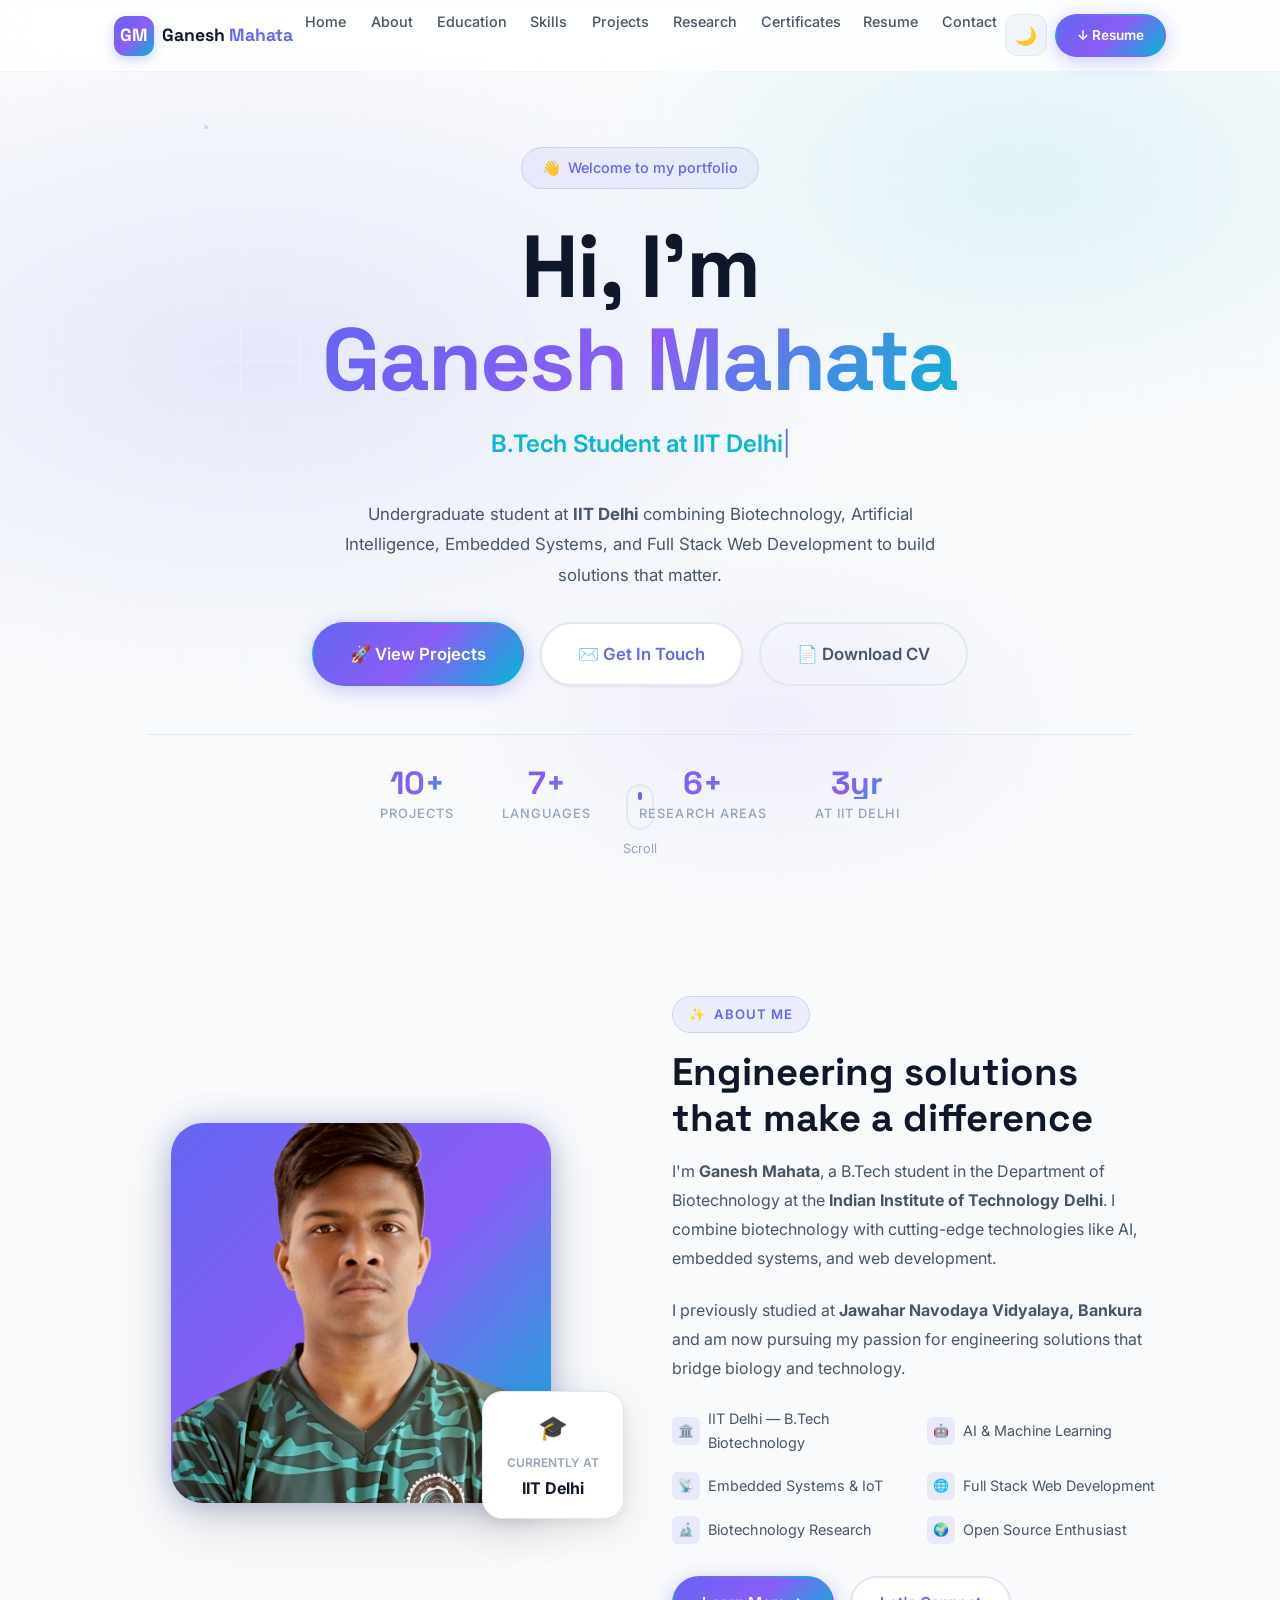
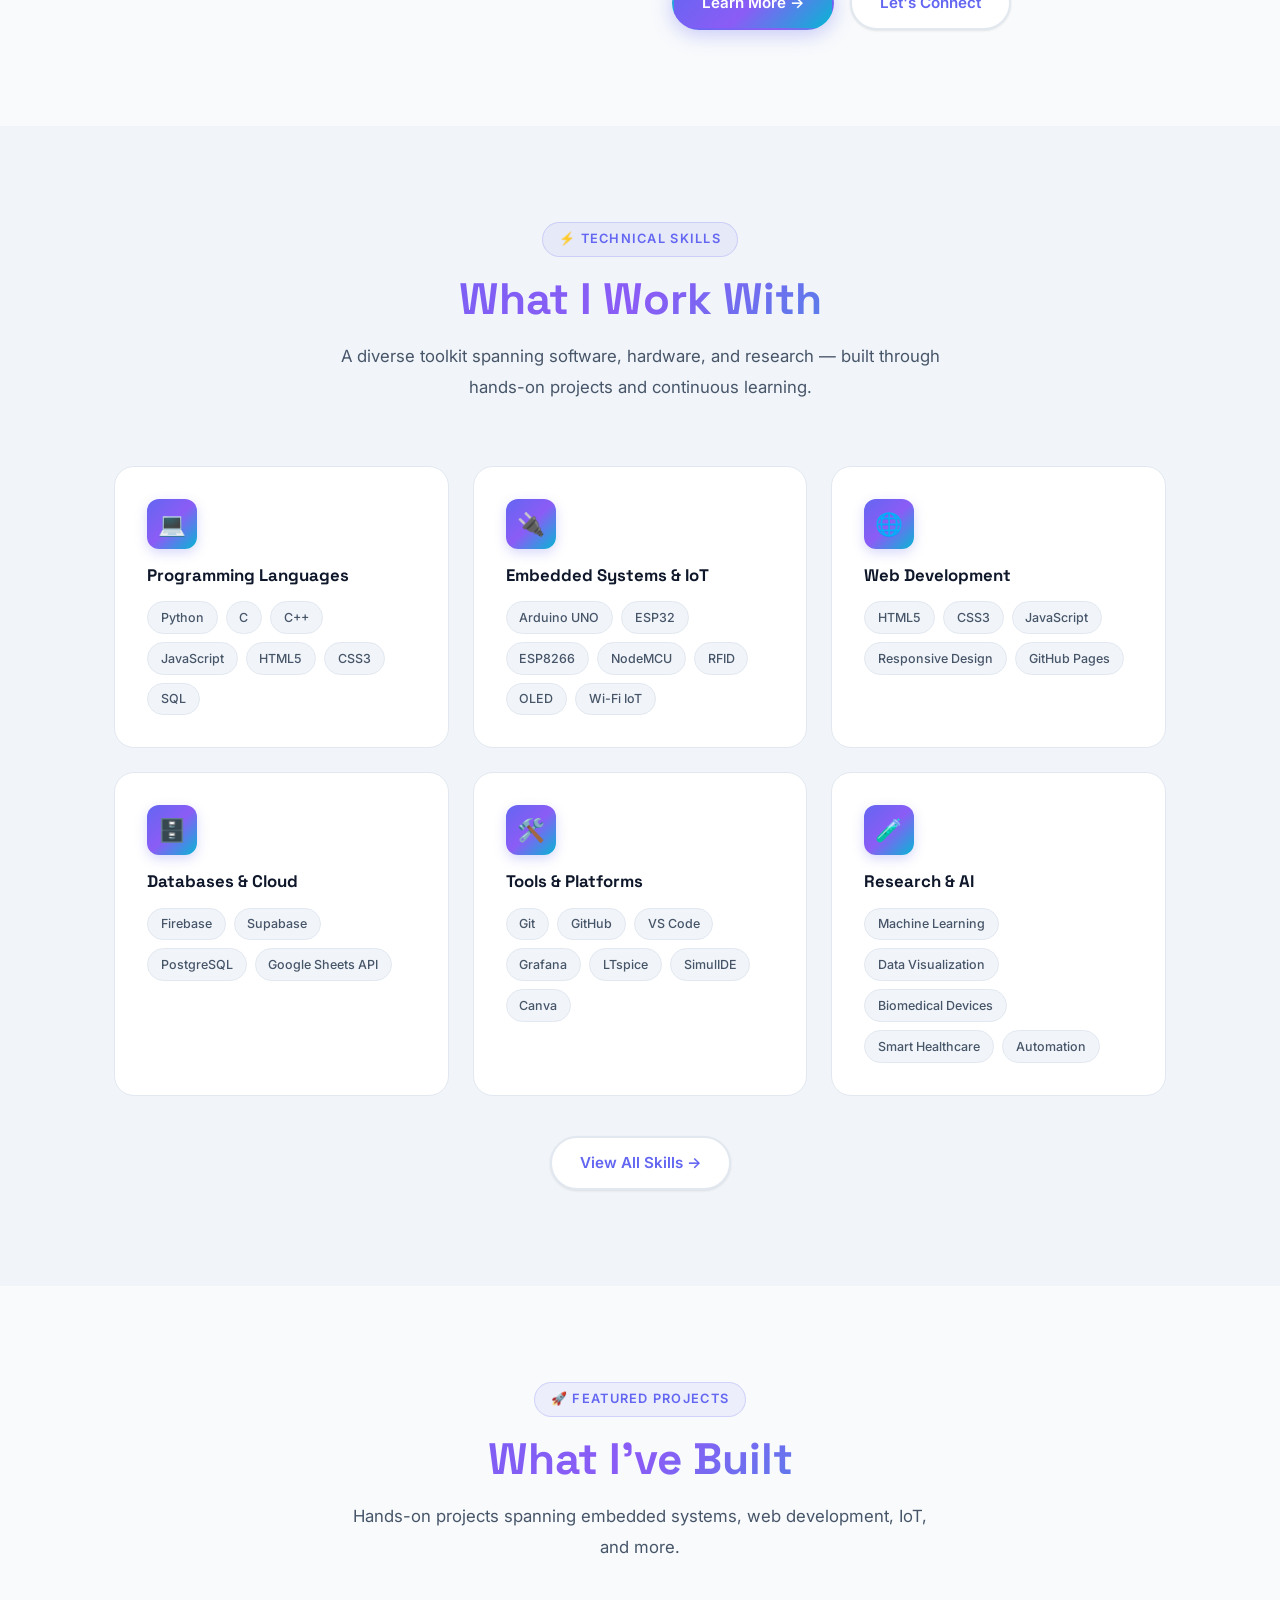
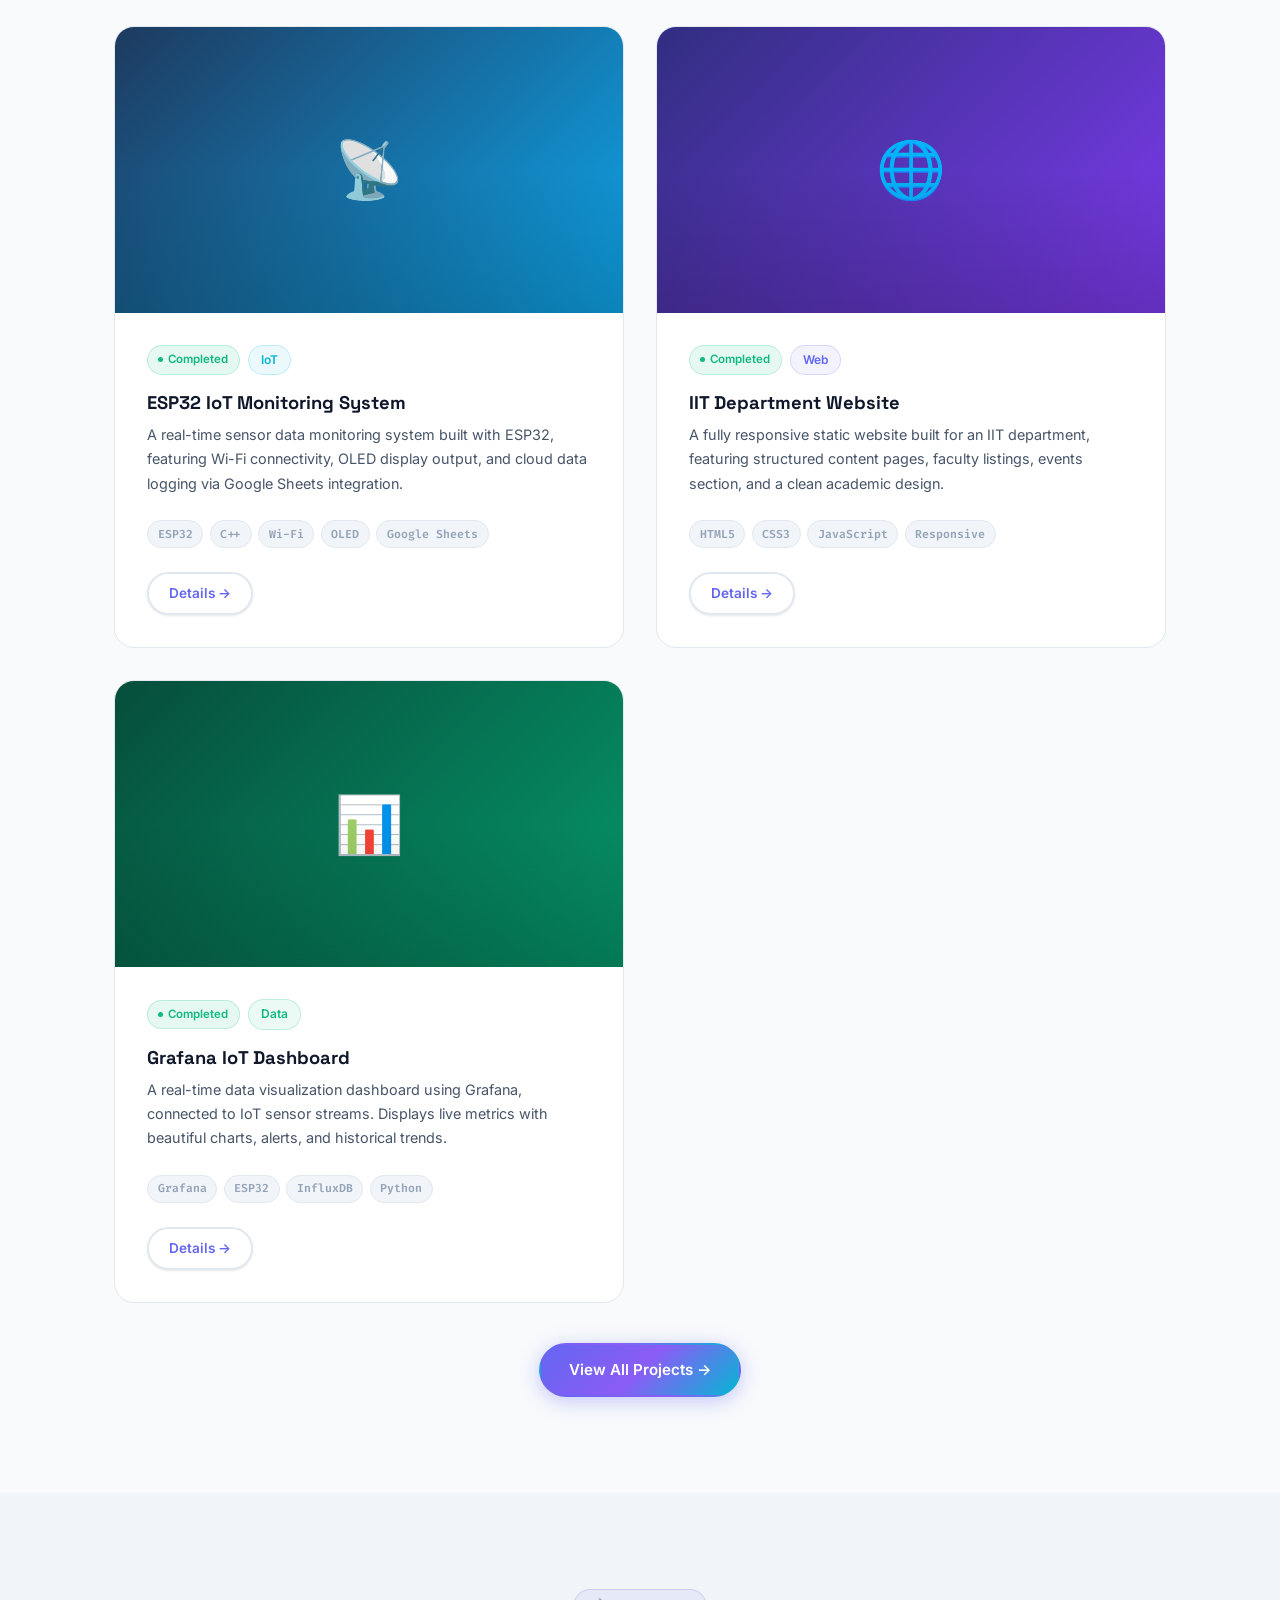
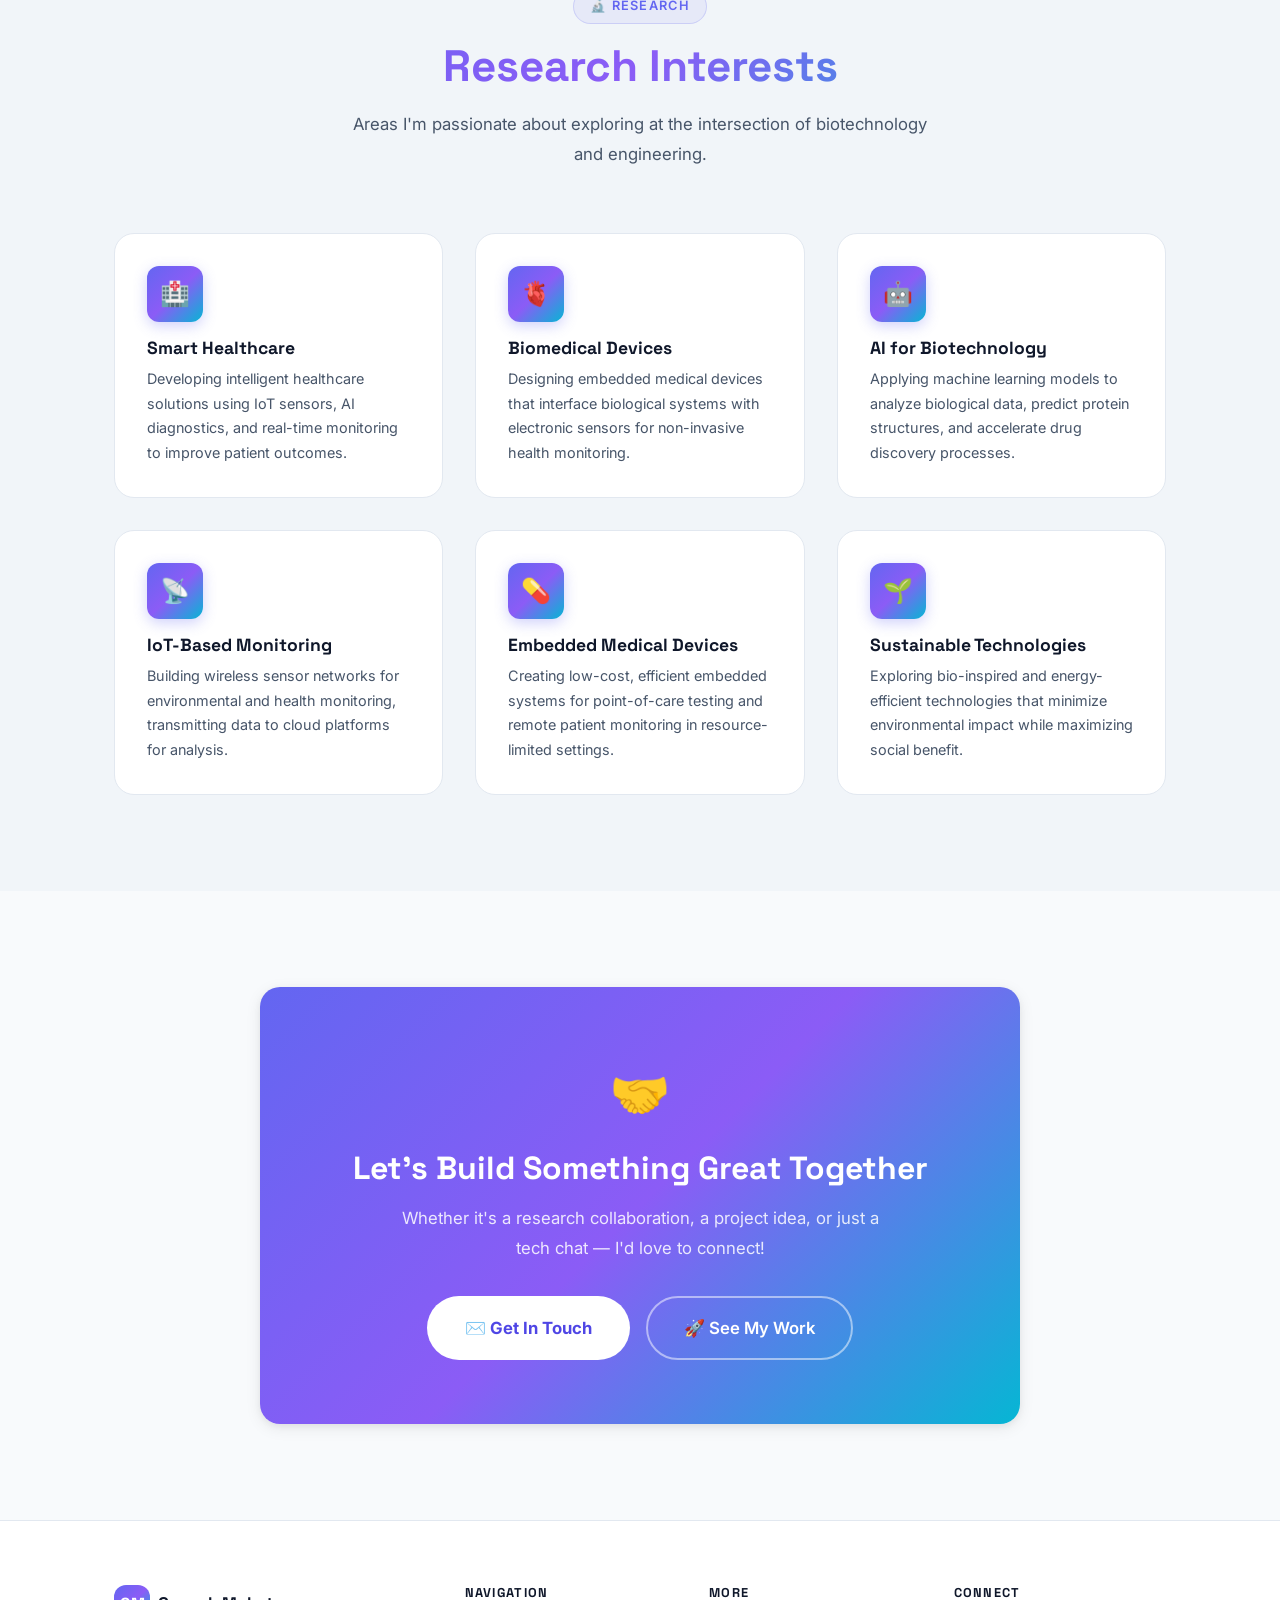
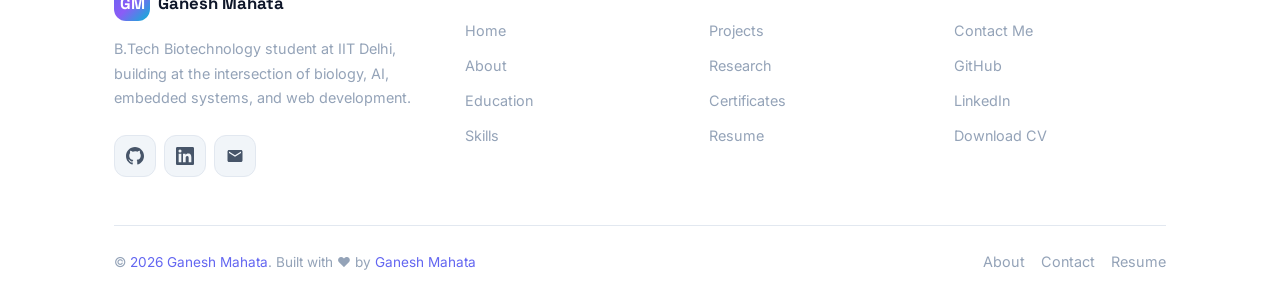
<file: index.html>
<!DOCTYPE html>
<html lang="en" data-theme="light">
<head>
  <meta charset="UTF-8" />
  <meta name="viewport" content="width=device-width, initial-scale=1.0" />

  <!-- Primary SEO -->
  <title>Ganesh Mahata — B.Tech Biotechnology | IIT Delhi | Portfolio</title>
  <meta name="description" content="Portfolio of Ganesh Mahata, B.Tech Biotechnology student at IIT Delhi. Passionate about AI, Embedded Systems, IoT, and Full Stack Web Development." />
  <meta name="keywords" content="Ganesh Mahata, IIT Delhi, Biotechnology, AI, Embedded Systems, IoT, Web Development, Portfolio" />
  <meta name="author" content="Ganesh Mahata" />
  <meta name="robots" content="index, follow" />
  <link rel="canonical" href="https://MahataG.github.io/" />

  <!-- Open Graph -->
  <meta property="og:type"        content="website" />
  <meta property="og:url"         content="https://MahataG.github.io/" />
  <meta property="og:title"       content="Ganesh Mahata — Portfolio" />
  <meta property="og:description" content="B.Tech Biotechnology student at IIT Delhi interested in AI, IoT, Embedded Systems, and Web Development." />
  <meta property="og:image"       content="https://MahataG.github.io/assets/images/og-image.png" />

  <!-- Twitter Card -->
  <meta name="twitter:card"        content="summary_large_image" />
  <meta name="twitter:title"       content="Ganesh Mahata — Portfolio" />
  <meta name="twitter:description" content="B.Tech Biotechnology at IIT Delhi | AI · IoT · Web Dev" />

  <!-- Favicon -->
  <link rel="icon" type="image/x-icon" href="favicon.ico" />
  <link rel="apple-touch-icon"         href="assets/icons/apple-touch-icon.png" />

  <!-- Preconnect for fonts -->
  <link rel="preconnect" href="https://fonts.googleapis.com" />
  <link rel="preconnect" href="https://fonts.gstatic.com" crossorigin />

  <!-- Stylesheets -->
  <link rel="stylesheet" href="css/style.css" />
  <link rel="stylesheet" href="css/dark.css" />
  <link rel="stylesheet" href="css/responsive.css" />

  <!-- Theme script — MUST be first to avoid FOUC -->
  <script src="js/theme.js"></script>

  <!-- Structured Data -->
  <script type="application/ld+json">
  {
    "@context": "https://schema.org",
    "@type": "Person",
    "name": "Ganesh Mahata",
    "url": "https://MahataG.github.io/",
    "jobTitle": "Undergraduate Student — B.Tech Biotechnology",
    "affiliation": {
      "@type": "EducationalOrganization",
      "name": "Indian Institute of Technology Delhi"
    },
    "knowsAbout": ["Biotechnology","Artificial Intelligence","Embedded Systems","IoT","Web Development"],
    "alumniOf": {
      "@type": "EducationalOrganization",
      "name": "Jawahar Navodaya Vidyalaya, Bankura"
    }
  }
  </script>
</head>

<body>
  <!-- ═══════════════════════════════════════════════════════════
       PAGE LOADER
  ═══════════════════════════════════════════════════════════ -->
  <div id="page-loader" class="page-loader" aria-hidden="true">
    <div class="loader-content">
      <div class="loader-logo">GM</div>
      <div class="loader-bar"><div class="loader-progress"></div></div>
    </div>
  </div>

  <!-- ═══════════════════════════════════════════════════════════
       NAVIGATION
  ═══════════════════════════════════════════════════════════ -->
  <nav class="navbar" role="navigation" aria-label="Main navigation">
    <div class="nav-container">
      <!-- Logo -->
      <a href="index.html" class="nav-logo" aria-label="Ganesh Mahata Home">
        <div class="nav-logo-icon" aria-hidden="true">GM</div>
        <span class="nav-logo-text">Ganesh <span>Mahata</span></span>
      </a>

      <!-- Desktop Nav Links -->
      <ul class="nav-menu" role="list">
        <li><a href="index.html"                  class="nav-link active" aria-current="page">Home</a></li>
        <li><a href="pages/about.html"            class="nav-link">About</a></li>
        <li><a href="pages/about.html#education"  class="nav-link">Education</a></li>
        <li><a href="pages/about.html#skills"     class="nav-link">Skills</a></li>
        <li><a href="pages/projects.html"         class="nav-link">Projects</a></li>
        <li><a href="pages/about.html#research"   class="nav-link">Research</a></li>
        <li><a href="pages/about.html#certs"      class="nav-link">Certificates</a></li>
        <li><a href="pages/resume.html"           class="nav-link">Resume</a></li>
        <li><a href="pages/contact.html"          class="nav-link">Contact</a></li>
      </ul>

      <!-- Actions -->
      <div class="nav-actions">
        <button class="theme-toggle" id="theme-toggle-desktop" aria-label="Toggle theme">
          <span class="icon-moon" aria-hidden="true">🌙</span>
          <span class="icon-sun"  aria-hidden="true">☀️</span>
        </button>

        <a href="assets/resume/Ganesh_Mahata_CV.pdf" class="btn btn-primary btn-sm"
           download="Ganesh_Mahata_CV.pdf" data-resume-download
           aria-label="Download Resume">
          ↓ Resume
        </a>

        <button class="hamburger" id="hamburger"
                aria-label="Open menu" aria-expanded="false" aria-controls="mobile-nav">
          <span></span><span></span><span></span>
        </button>
      </div>
    </div>
  </nav>

  <!-- Mobile Nav -->
  <nav id="mobile-nav" class="mobile-nav" aria-label="Mobile navigation">
    <ul class="mobile-nav-links" role="list">
      <li><a href="index.html"                  class="mobile-nav-link">🏠 Home</a></li>
      <li><a href="pages/about.html"            class="mobile-nav-link">👤 About</a></li>
      <li><a href="pages/about.html#education"  class="mobile-nav-link">🎓 Education</a></li>
      <li><a href="pages/about.html#skills"     class="mobile-nav-link">⚡ Skills</a></li>
      <li><a href="pages/projects.html"         class="mobile-nav-link">🚀 Projects</a></li>
      <li><a href="pages/about.html#research"   class="mobile-nav-link">🔬 Research</a></li>
      <li><a href="pages/about.html#certs"      class="mobile-nav-link">🏆 Certificates</a></li>
      <li><a href="pages/resume.html"           class="mobile-nav-link">📄 Resume</a></li>
      <li><a href="pages/contact.html"          class="mobile-nav-link">✉️ Contact</a></li>
    </ul>
  </nav>

  <main id="main-content">

    <!-- ═══════════════════════════════════════════════════════════
         HERO SECTION
    ═══════════════════════════════════════════════════════════ -->
    <section id="home" class="hero" aria-labelledby="hero-name">
      <div class="hero-bg" aria-hidden="true"></div>
      <div class="hero-grid" aria-hidden="true"></div>
      <canvas id="particles-canvas" aria-hidden="true"></canvas>

      <div class="container">
        <div class="hero-content">
          <!-- Greeting -->
          <div class="hero-greeting" aria-hidden="true">
            <span class="emoji">👋</span> Welcome to my portfolio
          </div>

          <!-- Name -->
          <h1 id="hero-name" class="hero-name">
            Hi, I'm<br>
            <span class="name-highlight">Ganesh Mahata</span>
          </h1>

          <!-- Typed Roles -->
          <p class="hero-roles">
            <span class="typed-text"
                  data-phrases='["B.Tech Student at IIT Delhi","Biotechnology Enthusiast","Embedded Systems Developer","IoT & Automation Builder","Full Stack Web Developer","AI & ML Learner"]'></span><span
                  class="typed-cursor" aria-hidden="true">|</span>
          </p>

          <!-- Description -->
          <p class="hero-desc">
            Undergraduate student at <strong>IIT Delhi</strong> combining
            Biotechnology, Artificial Intelligence, Embedded Systems, and
            Full Stack Web Development to build solutions that matter.
          </p>

          <!-- CTA Buttons -->
          <div class="hero-actions">
            <a href="pages/projects.html" class="btn btn-primary btn-lg">
              🚀 View Projects
            </a>
            <a href="pages/contact.html" class="btn btn-secondary btn-lg">
              ✉️ Get In Touch
            </a>
            <a href="assets/resume/Ganesh_Mahata_CV.pdf"
               class="btn btn-ghost btn-lg"
               download="Ganesh_Mahata_CV.pdf"
               data-resume-download>
              📄 Download CV
            </a>
          </div>

          <!-- Stats -->
          <div class="hero-stats">
            <div class="hero-stat">
              <div class="hero-stat-number" data-count="10" data-suffix="+">0</div>
              <div class="hero-stat-label">Projects</div>
            </div>
            <div class="hero-stat">
              <div class="hero-stat-number" data-count="7" data-suffix="+">0</div>
              <div class="hero-stat-label">Languages</div>
            </div>
            <div class="hero-stat">
              <div class="hero-stat-number" data-count="6" data-suffix="+">0</div>
              <div class="hero-stat-label">Research Areas</div>
            </div>
            <div class="hero-stat">
              <div class="hero-stat-number" data-count="3" data-suffix="yr">0</div>
              <div class="hero-stat-label">At IIT Delhi</div>
            </div>
          </div>
        </div>
      </div>

      <!-- Scroll indicator -->
      <div class="hero-scroll" aria-hidden="true">
        <div class="hero-scroll-icon">
          <div class="hero-scroll-dot"></div>
        </div>
        <span>Scroll</span>
      </div>
    </section>

    <!-- ═══════════════════════════════════════════════════════════
         ABOUT PREVIEW
    ═══════════════════════════════════════════════════════════ -->
    <section id="about-preview" class="section" aria-labelledby="about-heading">
      <div class="container">
        <div class="about-preview">
          <!-- Left: Avatar -->
          <div class="about-image-wrapper reveal-left">
            <img src="assets/images/profile.png" alt="Ganesh Mahata" class="about-avatar" style="object-fit: cover;">
            <div class="about-badge">
              <div class="about-badge-icon">🎓</div>
              <div class="about-badge-text">Currently at</div>
              <div class="about-badge-value">IIT Delhi</div>
            </div>
          </div>

          <!-- Right: Info -->
          <div class="about-info reveal-right">
            <div class="about-info-tag">
              <span>✨</span> About Me
            </div>
            <h2 id="about-heading">
              Engineering solutions that make a difference
            </h2>
            <p>
              I'm <strong>Ganesh Mahata</strong>, a B.Tech student in the Department of
              Biotechnology at the <strong>Indian Institute of Technology Delhi</strong>.
              I combine biotechnology with cutting-edge technologies like AI, embedded
              systems, and web development.
            </p>
            <p>
              I previously studied at <strong>Jawahar Navodaya Vidyalaya, Bankura</strong>
              and am now pursuing my passion for engineering solutions that bridge
              biology and technology.
            </p>

            <div class="about-highlights">
              <div class="about-highlight-item">
                <div class="about-highlight-icon">🏛️</div>
                <span>IIT Delhi — B.Tech Biotechnology</span>
              </div>
              <div class="about-highlight-item">
                <div class="about-highlight-icon">🤖</div>
                <span>AI &amp; Machine Learning</span>
              </div>
              <div class="about-highlight-item">
                <div class="about-highlight-icon">📡</div>
                <span>Embedded Systems &amp; IoT</span>
              </div>
              <div class="about-highlight-item">
                <div class="about-highlight-icon">🌐</div>
                <span>Full Stack Web Development</span>
              </div>
              <div class="about-highlight-item">
                <div class="about-highlight-icon">🔬</div>
                <span>Biotechnology Research</span>
              </div>
              <div class="about-highlight-item">
                <div class="about-highlight-icon">🌍</div>
                <span>Open Source Enthusiast</span>
              </div>
            </div>

            <div class="flex gap-md" style="flex-wrap:wrap;">
              <a href="pages/about.html" class="btn btn-primary">Learn More →</a>
              <a href="pages/contact.html" class="btn btn-secondary">Let's Connect</a>
            </div>
          </div>
        </div>
      </div>
    </section>

    <!-- ═══════════════════════════════════════════════════════════
         SKILLS PREVIEW
    ═══════════════════════════════════════════════════════════ -->
    <section id="skills-preview" class="section" style="background: var(--bg-elevated);" aria-labelledby="skills-heading">
      <div class="container">
        <div class="section-header">
          <div class="section-tag">⚡ Technical Skills</div>
          <h2 id="skills-heading" class="section-title">What I Work With</h2>
          <p class="section-subtitle">
            A diverse toolkit spanning software, hardware, and research — built through
            hands-on projects and continuous learning.
          </p>
        </div>

        <div class="skills-grid">
          <!-- Programming Languages -->
          <div class="skill-category-card reveal delay-1">
            <div class="skill-category-icon" aria-hidden="true">💻</div>
            <h3 class="skill-category-name">Programming Languages</h3>
            <div class="skill-tags">
              <span class="skill-tag">Python</span>
              <span class="skill-tag">C</span>
              <span class="skill-tag">C++</span>
              <span class="skill-tag">JavaScript</span>
              <span class="skill-tag">HTML5</span>
              <span class="skill-tag">CSS3</span>
              <span class="skill-tag">SQL</span>
            </div>
          </div>

          <!-- Embedded Systems -->
          <div class="skill-category-card reveal delay-2">
            <div class="skill-category-icon" aria-hidden="true">🔌</div>
            <h3 class="skill-category-name">Embedded Systems &amp; IoT</h3>
            <div class="skill-tags">
              <span class="skill-tag">Arduino UNO</span>
              <span class="skill-tag">ESP32</span>
              <span class="skill-tag">ESP8266</span>
              <span class="skill-tag">NodeMCU</span>
              <span class="skill-tag">RFID</span>
              <span class="skill-tag">OLED</span>
              <span class="skill-tag">Wi-Fi IoT</span>
            </div>
          </div>

          <!-- Web Development -->
          <div class="skill-category-card reveal delay-3">
            <div class="skill-category-icon" aria-hidden="true">🌐</div>
            <h3 class="skill-category-name">Web Development</h3>
            <div class="skill-tags">
              <span class="skill-tag">HTML5</span>
              <span class="skill-tag">CSS3</span>
              <span class="skill-tag">JavaScript</span>
              <span class="skill-tag">Responsive Design</span>
              <span class="skill-tag">GitHub Pages</span>
            </div>
          </div>

          <!-- Databases -->
          <div class="skill-category-card reveal delay-4">
            <div class="skill-category-icon" aria-hidden="true">🗄️</div>
            <h3 class="skill-category-name">Databases &amp; Cloud</h3>
            <div class="skill-tags">
              <span class="skill-tag">Firebase</span>
              <span class="skill-tag">Supabase</span>
              <span class="skill-tag">PostgreSQL</span>
              <span class="skill-tag">Google Sheets API</span>
            </div>
          </div>

          <!-- Tools -->
          <div class="skill-category-card reveal delay-5">
            <div class="skill-category-icon" aria-hidden="true">🛠️</div>
            <h3 class="skill-category-name">Tools &amp; Platforms</h3>
            <div class="skill-tags">
              <span class="skill-tag">Git</span>
              <span class="skill-tag">GitHub</span>
              <span class="skill-tag">VS Code</span>
              <span class="skill-tag">Grafana</span>
              <span class="skill-tag">LTspice</span>
              <span class="skill-tag">SimulIDE</span>
              <span class="skill-tag">Canva</span>
            </div>
          </div>

          <!-- Interests -->
          <div class="skill-category-card reveal delay-6">
            <div class="skill-category-icon" aria-hidden="true">🧪</div>
            <h3 class="skill-category-name">Research &amp; AI</h3>
            <div class="skill-tags">
              <span class="skill-tag">Machine Learning</span>
              <span class="skill-tag">Data Visualization</span>
              <span class="skill-tag">Biomedical Devices</span>
              <span class="skill-tag">Smart Healthcare</span>
              <span class="skill-tag">Automation</span>
            </div>
          </div>
        </div>

        <div class="text-center" style="margin-top: 2.5rem;">
          <a href="pages/about.html#skills" class="btn btn-secondary">
            View All Skills →
          </a>
        </div>
      </div>
    </section>

    <!-- ═══════════════════════════════════════════════════════════
         FEATURED PROJECTS PREVIEW
    ═══════════════════════════════════════════════════════════ -->
    <section id="projects-preview" class="section" aria-labelledby="projects-heading">
      <div class="container">
        <div class="section-header">
          <div class="section-tag">🚀 Featured Projects</div>
          <h2 id="projects-heading" class="section-title">What I've Built</h2>
          <p class="section-subtitle">
            Hands-on projects spanning embedded systems, web development, IoT, and more.
          </p>
        </div>

        <div class="projects-grid">
          <!-- Project 1 -->
          <article class="project-card reveal delay-1" data-category="embedded">
            <div class="project-thumbnail" style="background: linear-gradient(135deg,#1e3a5f,#0ea5e9);">
              📡
            </div>
            <div class="project-body">
              <div class="project-meta">
                <span class="project-status"><span class="dot"></span>Completed</span>
                <span class="badge badge-secondary">IoT</span>
              </div>
              <h3 class="project-title">ESP32 IoT Monitoring System</h3>
              <p class="project-desc">
                A real-time sensor data monitoring system built with ESP32, featuring
                Wi-Fi connectivity, OLED display output, and cloud data logging via
                Google Sheets integration.
              </p>
              <div class="project-tech">
                <span class="tech-tag">ESP32</span>
                <span class="tech-tag">C++</span>
                <span class="tech-tag">Wi-Fi</span>
                <span class="tech-tag">OLED</span>
                <span class="tech-tag">Google Sheets</span>
              </div>
              <div class="project-links">
                <a href="pages/projects.html" class="btn btn-secondary btn-sm">Details →</a>
              </div>
            </div>
          </article>

          <!-- Project 2 -->
          <article class="project-card reveal delay-2" data-category="web">
            <div class="project-thumbnail" style="background: linear-gradient(135deg,#312e81,#7c3aed);">
              🌐
            </div>
            <div class="project-body">
              <div class="project-meta">
                <span class="project-status"><span class="dot"></span>Completed</span>
                <span class="badge">Web</span>
              </div>
              <h3 class="project-title">IIT Department Website</h3>
              <p class="project-desc">
                A fully responsive static website built for an IIT department, featuring
                structured content pages, faculty listings, events section, and a
                clean academic design.
              </p>
              <div class="project-tech">
                <span class="tech-tag">HTML5</span>
                <span class="tech-tag">CSS3</span>
                <span class="tech-tag">JavaScript</span>
                <span class="tech-tag">Responsive</span>
              </div>
              <div class="project-links">
                <a href="pages/projects.html" class="btn btn-secondary btn-sm">Details →</a>
              </div>
            </div>
          </article>

          <!-- Project 3 -->
          <article class="project-card reveal delay-3" data-category="data">
            <div class="project-thumbnail" style="background: linear-gradient(135deg,#064e3b,#059669);">
              📊
            </div>
            <div class="project-body">
              <div class="project-meta">
                <span class="project-status"><span class="dot"></span>Completed</span>
                <span class="badge badge-success">Data</span>
              </div>
              <h3 class="project-title">Grafana IoT Dashboard</h3>
              <p class="project-desc">
                A real-time data visualization dashboard using Grafana, connected to
                IoT sensor streams. Displays live metrics with beautiful charts,
                alerts, and historical trends.
              </p>
              <div class="project-tech">
                <span class="tech-tag">Grafana</span>
                <span class="tech-tag">ESP32</span>
                <span class="tech-tag">InfluxDB</span>
                <span class="tech-tag">Python</span>
              </div>
              <div class="project-links">
                <a href="pages/projects.html" class="btn btn-secondary btn-sm">Details →</a>
              </div>
            </div>
          </article>
        </div>

        <div class="text-center" style="margin-top: 2.5rem;">
          <a href="pages/projects.html" class="btn btn-primary">
            View All Projects →
          </a>
        </div>
      </div>
    </section>

    <!-- ═══════════════════════════════════════════════════════════
         RESEARCH INTERESTS PREVIEW
    ═══════════════════════════════════════════════════════════ -->
    <section id="research-preview" class="section" style="background: var(--bg-elevated);" aria-labelledby="research-heading">
      <div class="container">
        <div class="section-header">
          <div class="section-tag">🔬 Research</div>
          <h2 id="research-heading" class="section-title">Research Interests</h2>
          <p class="section-subtitle">
            Areas I'm passionate about exploring at the intersection of biotechnology
            and engineering.
          </p>
        </div>

        <div class="research-grid">
          <div class="research-card reveal delay-1">
            <div class="research-icon" aria-hidden="true">🏥</div>
            <h3 class="research-title">Smart Healthcare</h3>
            <p class="research-desc">
              Developing intelligent healthcare solutions using IoT sensors, AI diagnostics,
              and real-time monitoring to improve patient outcomes.
            </p>
          </div>

          <div class="research-card reveal delay-2">
            <div class="research-icon" aria-hidden="true">🫀</div>
            <h3 class="research-title">Biomedical Devices</h3>
            <p class="research-desc">
              Designing embedded medical devices that interface biological systems with
              electronic sensors for non-invasive health monitoring.
            </p>
          </div>

          <div class="research-card reveal delay-3">
            <div class="research-icon" aria-hidden="true">🤖</div>
            <h3 class="research-title">AI for Biotechnology</h3>
            <p class="research-desc">
              Applying machine learning models to analyze biological data, predict
              protein structures, and accelerate drug discovery processes.
            </p>
          </div>

          <div class="research-card reveal delay-4">
            <div class="research-icon" aria-hidden="true">📡</div>
            <h3 class="research-title">IoT-Based Monitoring</h3>
            <p class="research-desc">
              Building wireless sensor networks for environmental and health monitoring,
              transmitting data to cloud platforms for analysis.
            </p>
          </div>

          <div class="research-card reveal delay-5">
            <div class="research-icon" aria-hidden="true">💊</div>
            <h3 class="research-title">Embedded Medical Devices</h3>
            <p class="research-desc">
              Creating low-cost, efficient embedded systems for point-of-care testing
              and remote patient monitoring in resource-limited settings.
            </p>
          </div>

          <div class="research-card reveal delay-6">
            <div class="research-icon" aria-hidden="true">🌱</div>
            <h3 class="research-title">Sustainable Technologies</h3>
            <p class="research-desc">
              Exploring bio-inspired and energy-efficient technologies that minimize
              environmental impact while maximizing social benefit.
            </p>
          </div>
        </div>
      </div>
    </section>

    <!-- ═══════════════════════════════════════════════════════════
         CTA SECTION
    ═══════════════════════════════════════════════════════════ -->
    <section id="cta" class="section" aria-labelledby="cta-heading">
      <div class="container">
        <div class="card card-elevated text-center reveal" style="
          background: var(--gradient-primary);
          border: none;
          max-width: 760px;
          margin: 0 auto;
          padding: 4rem 3rem;
        ">
          <div style="font-size: 3rem; margin-bottom: 1rem;">🤝</div>
          <h2 id="cta-heading" style="color: white; font-size: 2rem; margin-bottom: 1rem;">
            Let's Build Something Great Together
          </h2>
          <p style="color: rgba(255,255,255,0.85); max-width: 500px; margin: 0 auto 2rem; font-size: 1.05rem;">
            Whether it's a research collaboration, a project idea, or just a tech chat —
            I'd love to connect!
          </p>
          <div class="flex flex-center gap-md" style="flex-wrap:wrap;">
            <a href="pages/contact.html"
               class="btn btn-lg"
               style="background: white; color: var(--primary-dark); font-weight: 700;">
              ✉️ Get In Touch
            </a>
            <a href="pages/projects.html"
               class="btn btn-ghost btn-lg"
               style="color: white; border-color: rgba(255,255,255,0.5);">
              🚀 See My Work
            </a>
          </div>
        </div>
      </div>
    </section>

  </main>

  <!-- ═══════════════════════════════════════════════════════════
       FOOTER
  ═══════════════════════════════════════════════════════════ -->
  <footer class="footer" role="contentinfo">
    <div class="container">
      <div class="footer-grid">
        <!-- Brand -->
        <div class="footer-brand">
          <a href="index.html" class="footer-logo" aria-label="Home">
            <div class="footer-logo-icon">GM</div>
            <span class="footer-logo-text">Ganesh Mahata</span>
          </a>
          <p class="footer-tagline">
            B.Tech Biotechnology student at IIT Delhi, building at the intersection of
            biology, AI, embedded systems, and web development.
          </p>
          <div class="social-links" aria-label="Social media links">
            <a href="https://github.com/MahataG" target="_blank" rel="noopener noreferrer"
               class="social-link" aria-label="GitHub profile">
              <svg width="18" height="18" viewBox="0 0 24 24" fill="currentColor"><path d="M12 0C5.374 0 0 5.373 0 12c0 5.302 3.438 9.8 8.207 11.387.599.111.793-.261.793-.577v-2.234c-3.338.726-4.033-1.416-4.033-1.416-.546-1.387-1.333-1.756-1.333-1.756-1.089-.745.083-.729.083-.729 1.205.084 1.839 1.237 1.839 1.237 1.07 1.834 2.807 1.304 3.492.997.107-.775.418-1.305.762-1.604-2.665-.305-5.467-1.334-5.467-5.931 0-1.311.469-2.381 1.236-3.221-.124-.303-.535-1.524.117-3.176 0 0 1.008-.322 3.301 1.23A11.509 11.509 0 0 1 12 5.803c1.02.005 2.047.138 3.006.404 2.291-1.552 3.297-1.23 3.297-1.23.653 1.653.242 2.874.118 3.176.77.84 1.235 1.911 1.235 3.221 0 4.609-2.807 5.624-5.479 5.921.43.372.823 1.102.823 2.222v3.293c0 .319.192.694.801.576C20.566 21.797 24 17.3 24 12c0-6.627-5.373-12-12-12z"/></svg>
            </a>
            <a href="https://linkedin.com/in/" target="_blank" rel="noopener noreferrer"
               class="social-link" aria-label="LinkedIn profile">
              <svg width="18" height="18" viewBox="0 0 24 24" fill="currentColor"><path d="M20.447 20.452h-3.554v-5.569c0-1.328-.027-3.037-1.852-3.037-1.853 0-2.136 1.445-2.136 2.939v5.667H9.351V9h3.414v1.561h.046c.477-.9 1.637-1.85 3.37-1.85 3.601 0 4.267 2.37 4.267 5.455v6.286zM5.337 7.433a2.062 2.062 0 0 1-2.063-2.065 2.064 2.064 0 1 1 2.063 2.065zm1.782 13.019H3.555V9h3.564v11.452zM22.225 0H1.771C.792 0 0 .774 0 1.729v20.542C0 23.227.792 24 1.771 24h20.451C23.2 24 24 23.227 24 22.271V1.729C24 .774 23.2 0 22.222 0h.003z"/></svg>
            </a>
            <a href="mailto:iitd.mahata@gmail.com" class="social-link" aria-label="Send email">
              <svg width="18" height="18" viewBox="0 0 24 24" fill="currentColor"><path d="M20 4H4c-1.1 0-2 .9-2 2v12c0 1.1.9 2 2 2h16c1.1 0 2-.9 2-2V6c0-1.1-.9-2-2-2zm0 4l-8 5-8-5V6l8 5 8-5v2z"/></svg>
            </a>
          </div>
        </div>

        <!-- Navigation -->
        <div>
          <h3 class="footer-col-title">Navigation</h3>
          <ul class="footer-links" role="list">
            <li><a href="index.html"                  class="footer-link">Home</a></li>
            <li><a href="pages/about.html"            class="footer-link">About</a></li>
            <li><a href="pages/about.html#education"  class="footer-link">Education</a></li>
            <li><a href="pages/about.html#skills"     class="footer-link">Skills</a></li>
          </ul>
        </div>

        <!-- More -->
        <div>
          <h3 class="footer-col-title">More</h3>
          <ul class="footer-links" role="list">
            <li><a href="pages/projects.html"         class="footer-link">Projects</a></li>
            <li><a href="pages/about.html#research"   class="footer-link">Research</a></li>
            <li><a href="pages/about.html#certs"      class="footer-link">Certificates</a></li>
            <li><a href="pages/resume.html"           class="footer-link">Resume</a></li>
          </ul>
        </div>

        <!-- Connect -->
        <div>
          <h3 class="footer-col-title">Connect</h3>
          <ul class="footer-links" role="list">
            <li><a href="pages/contact.html"          class="footer-link">Contact Me</a></li>
            <li><a href="https://github.com/MahataG" target="_blank" rel="noopener" class="footer-link">GitHub</a></li>
            <li><a href="https://linkedin.com/in/"   target="_blank" rel="noopener" class="footer-link">LinkedIn</a></li>
            <li><a href="assets/resume/Ganesh_Mahata_CV.pdf"
                   download="Ganesh_Mahata_CV.pdf"
                   class="footer-link">Download CV</a></li>
          </ul>
        </div>
      </div>

      <!-- Footer Bottom -->
      <div class="footer-bottom">
        <p class="footer-copy">
          © <span data-year></span> <span>Ganesh Mahata</span>.
          Built with ❤️ by
          <a href="index.html" style="color:var(--primary);">Ganesh Mahata</a>
        </p>
        <div class="flex gap-md">
          <a href="pages/about.html"   class="footer-link">About</a>
          <a href="pages/contact.html" class="footer-link">Contact</a>
          <a href="pages/resume.html"  class="footer-link">Resume</a>
        </div>
      </div>
    </div>
  </footer>

  <!-- Back to Top -->
  <button id="back-to-top" class="back-to-top" aria-label="Back to top">↑</button>

  <!-- Scripts -->
  <script src="js/main.js"></script>
  <script src="js/animation.js"></script>
</body>
</html>
</file>
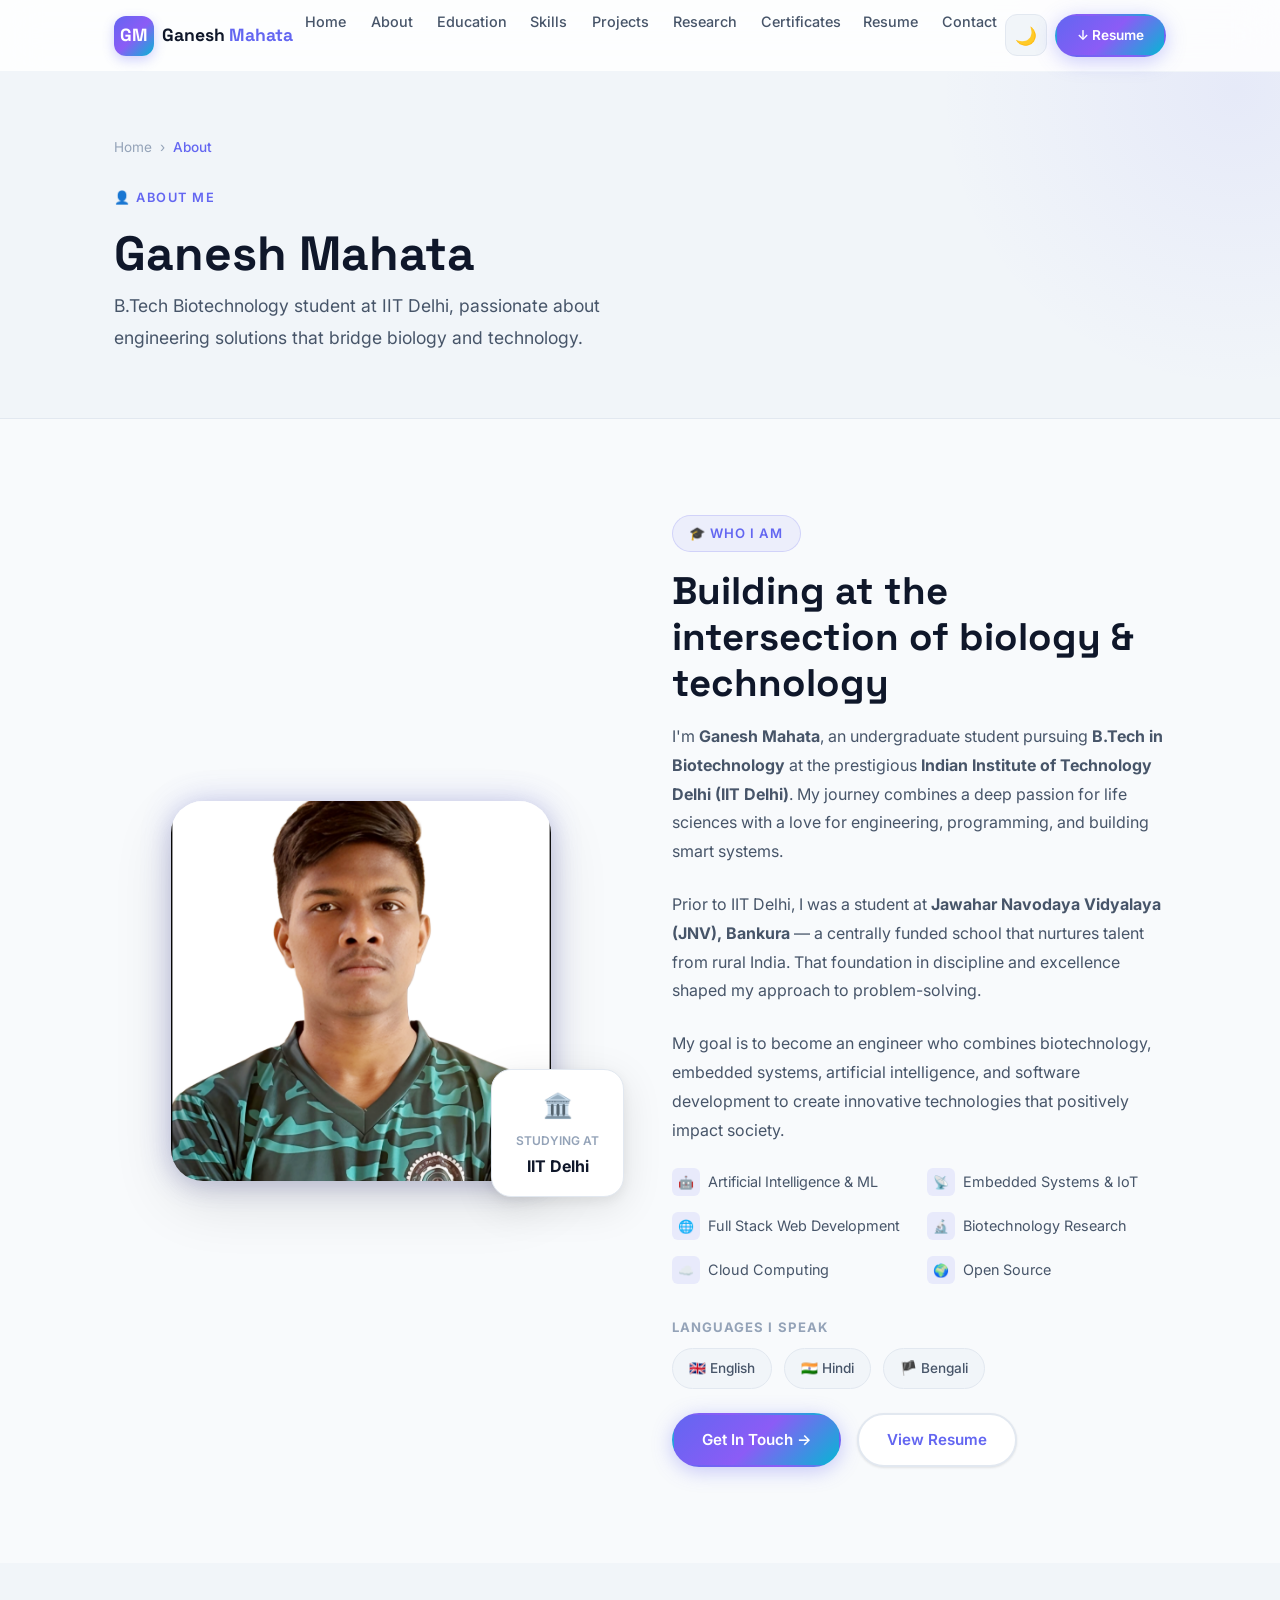
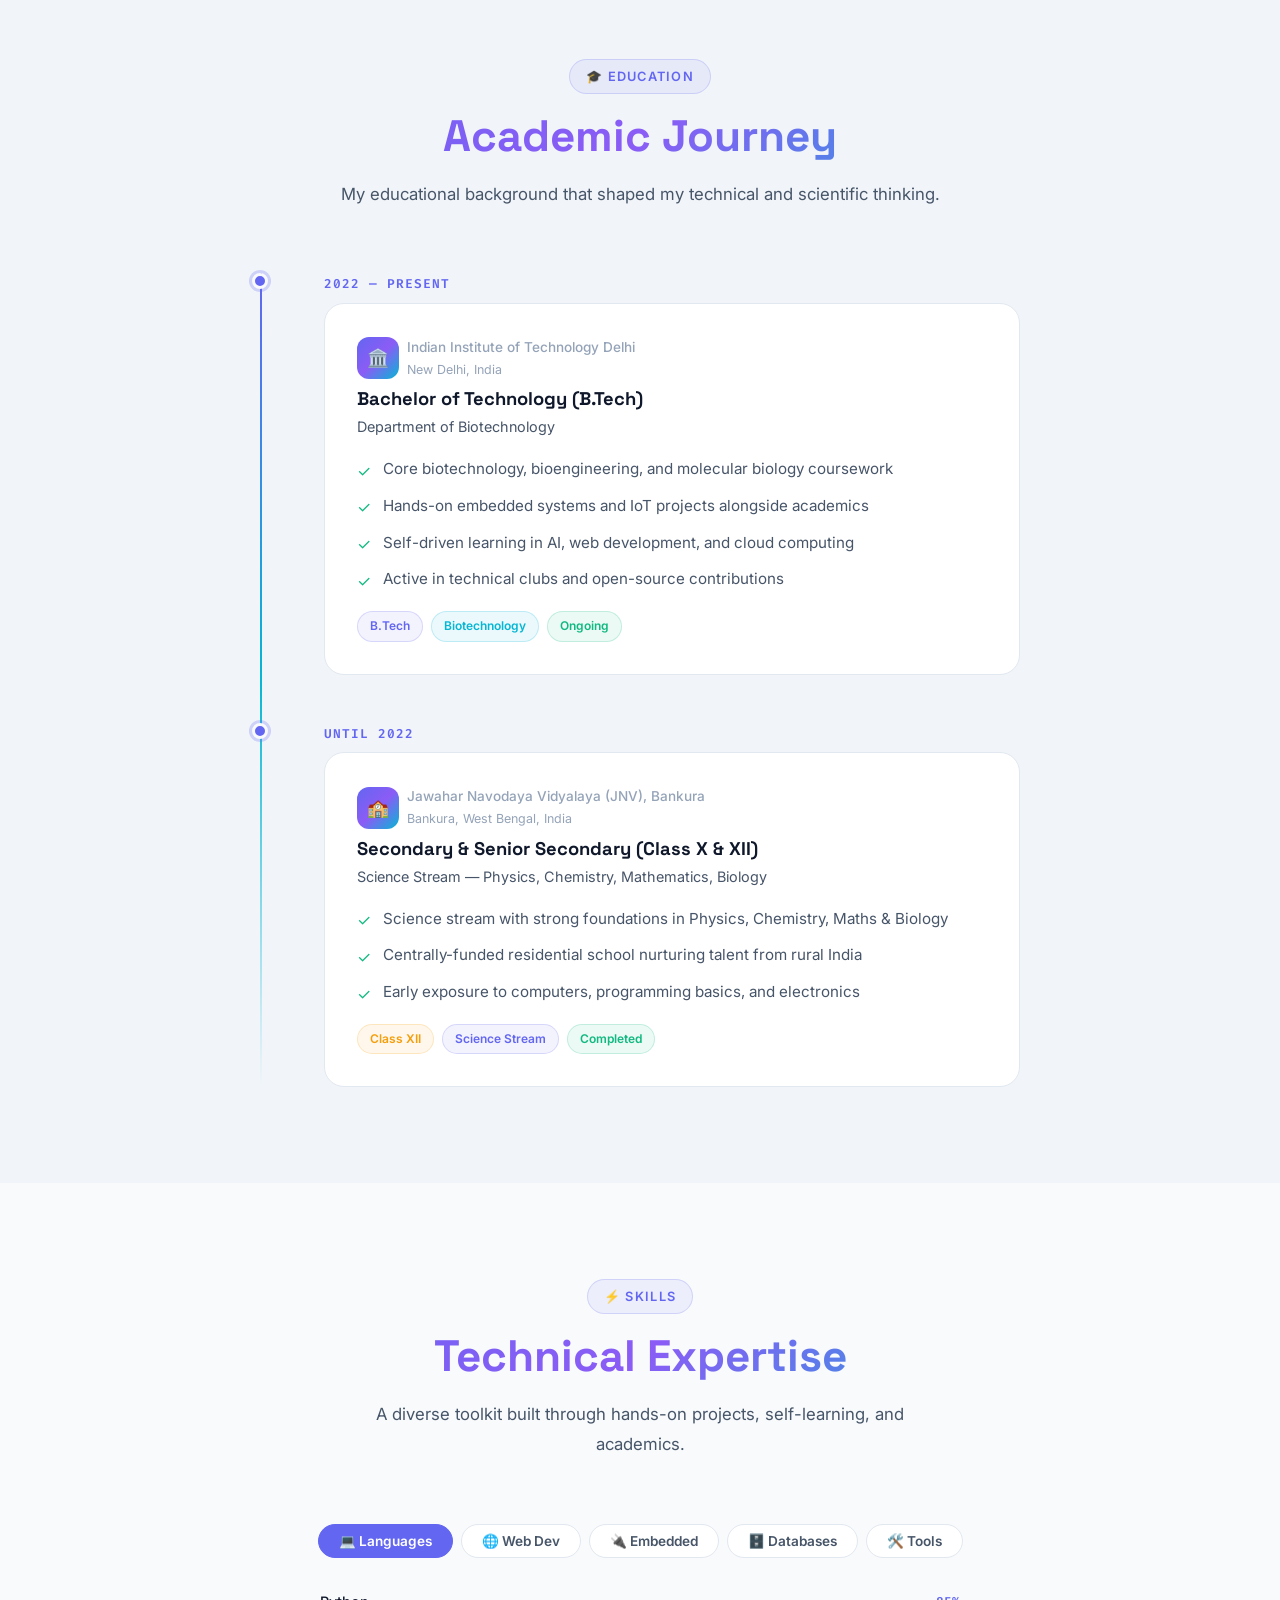
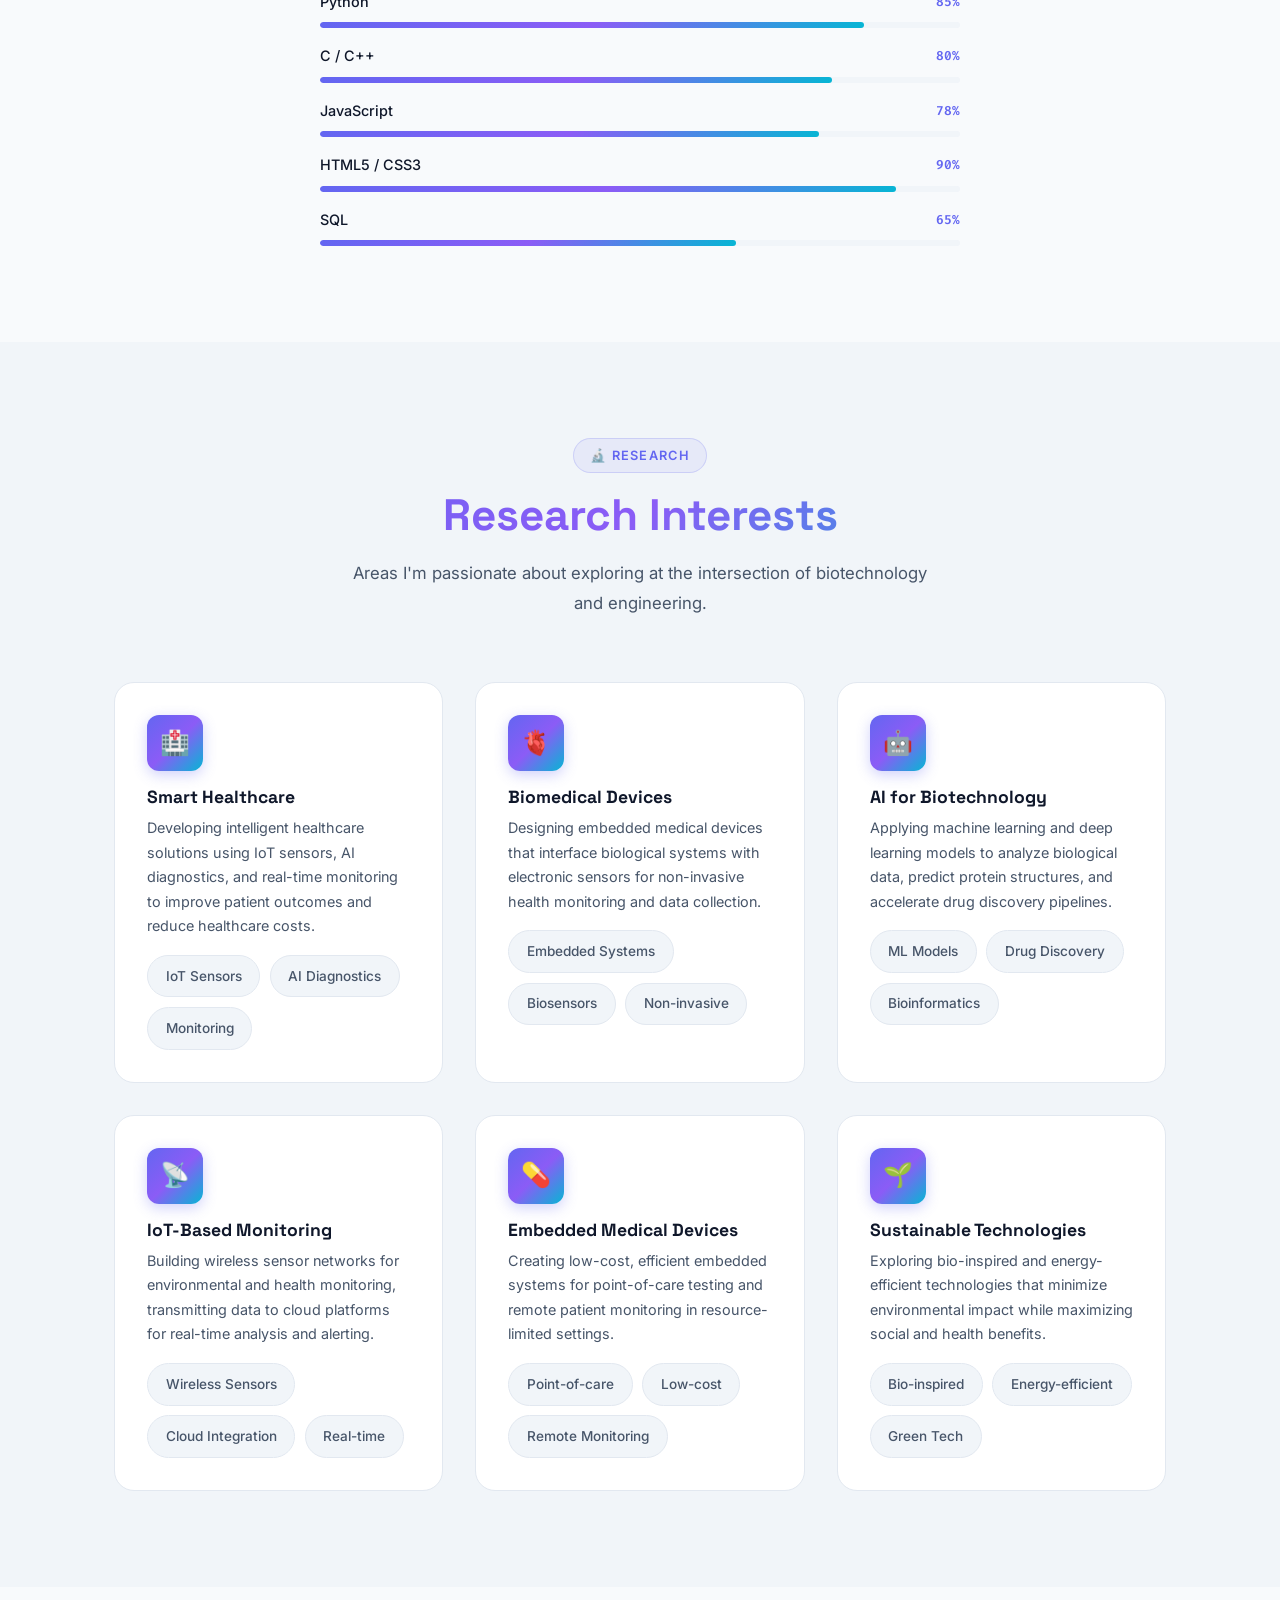
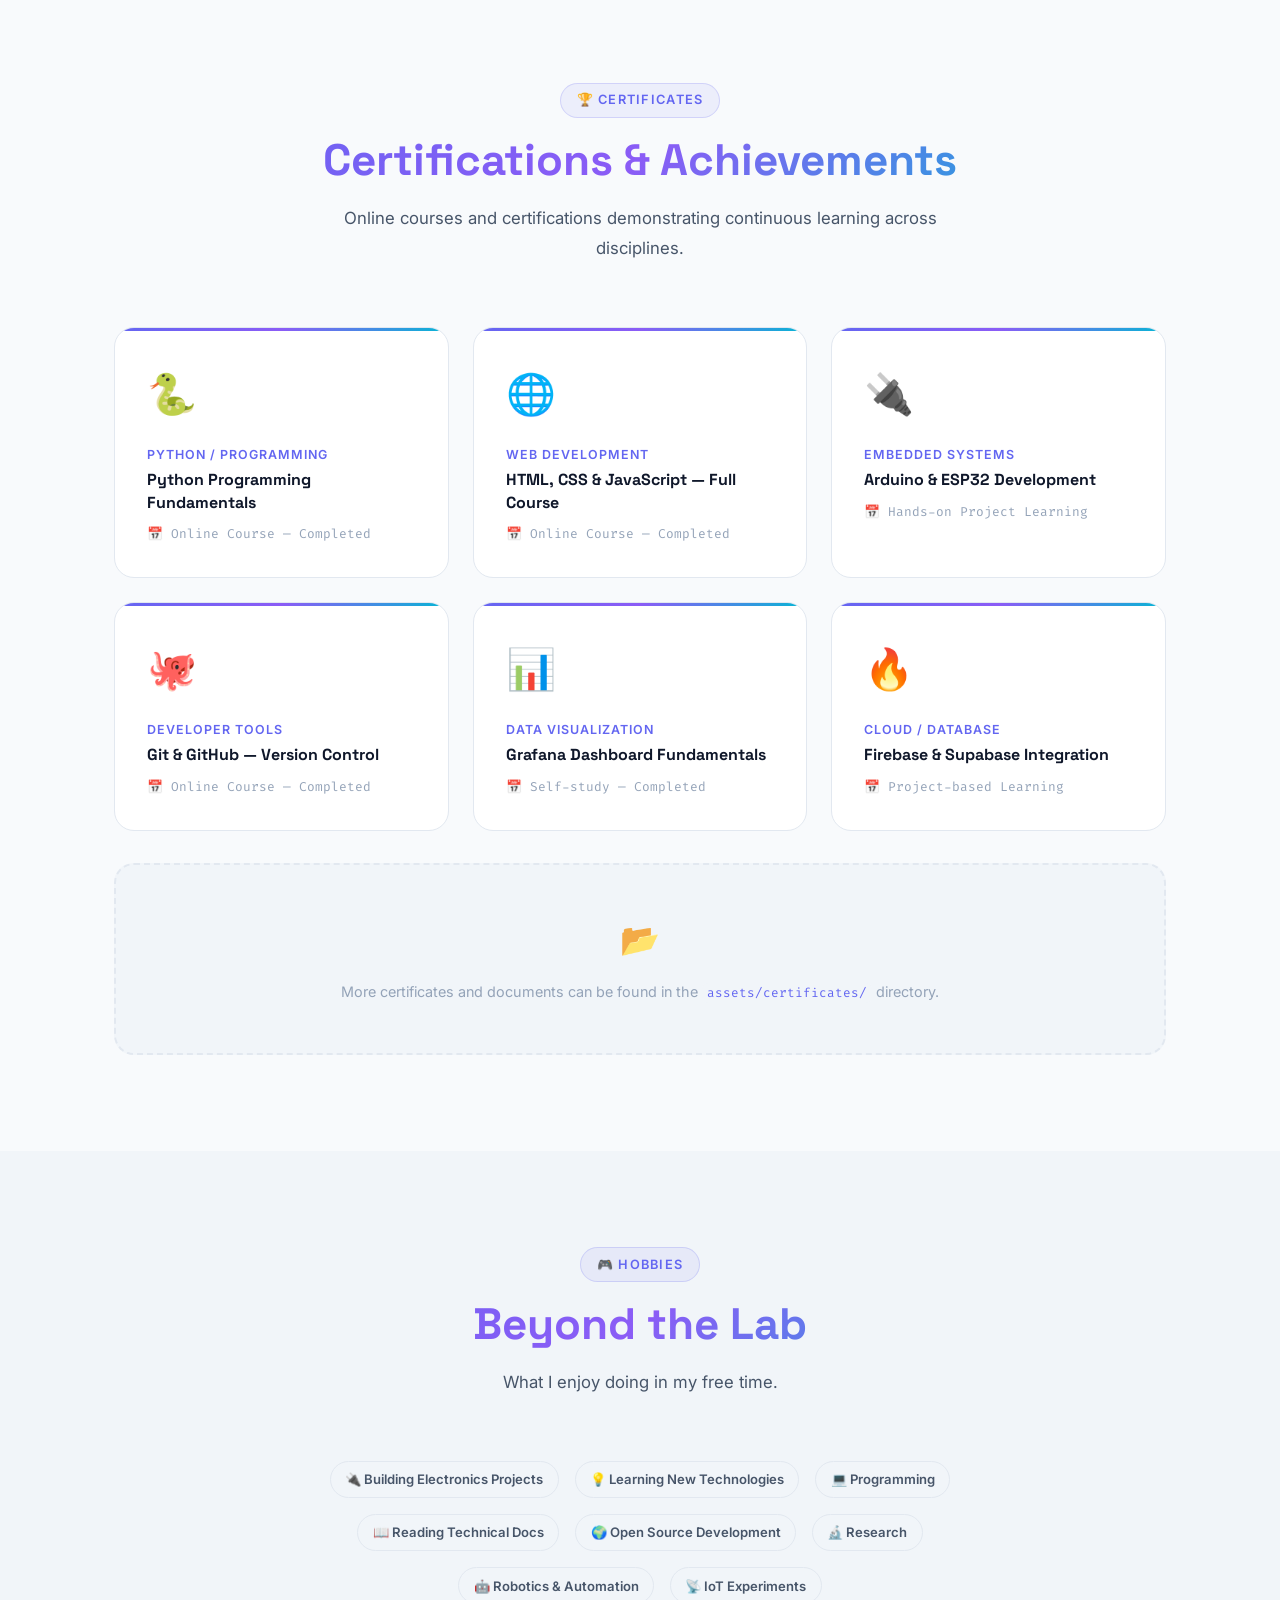
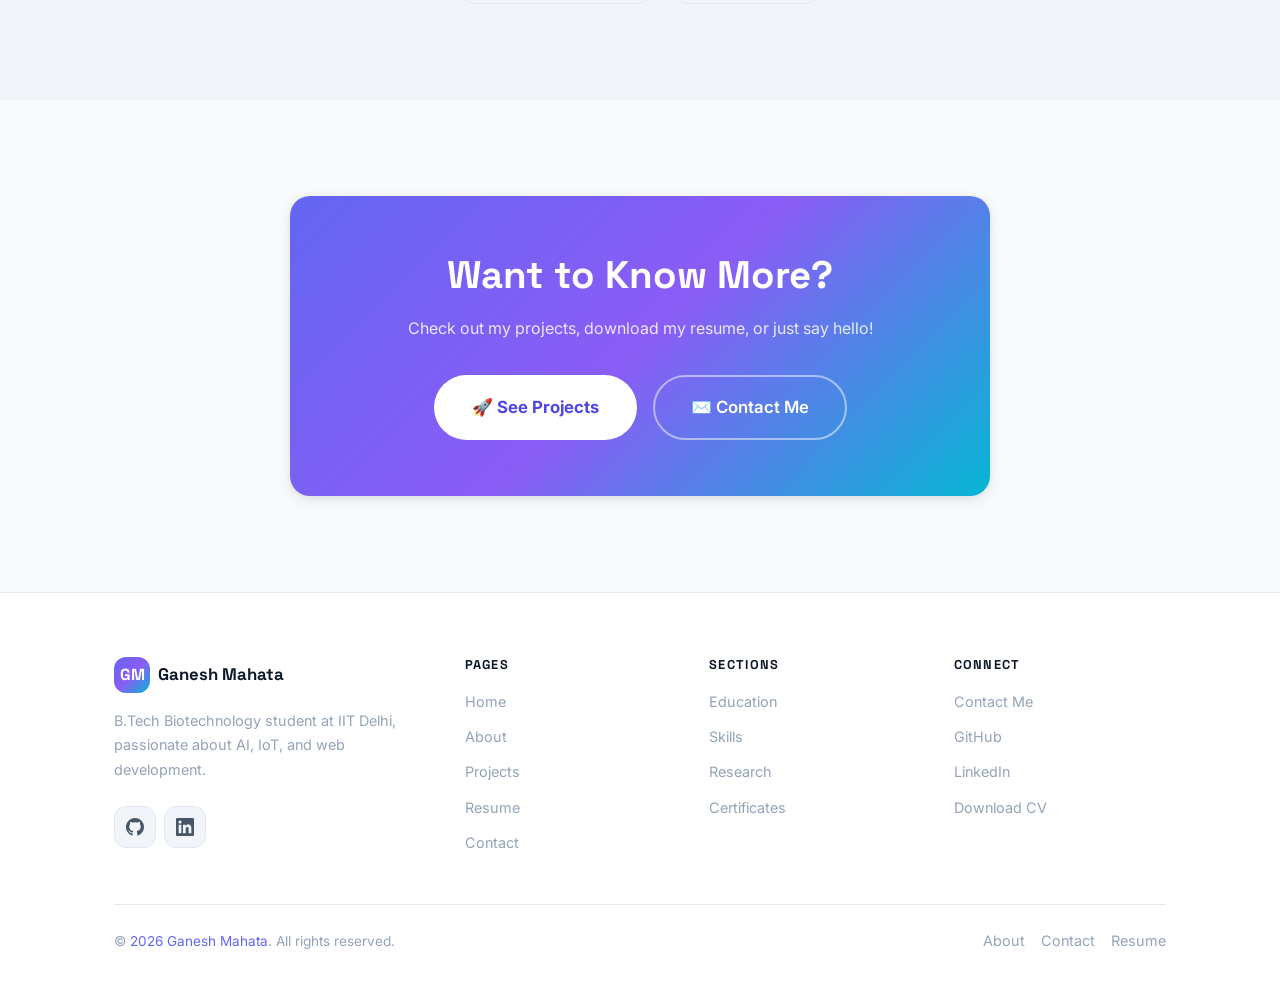
<file: pages/about.html>
<!DOCTYPE html>
<html lang="en" data-theme="light">
<head>
  <meta charset="UTF-8" />
  <meta name="viewport" content="width=device-width, initial-scale=1.0" />

  <title>About — Ganesh Mahata | IIT Delhi Biotechnology</title>
  <meta name="description" content="Learn about Ganesh Mahata — B.Tech Biotechnology student at IIT Delhi. Explore his education, skills, research interests, and certificates." />
  <meta name="keywords" content="Ganesh Mahata, About, IIT Delhi, Biotechnology, Education, Skills, Research" />
  <meta name="author" content="Ganesh Mahata" />
  <meta name="robots" content="index, follow" />
  <link rel="canonical" href="https://MahataG.github.io/pages/about.html" />

  <meta property="og:title"       content="About Ganesh Mahata" />
  <meta property="og:description" content="B.Tech Biotechnology student at IIT Delhi — Education, Skills, Research Interests" />
  <meta property="og:url"         content="https://MahataG.github.io/pages/about.html" />
  <meta property="og:type"        content="profile" />

  <link rel="icon" type="image/x-icon" href="../favicon.ico" />

  <link rel="preconnect" href="https://fonts.googleapis.com" />
  <link rel="preconnect" href="https://fonts.gstatic.com" crossorigin />

  <link rel="stylesheet" href="../css/style.css" />
  <link rel="stylesheet" href="../css/dark.css" />
  <link rel="stylesheet" href="../css/responsive.css" />
  <script src="../js/theme.js"></script>

  <style>
    /* ── Page-specific styles ── */
    .skills-tabs {
      display: flex;
      gap: 0.5rem;
      flex-wrap: wrap;
      margin-bottom: 2rem;
      justify-content: center;
    }
    .skill-tab-btn {
      padding: 0.5rem 1.25rem;
      border-radius: var(--radius-full);
      border: 1.5px solid var(--border);
      background: var(--bg-surface);
      color: var(--text-secondary);
      font-size: 0.85rem;
      font-weight: 600;
      cursor: pointer;
      transition: all var(--transition-fast);
      font-family: var(--font-base);
    }
    .skill-tab-btn:hover,
    .skill-tab-btn.active {
      background: var(--primary);
      border-color: var(--primary);
      color: white;
    }
    .skill-panel { display: none; }
    .skill-panel.active { display: block; }

    .lang-chips {
      display: flex;
      flex-wrap: wrap;
      gap: 0.75rem;
      margin-bottom: 1.5rem;
    }
    .lang-chip {
      display: inline-flex;
      align-items: center;
      gap: 0.4rem;
      padding: 0.5rem 1rem;
      border-radius: var(--radius-full);
      background: var(--bg-elevated);
      border: 1px solid var(--border);
      font-size: 0.85rem;
      font-weight: 500;
      color: var(--text-secondary);
    }

    .cert-placeholder {
      text-align: center;
      padding: 3rem;
      background: var(--bg-elevated);
      border: 2px dashed var(--border);
      border-radius: var(--radius-lg);
      color: var(--text-muted);
    }

    .interest-pill {
      display: inline-flex;
      align-items: center;
      gap: 0.4rem;
      padding: 0.55rem 1.1rem;
      border-radius: var(--radius-full);
      background: var(--bg-elevated);
      border: 1px solid var(--border);
      font-size: 0.85rem;
      font-weight: 500;
      color: var(--text-secondary);
      transition: all var(--transition-fast);
    }
    .interest-pill:hover {
      background: rgba(99,102,241,0.08);
      border-color: rgba(99,102,241,0.3);
      color: var(--primary);
    }
    .interest-pills {
      display: flex;
      flex-wrap: wrap;
      gap: 0.6rem;
    }
  </style>
</head>

<body>
  <!-- Page Loader -->
  <div id="page-loader" class="page-loader" aria-hidden="true">
    <div class="loader-content">
      <div class="loader-logo">GM</div>
      <div class="loader-bar"><div class="loader-progress"></div></div>
    </div>
  </div>

  <!-- ═══════════════════════════════════════════════════════════
       NAVIGATION
  ═══════════════════════════════════════════════════════════ -->
  <nav class="navbar" role="navigation" aria-label="Main navigation">
    <div class="nav-container">
      <a href="../index.html" class="nav-logo" aria-label="Ganesh Mahata Home">
        <div class="nav-logo-icon" aria-hidden="true">GM</div>
        <span class="nav-logo-text">Ganesh <span>Mahata</span></span>
      </a>

      <ul class="nav-menu" role="list">
        <li><a href="../index.html"   class="nav-link">Home</a></li>
        <li><a href="about.html"      class="nav-link active" aria-current="page">About</a></li>
        <li><a href="about.html#education" class="nav-link">Education</a></li>
        <li><a href="about.html#skills"    class="nav-link">Skills</a></li>
        <li><a href="projects.html"   class="nav-link">Projects</a></li>
        <li><a href="about.html#research"  class="nav-link">Research</a></li>
        <li><a href="about.html#certs"     class="nav-link">Certificates</a></li>
        <li><a href="resume.html"     class="nav-link">Resume</a></li>
        <li><a href="contact.html"    class="nav-link">Contact</a></li>
      </ul>

      <div class="nav-actions">
        <button class="theme-toggle" aria-label="Toggle theme">
          <span class="icon-moon" aria-hidden="true">🌙</span>
          <span class="icon-sun"  aria-hidden="true">☀️</span>
        </button>
        <a href="../assets/resume/Ganesh_Mahata_CV.pdf"
           class="btn btn-primary btn-sm" download="Ganesh_Mahata_CV.pdf"
           data-resume-download aria-label="Download Resume">↓ Resume</a>
        <button class="hamburger" id="hamburger"
                aria-label="Open menu" aria-expanded="false" aria-controls="mobile-nav">
          <span></span><span></span><span></span>
        </button>
      </div>
    </div>
  </nav>

  <nav id="mobile-nav" class="mobile-nav" aria-label="Mobile navigation">
    <ul class="mobile-nav-links" role="list">
      <li><a href="../index.html"         class="mobile-nav-link">🏠 Home</a></li>
      <li><a href="about.html"            class="mobile-nav-link">👤 About</a></li>
      <li><a href="about.html#education"  class="mobile-nav-link">🎓 Education</a></li>
      <li><a href="about.html#skills"     class="mobile-nav-link">⚡ Skills</a></li>
      <li><a href="projects.html"         class="mobile-nav-link">🚀 Projects</a></li>
      <li><a href="about.html#research"   class="mobile-nav-link">🔬 Research</a></li>
      <li><a href="about.html#certs"      class="mobile-nav-link">🏆 Certificates</a></li>
      <li><a href="resume.html"           class="mobile-nav-link">📄 Resume</a></li>
      <li><a href="contact.html"          class="mobile-nav-link">✉️ Contact</a></li>
    </ul>
  </nav>

  <main id="main-content">

    <!-- ═══════════════════════════════════════════════════════════
         PAGE HERO
    ═══════════════════════════════════════════════════════════ -->
    <header class="page-hero" aria-labelledby="page-title">
      <div class="container">
        <div class="page-hero-content">
          <nav class="breadcrumb" aria-label="Breadcrumb">
            <span class="breadcrumb-item"><a href="../index.html">Home</a></span>
            <span class="breadcrumb-sep" aria-hidden="true">›</span>
            <span class="breadcrumb-item active" aria-current="page">About</span>
          </nav>
          <div class="page-hero-tag" aria-hidden="true">👤 About Me</div>
          <h1 id="page-title" class="page-hero-title">
            Ganesh Mahata
          </h1>
          <p class="page-hero-subtitle">
            B.Tech Biotechnology student at IIT Delhi, passionate about engineering
            solutions that bridge biology and technology.
          </p>
        </div>
      </div>
    </header>

    <!-- ═══════════════════════════════════════════════════════════
         ABOUT SECTION
    ═══════════════════════════════════════════════════════════ -->
    <section id="about" class="section" aria-labelledby="about-heading">
      <div class="container">
        <div class="about-preview">
          <!-- Avatar side -->
          <div class="about-image-wrapper reveal-left">
            <img src="../assets/images/profile.jpeg" alt="Ganesh Mahata" class="about-avatar" style="object-fit: cover;">
            <div class="about-badge">
              <div class="about-badge-icon">🏛️</div>
              <div class="about-badge-text">Studying at</div>
              <div class="about-badge-value">IIT Delhi</div>
            </div>
          </div>

          <!-- Info side -->
          <div class="about-info reveal-right">
            <div class="about-info-tag">🎓 Who I Am</div>
            <h2 id="about-heading">Building at the intersection of biology &amp; technology</h2>
            <p>
              I'm <strong>Ganesh Mahata</strong>, an undergraduate student pursuing
              <strong>B.Tech in Biotechnology</strong> at the prestigious
              <strong>Indian Institute of Technology Delhi (IIT Delhi)</strong>. My journey
              combines a deep passion for life sciences with a love for engineering,
              programming, and building smart systems.
            </p>
            <p>
              Prior to IIT Delhi, I was a student at
              <strong>Jawahar Navodaya Vidyalaya (JNV), Bankura</strong> —
              a centrally funded school that nurtures talent from rural India.
              That foundation in discipline and excellence shaped my approach to
              problem-solving.
            </p>
            <p>
              My goal is to become an engineer who combines biotechnology, embedded systems,
              artificial intelligence, and software development to create innovative technologies
              that positively impact society.
            </p>

            <div class="about-highlights">
              <div class="about-highlight-item">
                <div class="about-highlight-icon">🤖</div>
                <span>Artificial Intelligence &amp; ML</span>
              </div>
              <div class="about-highlight-item">
                <div class="about-highlight-icon">📡</div>
                <span>Embedded Systems &amp; IoT</span>
              </div>
              <div class="about-highlight-item">
                <div class="about-highlight-icon">🌐</div>
                <span>Full Stack Web Development</span>
              </div>
              <div class="about-highlight-item">
                <div class="about-highlight-icon">🔬</div>
                <span>Biotechnology Research</span>
              </div>
              <div class="about-highlight-item">
                <div class="about-highlight-icon">☁️</div>
                <span>Cloud Computing</span>
              </div>
              <div class="about-highlight-item">
                <div class="about-highlight-icon">🌍</div>
                <span>Open Source</span>
              </div>
            </div>

            <!-- Languages & Hobbies -->
            <div style="margin-bottom: 1.5rem;">
              <p style="font-size:0.82rem;font-weight:700;text-transform:uppercase;letter-spacing:0.08em;color:var(--text-muted);margin-bottom:0.5rem;">Languages I Speak</p>
              <div class="lang-chips">
                <div class="lang-chip">🇬🇧 English</div>
                <div class="lang-chip">🇮🇳 Hindi</div>
                <div class="lang-chip">🏴 Bengali</div>
              </div>
            </div>

            <div class="flex gap-md" style="flex-wrap:wrap;">
              <a href="contact.html" class="btn btn-primary">Get In Touch →</a>
              <a href="resume.html" class="btn btn-secondary">View Resume</a>
            </div>
          </div>
        </div>
      </div>
    </section>

    <!-- ═══════════════════════════════════════════════════════════
         EDUCATION
    ═══════════════════════════════════════════════════════════ -->
    <section id="education" class="section" style="background: var(--bg-elevated);" aria-labelledby="edu-heading">
      <div class="container">
        <div class="section-header">
          <div class="section-tag">🎓 Education</div>
          <h2 id="edu-heading" class="section-title">Academic Journey</h2>
          <p class="section-subtitle">My educational background that shaped my technical and scientific thinking.</p>
        </div>

        <div style="max-width: 760px; margin: 0 auto;">
          <div class="timeline">

            <!-- IIT Delhi -->
            <div class="timeline-item reveal">
              <div class="timeline-dot" aria-hidden="true"></div>
              <div class="timeline-date">2022 — Present</div>
              <div class="timeline-card">
                <div class="timeline-institution">
                  <div class="timeline-inst-icon" aria-hidden="true">🏛️</div>
                  <div>
                    <div class="timeline-inst-name">Indian Institute of Technology Delhi</div>
                    <div style="font-size:0.78rem;color:var(--text-muted);">New Delhi, India</div>
                  </div>
                </div>
                <h3 class="timeline-title">Bachelor of Technology (B.Tech)</h3>
                <p class="timeline-subtitle">Department of Biotechnology</p>
                <div style="margin-top:1rem;">
                  <div class="feature-list">
                    <div class="feature-item">
                      <span class="feature-icon">✓</span>
                      <span>Core biotechnology, bioengineering, and molecular biology coursework</span>
                    </div>
                    <div class="feature-item">
                      <span class="feature-icon">✓</span>
                      <span>Hands-on embedded systems and IoT projects alongside academics</span>
                    </div>
                    <div class="feature-item">
                      <span class="feature-icon">✓</span>
                      <span>Self-driven learning in AI, web development, and cloud computing</span>
                    </div>
                    <div class="feature-item">
                      <span class="feature-icon">✓</span>
                      <span>Active in technical clubs and open-source contributions</span>
                    </div>
                  </div>
                </div>
                <div style="margin-top: 1rem; display: flex; gap: 0.5rem; flex-wrap: wrap;">
                  <span class="badge">B.Tech</span>
                  <span class="badge badge-secondary">Biotechnology</span>
                  <span class="badge badge-success">Ongoing</span>
                </div>
              </div>
            </div>

            <!-- JNV Bankura -->
            <div class="timeline-item reveal delay-2">
              <div class="timeline-dot" aria-hidden="true"></div>
              <div class="timeline-date">Until 2022</div>
              <div class="timeline-card">
                <div class="timeline-institution">
                  <div class="timeline-inst-icon" aria-hidden="true">🏫</div>
                  <div>
                    <div class="timeline-inst-name">Jawahar Navodaya Vidyalaya (JNV), Bankura</div>
                    <div style="font-size:0.78rem;color:var(--text-muted);">Bankura, West Bengal, India</div>
                  </div>
                </div>
                <h3 class="timeline-title">Secondary &amp; Senior Secondary (Class X &amp; XII)</h3>
                <p class="timeline-subtitle">Science Stream — Physics, Chemistry, Mathematics, Biology</p>
                <div style="margin-top:1rem;">
                  <div class="feature-list">
                    <div class="feature-item">
                      <span class="feature-icon">✓</span>
                      <span>Science stream with strong foundations in Physics, Chemistry, Maths &amp; Biology</span>
                    </div>
                    <div class="feature-item">
                      <span class="feature-icon">✓</span>
                      <span>Centrally-funded residential school nurturing talent from rural India</span>
                    </div>
                    <div class="feature-item">
                      <span class="feature-icon">✓</span>
                      <span>Early exposure to computers, programming basics, and electronics</span>
                    </div>
                  </div>
                </div>
                <div style="margin-top: 1rem; display: flex; gap: 0.5rem; flex-wrap: wrap;">
                  <span class="badge badge-accent">Class XII</span>
                  <span class="badge">Science Stream</span>
                  <span class="badge badge-success">Completed</span>
                </div>
              </div>
            </div>

          </div>
        </div>
      </div>
    </section>

    <!-- ═══════════════════════════════════════════════════════════
         SKILLS
    ═══════════════════════════════════════════════════════════ -->
    <section id="skills" class="section" aria-labelledby="skills-heading">
      <div class="container">
        <div class="section-header">
          <div class="section-tag">⚡ Skills</div>
          <h2 id="skills-heading" class="section-title">Technical Expertise</h2>
          <p class="section-subtitle">
            A diverse toolkit built through hands-on projects, self-learning, and academics.
          </p>
        </div>

        <!-- Tab buttons -->
        <div class="skills-tabs" role="tablist" aria-label="Skill categories">
          <button class="skill-tab-btn active" role="tab" aria-selected="true"
                  data-tab="lang" aria-controls="tab-lang">💻 Languages</button>
          <button class="skill-tab-btn" role="tab" aria-selected="false"
                  data-tab="web" aria-controls="tab-web">🌐 Web Dev</button>
          <button class="skill-tab-btn" role="tab" aria-selected="false"
                  data-tab="embedded" aria-controls="tab-embedded">🔌 Embedded</button>
          <button class="skill-tab-btn" role="tab" aria-selected="false"
                  data-tab="db" aria-controls="tab-db">🗄️ Databases</button>
          <button class="skill-tab-btn" role="tab" aria-selected="false"
                  data-tab="tools" aria-controls="tab-tools">🛠️ Tools</button>
        </div>

        <!-- Tab Panels -->
        <div id="tab-lang" class="skill-panel active" role="tabpanel" aria-label="Programming Languages">
          <div style="max-width:640px;margin:0 auto;">
            <div class="skill-bar-list">
              <div class="skill-bar-item reveal">
                <div class="skill-bar-header">
                  <span class="skill-bar-name">Python</span>
                  <span class="skill-bar-percent">85%</span>
                </div>
                <div class="skill-bar-track"><div class="skill-bar-fill" data-percent="85"></div></div>
              </div>
              <div class="skill-bar-item reveal delay-1">
                <div class="skill-bar-header">
                  <span class="skill-bar-name">C / C++</span>
                  <span class="skill-bar-percent">80%</span>
                </div>
                <div class="skill-bar-track"><div class="skill-bar-fill" data-percent="80"></div></div>
              </div>
              <div class="skill-bar-item reveal delay-2">
                <div class="skill-bar-header">
                  <span class="skill-bar-name">JavaScript</span>
                  <span class="skill-bar-percent">78%</span>
                </div>
                <div class="skill-bar-track"><div class="skill-bar-fill" data-percent="78"></div></div>
              </div>
              <div class="skill-bar-item reveal delay-3">
                <div class="skill-bar-header">
                  <span class="skill-bar-name">HTML5 / CSS3</span>
                  <span class="skill-bar-percent">90%</span>
                </div>
                <div class="skill-bar-track"><div class="skill-bar-fill" data-percent="90"></div></div>
              </div>
              <div class="skill-bar-item reveal delay-4">
                <div class="skill-bar-header">
                  <span class="skill-bar-name">SQL</span>
                  <span class="skill-bar-percent">65%</span>
                </div>
                <div class="skill-bar-track"><div class="skill-bar-fill" data-percent="65"></div></div>
              </div>
            </div>
          </div>
        </div>

        <div id="tab-web" class="skill-panel" role="tabpanel" aria-label="Web Development">
          <div class="skills-grid">
            <div class="skill-category-card reveal delay-1">
              <div class="skill-category-icon">🎨</div>
              <h3 class="skill-category-name">Frontend</h3>
              <div class="skill-tags">
                <span class="skill-tag">HTML5</span>
                <span class="skill-tag">CSS3</span>
                <span class="skill-tag">JavaScript</span>
                <span class="skill-tag">Responsive Design</span>
                <span class="skill-tag">CSS Animations</span>
                <span class="skill-tag">Flexbox / Grid</span>
              </div>
            </div>
            <div class="skill-category-card reveal delay-2">
              <div class="skill-category-icon">🚀</div>
              <h3 class="skill-category-name">Deployment</h3>
              <div class="skill-tags">
                <span class="skill-tag">GitHub Pages</span>
                <span class="skill-tag">Static Sites</span>
                <span class="skill-tag">Git Workflows</span>
              </div>
            </div>
            <div class="skill-category-card reveal delay-3">
              <div class="skill-category-icon">📐</div>
              <h3 class="skill-category-name">Design</h3>
              <div class="skill-tags">
                <span class="skill-tag">UI/UX Principles</span>
                <span class="skill-tag">Canva</span>
                <span class="skill-tag">Color Theory</span>
                <span class="skill-tag">Typography</span>
              </div>
            </div>
          </div>
        </div>

        <div id="tab-embedded" class="skill-panel" role="tabpanel" aria-label="Embedded Systems">
          <div class="skills-grid">
            <div class="skill-category-card reveal delay-1">
              <div class="skill-category-icon">🔌</div>
              <h3 class="skill-category-name">Microcontrollers</h3>
              <div class="skill-tags">
                <span class="skill-tag">Arduino UNO</span>
                <span class="skill-tag">ESP32</span>
                <span class="skill-tag">ESP8266</span>
                <span class="skill-tag">NodeMCU</span>
              </div>
            </div>
            <div class="skill-category-card reveal delay-2">
              <div class="skill-category-icon">📡</div>
              <h3 class="skill-category-name">Protocols &amp; Modules</h3>
              <div class="skill-tags">
                <span class="skill-tag">Wi-Fi</span>
                <span class="skill-tag">RFID</span>
                <span class="skill-tag">I2C / SPI</span>
                <span class="skill-tag">UART</span>
                <span class="skill-tag">OLED Displays</span>
              </div>
            </div>
            <div class="skill-category-card reveal delay-3">
              <div class="skill-category-icon">🌐</div>
              <h3 class="skill-category-name">IoT &amp; Automation</h3>
              <div class="skill-tags">
                <span class="skill-tag">IoT Systems</span>
                <span class="skill-tag">Sensor Networks</span>
                <span class="skill-tag">Home Automation</span>
                <span class="skill-tag">Cloud Integration</span>
              </div>
            </div>
            <div class="skill-category-card reveal delay-4">
              <div class="skill-category-icon">🔬</div>
              <h3 class="skill-category-name">Simulation</h3>
              <div class="skill-tags">
                <span class="skill-tag">LTspice</span>
                <span class="skill-tag">SimulIDE</span>
                <span class="skill-tag">Circuit Design</span>
              </div>
            </div>
          </div>
        </div>

        <div id="tab-db" class="skill-panel" role="tabpanel" aria-label="Databases">
          <div class="skills-grid" style="max-width:700px;margin:0 auto;">
            <div class="skill-category-card reveal delay-1">
              <div class="skill-category-icon">🔥</div>
              <h3 class="skill-category-name">Firebase</h3>
              <div class="skill-tags">
                <span class="skill-tag">Realtime Database</span>
                <span class="skill-tag">Firestore</span>
                <span class="skill-tag">Authentication</span>
              </div>
            </div>
            <div class="skill-category-card reveal delay-2">
              <div class="skill-category-icon">⚡</div>
              <h3 class="skill-category-name">Supabase</h3>
              <div class="skill-tags">
                <span class="skill-tag">PostgreSQL</span>
                <span class="skill-tag">REST API</span>
                <span class="skill-tag">Realtime</span>
              </div>
            </div>
            <div class="skill-category-card reveal delay-3">
              <div class="skill-category-icon">📊</div>
              <h3 class="skill-category-name">Google Sheets</h3>
              <div class="skill-tags">
                <span class="skill-tag">Sheets API</span>
                <span class="skill-tag">Apps Script</span>
                <span class="skill-tag">IoT Integration</span>
              </div>
            </div>
          </div>
        </div>

        <div id="tab-tools" class="skill-panel" role="tabpanel" aria-label="Tools">
          <div class="skills-grid">
            <div class="skill-category-card reveal delay-1">
              <div class="skill-category-icon">🐙</div>
              <h3 class="skill-category-name">Version Control</h3>
              <div class="skill-tags">
                <span class="skill-tag">Git</span>
                <span class="skill-tag">GitHub</span>
                <span class="skill-tag">GitHub Pages</span>
                <span class="skill-tag">Branching</span>
              </div>
            </div>
            <div class="skill-category-card reveal delay-2">
              <div class="skill-category-icon">📊</div>
              <h3 class="skill-category-name">Data Visualization</h3>
              <div class="skill-tags">
                <span class="skill-tag">Grafana</span>
                <span class="skill-tag">Dashboards</span>
                <span class="skill-tag">Real-time Charts</span>
              </div>
            </div>
            <div class="skill-category-card reveal delay-3">
              <div class="skill-category-icon">💡</div>
              <h3 class="skill-category-name">IDEs &amp; Editors</h3>
              <div class="skill-tags">
                <span class="skill-tag">VS Code</span>
                <span class="skill-tag">Arduino IDE</span>
                <span class="skill-tag">Jupyter</span>
              </div>
            </div>
            <div class="skill-category-card reveal delay-4">
              <div class="skill-category-icon">🎨</div>
              <h3 class="skill-category-name">Design &amp; Misc</h3>
              <div class="skill-tags">
                <span class="skill-tag">Canva</span>
                <span class="skill-tag">LTspice</span>
                <span class="skill-tag">SimulIDE</span>
              </div>
            </div>
          </div>
        </div>

      </div>
    </section>

    <!-- ═══════════════════════════════════════════════════════════
         RESEARCH INTERESTS
    ═══════════════════════════════════════════════════════════ -->
    <section id="research" class="section" style="background: var(--bg-elevated);" aria-labelledby="research-heading">
      <div class="container">
        <div class="section-header">
          <div class="section-tag">🔬 Research</div>
          <h2 id="research-heading" class="section-title">Research Interests</h2>
          <p class="section-subtitle">Areas I'm passionate about exploring at the intersection of biotechnology and engineering.</p>
        </div>

        <div class="research-grid">
          <div class="research-card reveal delay-1">
            <div class="research-icon">🏥</div>
            <h3 class="research-title">Smart Healthcare</h3>
            <p class="research-desc">
              Developing intelligent healthcare solutions using IoT sensors, AI diagnostics,
              and real-time monitoring to improve patient outcomes and reduce healthcare costs.
            </p>
            <div class="interest-pills" style="margin-top: 1rem;">
              <span class="interest-pill">IoT Sensors</span>
              <span class="interest-pill">AI Diagnostics</span>
              <span class="interest-pill">Monitoring</span>
            </div>
          </div>

          <div class="research-card reveal delay-2">
            <div class="research-icon">🫀</div>
            <h3 class="research-title">Biomedical Devices</h3>
            <p class="research-desc">
              Designing embedded medical devices that interface biological systems with
              electronic sensors for non-invasive health monitoring and data collection.
            </p>
            <div class="interest-pills" style="margin-top: 1rem;">
              <span class="interest-pill">Embedded Systems</span>
              <span class="interest-pill">Biosensors</span>
              <span class="interest-pill">Non-invasive</span>
            </div>
          </div>

          <div class="research-card reveal delay-3">
            <div class="research-icon">🤖</div>
            <h3 class="research-title">AI for Biotechnology</h3>
            <p class="research-desc">
              Applying machine learning and deep learning models to analyze biological data,
              predict protein structures, and accelerate drug discovery pipelines.
            </p>
            <div class="interest-pills" style="margin-top: 1rem;">
              <span class="interest-pill">ML Models</span>
              <span class="interest-pill">Drug Discovery</span>
              <span class="interest-pill">Bioinformatics</span>
            </div>
          </div>

          <div class="research-card reveal delay-4">
            <div class="research-icon">📡</div>
            <h3 class="research-title">IoT-Based Monitoring</h3>
            <p class="research-desc">
              Building wireless sensor networks for environmental and health monitoring,
              transmitting data to cloud platforms for real-time analysis and alerting.
            </p>
            <div class="interest-pills" style="margin-top: 1rem;">
              <span class="interest-pill">Wireless Sensors</span>
              <span class="interest-pill">Cloud Integration</span>
              <span class="interest-pill">Real-time</span>
            </div>
          </div>

          <div class="research-card reveal delay-5">
            <div class="research-icon">💊</div>
            <h3 class="research-title">Embedded Medical Devices</h3>
            <p class="research-desc">
              Creating low-cost, efficient embedded systems for point-of-care testing
              and remote patient monitoring in resource-limited settings.
            </p>
            <div class="interest-pills" style="margin-top: 1rem;">
              <span class="interest-pill">Point-of-care</span>
              <span class="interest-pill">Low-cost</span>
              <span class="interest-pill">Remote Monitoring</span>
            </div>
          </div>

          <div class="research-card reveal delay-6">
            <div class="research-icon">🌱</div>
            <h3 class="research-title">Sustainable Technologies</h3>
            <p class="research-desc">
              Exploring bio-inspired and energy-efficient technologies that minimize
              environmental impact while maximizing social and health benefits.
            </p>
            <div class="interest-pills" style="margin-top: 1rem;">
              <span class="interest-pill">Bio-inspired</span>
              <span class="interest-pill">Energy-efficient</span>
              <span class="interest-pill">Green Tech</span>
            </div>
          </div>
        </div>
      </div>
    </section>

    <!-- ═══════════════════════════════════════════════════════════
         CERTIFICATES
    ═══════════════════════════════════════════════════════════ -->
    <section id="certs" class="section" aria-labelledby="certs-heading">
      <div class="container">
        <div class="section-header">
          <div class="section-tag">🏆 Certificates</div>
          <h2 id="certs-heading" class="section-title">Certifications &amp; Achievements</h2>
          <p class="section-subtitle">
            Online courses and certifications demonstrating continuous learning across disciplines.
          </p>
        </div>

        <div class="cert-grid">
          <div class="cert-card reveal delay-1">
            <div class="cert-icon">🐍</div>
            <div class="cert-issuer">Python / Programming</div>
            <h3 class="cert-title">Python Programming Fundamentals</h3>
            <p class="cert-date">📅 Online Course — Completed</p>
          </div>

          <div class="cert-card reveal delay-2">
            <div class="cert-icon">🌐</div>
            <div class="cert-issuer">Web Development</div>
            <h3 class="cert-title">HTML, CSS &amp; JavaScript — Full Course</h3>
            <p class="cert-date">📅 Online Course — Completed</p>
          </div>

          <div class="cert-card reveal delay-3">
            <div class="cert-icon">🔌</div>
            <div class="cert-issuer">Embedded Systems</div>
            <h3 class="cert-title">Arduino &amp; ESP32 Development</h3>
            <p class="cert-date">📅 Hands-on Project Learning</p>
          </div>

          <div class="cert-card reveal delay-4">
            <div class="cert-icon">🐙</div>
            <div class="cert-issuer">Developer Tools</div>
            <h3 class="cert-title">Git &amp; GitHub — Version Control</h3>
            <p class="cert-date">📅 Online Course — Completed</p>
          </div>

          <div class="cert-card reveal delay-5">
            <div class="cert-icon">📊</div>
            <div class="cert-issuer">Data Visualization</div>
            <h3 class="cert-title">Grafana Dashboard Fundamentals</h3>
            <p class="cert-date">📅 Self-study — Completed</p>
          </div>

          <div class="cert-card reveal delay-6">
            <div class="cert-icon">🔥</div>
            <div class="cert-issuer">Cloud / Database</div>
            <h3 class="cert-title">Firebase &amp; Supabase Integration</h3>
            <p class="cert-date">📅 Project-based Learning</p>
          </div>
        </div>

        <div class="cert-placeholder reveal" style="margin-top: 2rem;">
          <div style="font-size: 2rem; margin-bottom: 0.75rem;">📂</div>
          <p style="font-size: 0.9rem; color: var(--text-muted);">
            More certificates and documents can be found in the
            <code>assets/certificates/</code> directory.
          </p>
        </div>
      </div>
    </section>

    <!-- ═══════════════════════════════════════════════════════════
         HOBBIES
    ═══════════════════════════════════════════════════════════ -->
    <section id="hobbies" class="section" style="background: var(--bg-elevated);" aria-labelledby="hobbies-heading">
      <div class="container">
        <div class="section-header">
          <div class="section-tag">🎮 Hobbies</div>
          <h2 id="hobbies-heading" class="section-title">Beyond the Lab</h2>
          <p class="section-subtitle">What I enjoy doing in my free time.</p>
        </div>

        <div class="flex-center" style="flex-wrap:wrap; gap:1rem; max-width:700px; margin: 0 auto;">
          <div class="chip">🔌 Building Electronics Projects</div>
          <div class="chip">💡 Learning New Technologies</div>
          <div class="chip">💻 Programming</div>
          <div class="chip">📖 Reading Technical Docs</div>
          <div class="chip">🌍 Open Source Development</div>
          <div class="chip">🔬 Research</div>
          <div class="chip">🤖 Robotics &amp; Automation</div>
          <div class="chip">📡 IoT Experiments</div>
        </div>
      </div>
    </section>

    <!-- ═══════════════════════════════════════════════════════════
         CTA
    ═══════════════════════════════════════════════════════════ -->
    <section class="section">
      <div class="container">
        <div class="card card-elevated text-center reveal"
             style="background: var(--gradient-primary); border: none; max-width: 700px; margin: 0 auto; padding: 3.5rem 2.5rem;">
          <h2 style="color:white; margin-bottom:1rem;">Want to Know More?</h2>
          <p style="color:rgba(255,255,255,0.85); margin-bottom:2rem;">
            Check out my projects, download my resume, or just say hello!
          </p>
          <div class="flex flex-center gap-md" style="flex-wrap:wrap;">
            <a href="projects.html" class="btn btn-lg"
               style="background:white;color:var(--primary-dark);font-weight:700;">
              🚀 See Projects
            </a>
            <a href="contact.html" class="btn btn-ghost btn-lg"
               style="color:white;border-color:rgba(255,255,255,0.5);">
              ✉️ Contact Me
            </a>
          </div>
        </div>
      </div>
    </section>

  </main>

  <!-- ═══════════════════════════════════════════════════════════
       FOOTER
  ═══════════════════════════════════════════════════════════ -->
  <footer class="footer" role="contentinfo">
    <div class="container">
      <div class="footer-grid">
        <div class="footer-brand">
          <a href="../index.html" class="footer-logo" aria-label="Home">
            <div class="footer-logo-icon">GM</div>
            <span class="footer-logo-text">Ganesh Mahata</span>
          </a>
          <p class="footer-tagline">
            B.Tech Biotechnology student at IIT Delhi, passionate about AI, IoT, and web development.
          </p>
          <div class="social-links" aria-label="Social media links">
            <a href="https://github.com/MahataG" target="_blank" rel="noopener noreferrer"
               class="social-link" aria-label="GitHub">
              <svg width="18" height="18" viewBox="0 0 24 24" fill="currentColor"><path d="M12 0C5.374 0 0 5.373 0 12c0 5.302 3.438 9.8 8.207 11.387.599.111.793-.261.793-.577v-2.234c-3.338.726-4.033-1.416-4.033-1.416-.546-1.387-1.333-1.756-1.333-1.756-1.089-.745.083-.729.083-.729 1.205.084 1.839 1.237 1.839 1.237 1.07 1.834 2.807 1.304 3.492.997.107-.775.418-1.305.762-1.604-2.665-.305-5.467-1.334-5.467-5.931 0-1.311.469-2.381 1.236-3.221-.124-.303-.535-1.524.117-3.176 0 0 1.008-.322 3.301 1.23A11.509 11.509 0 0 1 12 5.803c1.02.005 2.047.138 3.006.404 2.291-1.552 3.297-1.23 3.297-1.23.653 1.653.242 2.874.118 3.176.77.84 1.235 1.911 1.235 3.221 0 4.609-2.807 5.624-5.479 5.921.43.372.823 1.102.823 2.222v3.293c0 .319.192.694.801.576C20.566 21.797 24 17.3 24 12c0-6.627-5.373-12-12-12z"/></svg>
            </a>
            <a href="https://linkedin.com/in/" target="_blank" rel="noopener noreferrer"
               class="social-link" aria-label="LinkedIn">
              <svg width="18" height="18" viewBox="0 0 24 24" fill="currentColor"><path d="M20.447 20.452h-3.554v-5.569c0-1.328-.027-3.037-1.852-3.037-1.853 0-2.136 1.445-2.136 2.939v5.667H9.351V9h3.414v1.561h.046c.477-.9 1.637-1.85 3.37-1.85 3.601 0 4.267 2.37 4.267 5.455v6.286zM5.337 7.433a2.062 2.062 0 0 1-2.063-2.065 2.064 2.064 0 1 1 2.063 2.065zm1.782 13.019H3.555V9h3.564v11.452zM22.225 0H1.771C.792 0 0 .774 0 1.729v20.542C0 23.227.792 24 1.771 24h20.451C23.2 24 24 23.227 24 22.271V1.729C24 .774 23.2 0 22.222 0h.003z"/></svg>
            </a>
          </div>
        </div>
        <div>
          <h3 class="footer-col-title">Pages</h3>
          <ul class="footer-links" role="list">
            <li><a href="../index.html" class="footer-link">Home</a></li>
            <li><a href="about.html"    class="footer-link">About</a></li>
            <li><a href="projects.html" class="footer-link">Projects</a></li>
            <li><a href="resume.html"   class="footer-link">Resume</a></li>
            <li><a href="contact.html"  class="footer-link">Contact</a></li>
          </ul>
        </div>
        <div>
          <h3 class="footer-col-title">Sections</h3>
          <ul class="footer-links" role="list">
            <li><a href="about.html#education" class="footer-link">Education</a></li>
            <li><a href="about.html#skills"    class="footer-link">Skills</a></li>
            <li><a href="about.html#research"  class="footer-link">Research</a></li>
            <li><a href="about.html#certs"     class="footer-link">Certificates</a></li>
          </ul>
        </div>
        <div>
          <h3 class="footer-col-title">Connect</h3>
          <ul class="footer-links" role="list">
            <li><a href="contact.html"                         class="footer-link">Contact Me</a></li>
            <li><a href="https://github.com/MahataG" target="_blank" rel="noopener" class="footer-link">GitHub</a></li>
            <li><a href="https://linkedin.com/in/"   target="_blank" rel="noopener" class="footer-link">LinkedIn</a></li>
            <li><a href="../assets/resume/Ganesh_Mahata_CV.pdf" download class="footer-link">Download CV</a></li>
          </ul>
        </div>
      </div>
      <div class="footer-bottom">
        <p class="footer-copy">
          © <span data-year></span> <span>Ganesh Mahata</span>. All rights reserved.
        </p>
        <div class="flex gap-md">
          <a href="about.html"   class="footer-link">About</a>
          <a href="contact.html" class="footer-link">Contact</a>
          <a href="resume.html"  class="footer-link">Resume</a>
        </div>
      </div>
    </div>
  </footer>

  <button id="back-to-top" class="back-to-top" aria-label="Back to top">↑</button>

  <script src="../js/main.js"></script>
  <script src="../js/animation.js"></script>
  <script>
    // Skills tabs
    document.querySelectorAll('.skill-tab-btn').forEach(btn => {
      btn.addEventListener('click', () => {
        document.querySelectorAll('.skill-tab-btn').forEach(b => {
          b.classList.remove('active');
          b.setAttribute('aria-selected', 'false');
        });
        document.querySelectorAll('.skill-panel').forEach(p => p.classList.remove('active'));

        btn.classList.add('active');
        btn.setAttribute('aria-selected', 'true');
        const panelId = 'tab-' + btn.dataset.tab;
        const panel   = document.getElementById(panelId);
        if (panel) {
          panel.classList.add('active');
          // Trigger skill bars
          panel.querySelectorAll('.skill-bar-fill').forEach(bar => {
            const pct = bar.dataset.percent;
            setTimeout(() => { bar.style.width = pct + '%'; }, 100);
          });
        }
      });
    });
  </script>
</body>
</html>
</file>
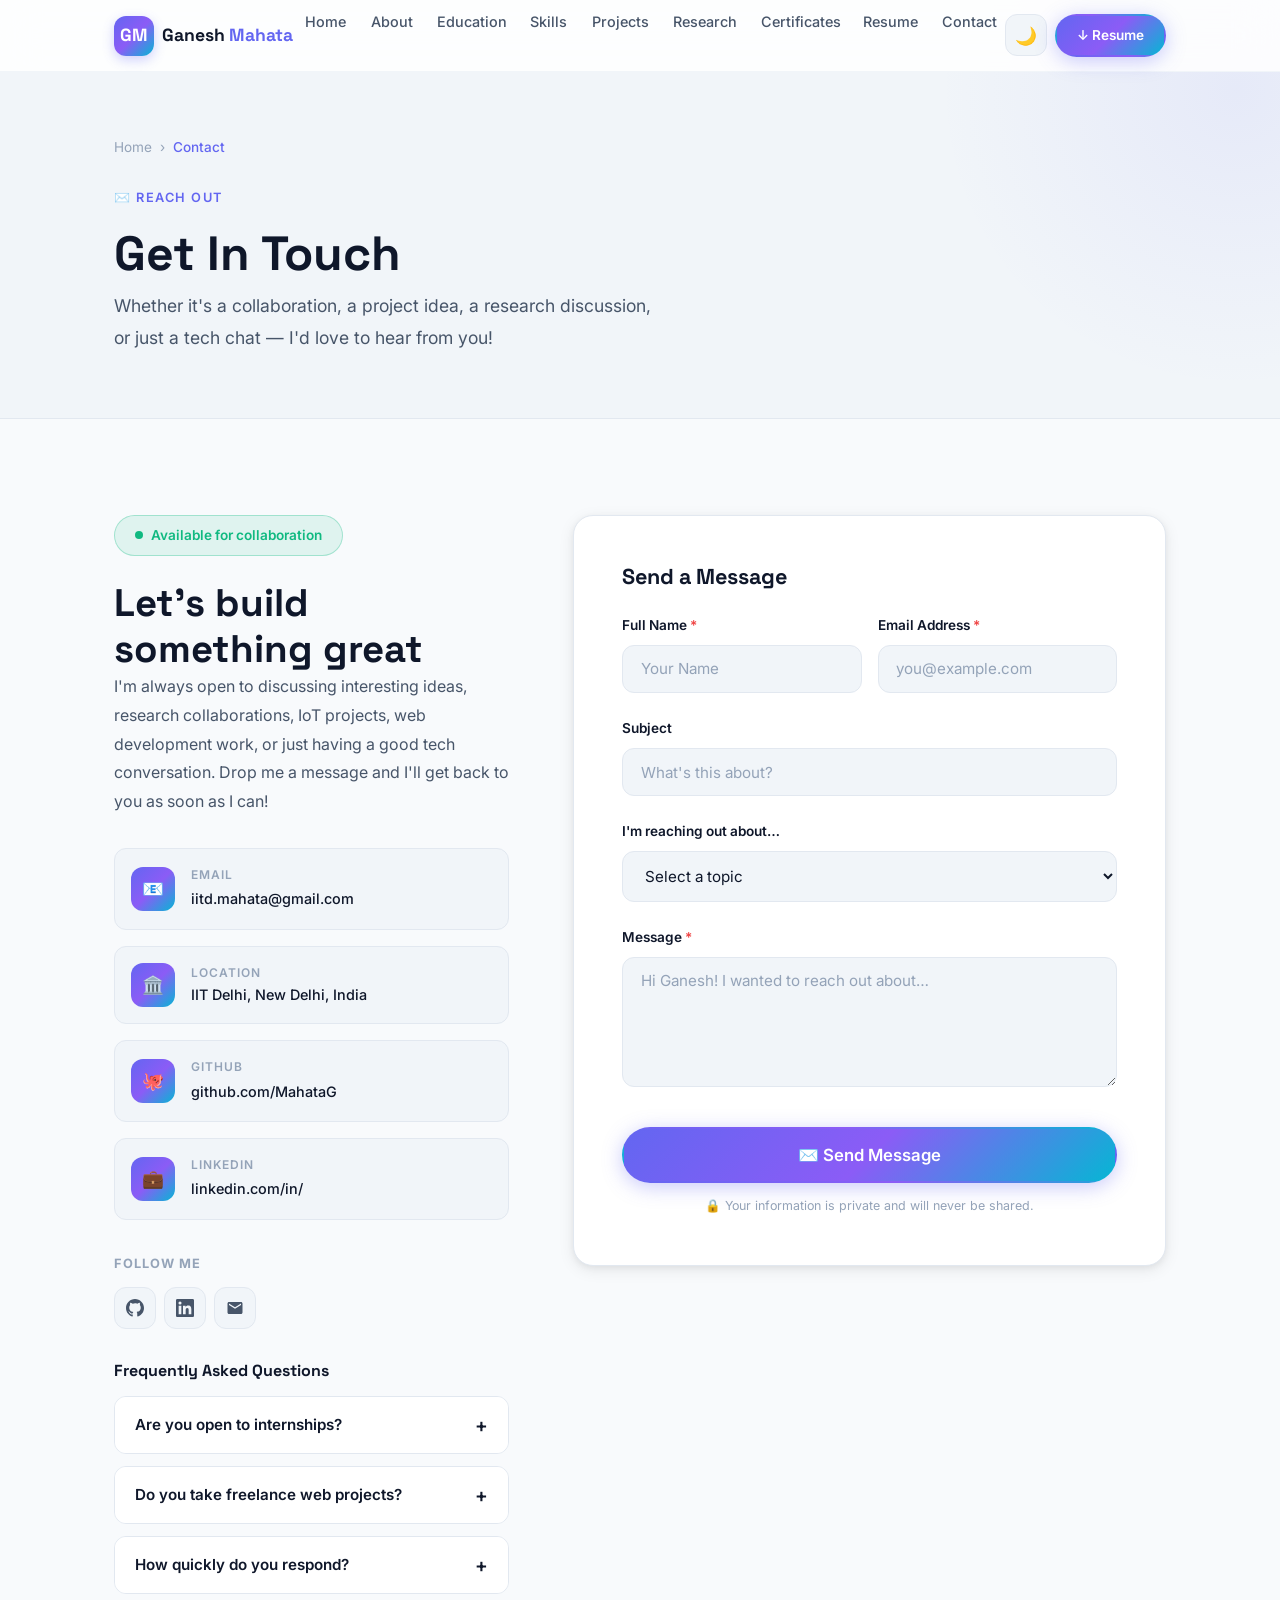
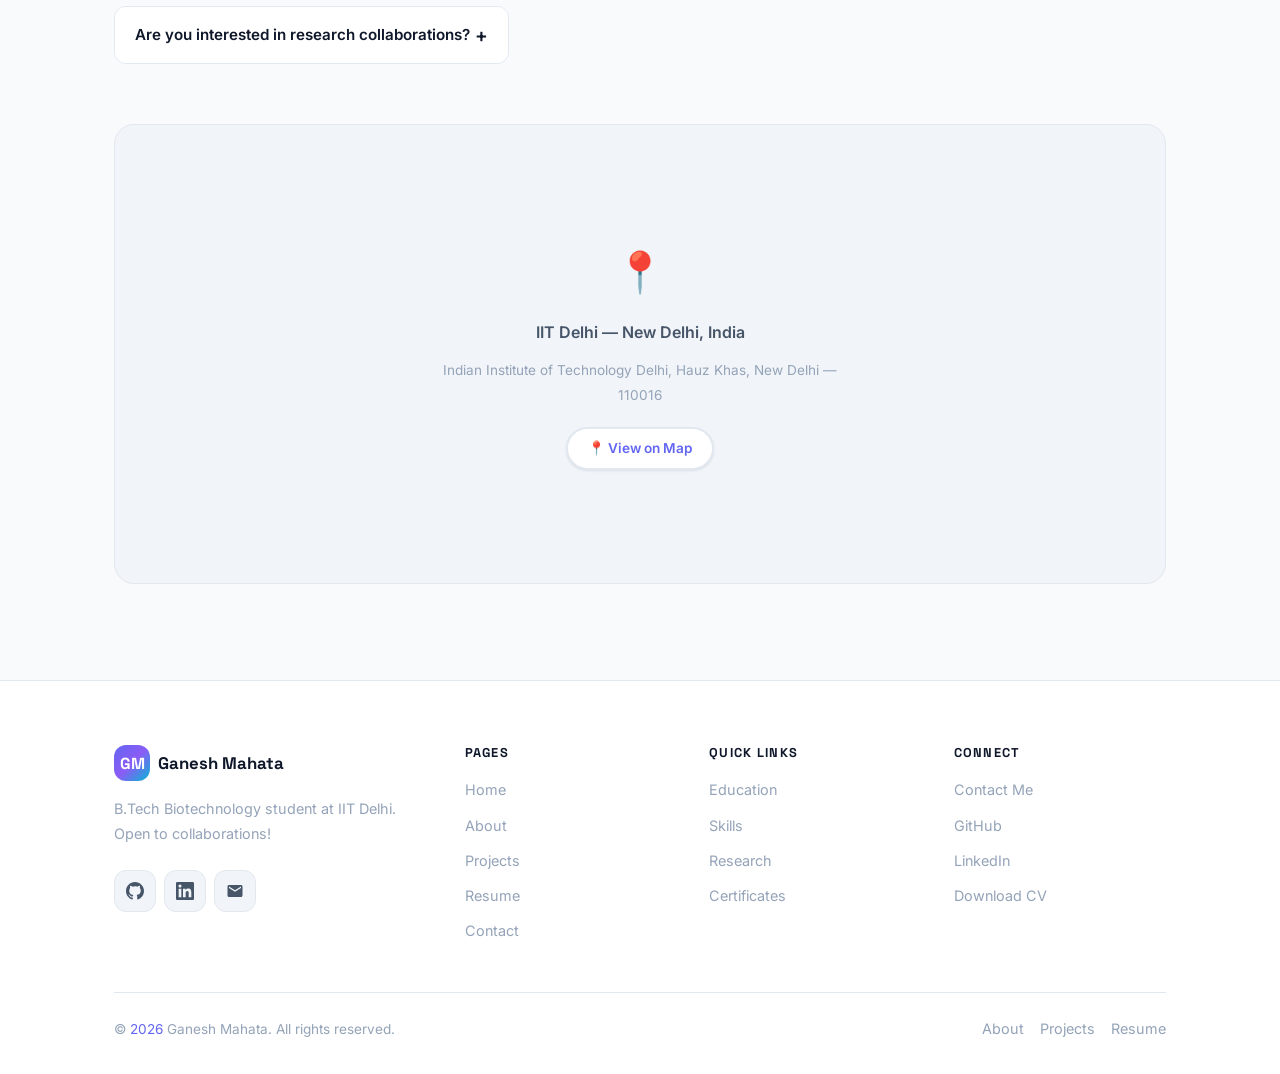
<file: pages/contact.html>
<!DOCTYPE html>
<html lang="en" data-theme="light">
<head>
  <meta charset="UTF-8" />
  <meta name="viewport" content="width=device-width, initial-scale=1.0" />

  <title>Contact — Ganesh Mahata | Get In Touch</title>
  <meta name="description" content="Contact Ganesh Mahata — B.Tech Biotechnology student at IIT Delhi. Get in touch for collaborations, projects, or just a tech chat." />
  <meta name="keywords" content="Ganesh Mahata, Contact, IIT Delhi, Biotechnology, Collaboration" />
  <meta name="author" content="Ganesh Mahata" />
  <meta name="robots" content="index, follow" />
  <link rel="canonical" href="https://MahataG.github.io/pages/contact.html" />

  <meta property="og:title"       content="Contact — Ganesh Mahata" />
  <meta property="og:description" content="Get in touch with Ganesh Mahata for collaborations, projects, or discussions." />
  <meta property="og:url"         content="https://MahataG.github.io/pages/contact.html" />

  <link rel="icon" type="image/x-icon" href="../favicon.ico" />
  <link rel="preconnect" href="https://fonts.googleapis.com" />
  <link rel="preconnect" href="https://fonts.gstatic.com" crossorigin />
  <link rel="stylesheet" href="../css/style.css" />
  <link rel="stylesheet" href="../css/dark.css" />
  <link rel="stylesheet" href="../css/responsive.css" />
  <script src="../js/theme.js"></script>

  <style>
    /* FAQ Accordion */
    .faq-item {
      border: 1px solid var(--border);
      border-radius: var(--radius-md);
      overflow: hidden;
      margin-bottom: 0.75rem;
    }
    .faq-question {
      width: 100%;
      display: flex;
      align-items: center;
      justify-content: space-between;
      padding: 1rem 1.25rem;
      background: var(--bg-card);
      cursor: pointer;
      font-size: 0.95rem;
      font-weight: 600;
      color: var(--text-primary);
      font-family: var(--font-base);
      border: none;
      text-align: left;
      transition: background var(--transition-fast);
    }
    .faq-question:hover { background: var(--bg-elevated); }
    .faq-icon {
      font-size: 1.2rem;
      transition: transform var(--transition-base);
      flex-shrink: 0;
    }
    .faq-item.open .faq-icon { transform: rotate(45deg); }
    .faq-answer {
      max-height: 0;
      overflow: hidden;
      transition: max-height 0.4s ease, padding 0.3s ease;
      padding: 0 1.25rem;
      font-size: 0.9rem;
      color: var(--text-secondary);
      line-height: 1.7;
      background: var(--bg-card);
    }
    .faq-item.open .faq-answer {
      max-height: 200px;
      padding: 0 1.25rem 1rem;
    }

    /* Availability badge */
    .availability-badge {
      display: inline-flex;
      align-items: center;
      gap: 0.5rem;
      padding: 0.5rem 1.25rem;
      border-radius: var(--radius-full);
      background: rgba(16,185,129,0.1);
      border: 1px solid rgba(16,185,129,0.3);
      color: var(--success);
      font-size: 0.85rem;
      font-weight: 600;
      margin-bottom: 1.5rem;
    }
    .availability-dot {
      width: 8px;
      height: 8px;
      background: var(--success);
      border-radius: 50%;
      animation: pulse 2s infinite;
    }

    /* Map placeholder */
    .map-placeholder {
      aspect-ratio: 16/7;
      background: var(--bg-elevated);
      border: 1px solid var(--border);
      border-radius: var(--radius-lg);
      display: flex;
      flex-direction: column;
      align-items: center;
      justify-content: center;
      font-size: 0.9rem;
      color: var(--text-muted);
      gap: 0.75rem;
      margin-top: 3rem;
    }
    .map-placeholder-icon { font-size: 2.5rem; }
  </style>
</head>

<body>
  <div id="page-loader" class="page-loader" aria-hidden="true">
    <div class="loader-content">
      <div class="loader-logo">GM</div>
      <div class="loader-bar"><div class="loader-progress"></div></div>
    </div>
  </div>

  <!-- NAVIGATION -->
  <nav class="navbar" role="navigation" aria-label="Main navigation">
    <div class="nav-container">
      <a href="../index.html" class="nav-logo" aria-label="Ganesh Mahata Home">
        <div class="nav-logo-icon" aria-hidden="true">GM</div>
        <span class="nav-logo-text">Ganesh <span>Mahata</span></span>
      </a>
      <ul class="nav-menu" role="list">
        <li><a href="../index.html"        class="nav-link">Home</a></li>
        <li><a href="about.html"           class="nav-link">About</a></li>
        <li><a href="about.html#education" class="nav-link">Education</a></li>
        <li><a href="about.html#skills"    class="nav-link">Skills</a></li>
        <li><a href="projects.html"        class="nav-link">Projects</a></li>
        <li><a href="about.html#research"  class="nav-link">Research</a></li>
        <li><a href="about.html#certs"     class="nav-link">Certificates</a></li>
        <li><a href="resume.html"          class="nav-link">Resume</a></li>
        <li><a href="contact.html"         class="nav-link active" aria-current="page">Contact</a></li>
      </ul>
      <div class="nav-actions">
        <button class="theme-toggle" aria-label="Toggle theme">
          <span class="icon-moon" aria-hidden="true">🌙</span>
          <span class="icon-sun"  aria-hidden="true">☀️</span>
        </button>
        <a href="../assets/resume/Ganesh_Mahata_CV.pdf"
           class="btn btn-primary btn-sm" download="Ganesh_Mahata_CV.pdf"
           data-resume-download>↓ Resume</a>
        <button class="hamburger" id="hamburger"
                aria-label="Open menu" aria-expanded="false" aria-controls="mobile-nav">
          <span></span><span></span><span></span>
        </button>
      </div>
    </div>
  </nav>

  <nav id="mobile-nav" class="mobile-nav" aria-label="Mobile navigation">
    <ul class="mobile-nav-links" role="list">
      <li><a href="../index.html"         class="mobile-nav-link">🏠 Home</a></li>
      <li><a href="about.html"            class="mobile-nav-link">👤 About</a></li>
      <li><a href="about.html#education"  class="mobile-nav-link">🎓 Education</a></li>
      <li><a href="about.html#skills"     class="mobile-nav-link">⚡ Skills</a></li>
      <li><a href="projects.html"         class="mobile-nav-link">🚀 Projects</a></li>
      <li><a href="about.html#research"   class="mobile-nav-link">🔬 Research</a></li>
      <li><a href="about.html#certs"      class="mobile-nav-link">🏆 Certificates</a></li>
      <li><a href="resume.html"           class="mobile-nav-link">📄 Resume</a></li>
      <li><a href="contact.html"          class="mobile-nav-link">✉️ Contact</a></li>
    </ul>
  </nav>

  <main id="main-content">

    <!-- PAGE HERO -->
    <header class="page-hero" aria-labelledby="page-title">
      <div class="container">
        <div class="page-hero-content">
          <nav class="breadcrumb" aria-label="Breadcrumb">
            <span class="breadcrumb-item"><a href="../index.html">Home</a></span>
            <span class="breadcrumb-sep" aria-hidden="true">›</span>
            <span class="breadcrumb-item active" aria-current="page">Contact</span>
          </nav>
          <div class="page-hero-tag" aria-hidden="true">✉️ Reach Out</div>
          <h1 id="page-title" class="page-hero-title">Get In Touch</h1>
          <p class="page-hero-subtitle">
            Whether it's a collaboration, a project idea, a research discussion, or just a tech
            chat — I'd love to hear from you!
          </p>
        </div>
      </div>
    </header>

    <!-- CONTACT SECTION -->
    <section id="contact" class="section" aria-labelledby="contact-heading">
      <div class="container">
        <div class="contact-wrapper">

          <!-- ── LEFT: Info ── -->
          <div class="contact-info reveal-left">
            <div class="availability-badge" aria-label="Currently available">
              <span class="availability-dot" aria-hidden="true"></span>
              Available for collaboration
            </div>

            <h2 id="contact-heading">Let's build something great</h2>
            <p>
              I'm always open to discussing interesting ideas, research collaborations,
              IoT projects, web development work, or just having a good tech conversation.
              Drop me a message and I'll get back to you as soon as I can!
            </p>

            <!-- Contact Items -->
            <div class="contact-items" aria-label="Contact information">
              <div class="contact-item">
                <div class="contact-item-icon" aria-hidden="true">📧</div>
                <div>
                  <div class="contact-item-label">Email</div>
                  <a href="mailto:iitd.mahata@gmail.com" class="contact-item-value">
                    iitd.mahata@gmail.com
                  </a>
                </div>
              </div>

              <div class="contact-item">
                <div class="contact-item-icon" aria-hidden="true">🏛️</div>
                <div>
                  <div class="contact-item-label">Location</div>
                  <div class="contact-item-value">IIT Delhi, New Delhi, India</div>
                </div>
              </div>

              <div class="contact-item">
                <div class="contact-item-icon" aria-hidden="true">🐙</div>
                <div>
                  <div class="contact-item-label">GitHub</div>
                  <a href="https://github.com/MahataG"
                     target="_blank" rel="noopener noreferrer"
                     class="contact-item-value">
                    github.com/MahataG
                  </a>
                </div>
              </div>

              <div class="contact-item">
                <div class="contact-item-icon" aria-hidden="true">💼</div>
                <div>
                  <div class="contact-item-label">LinkedIn</div>
                  <a href="https://linkedin.com/in/"
                     target="_blank" rel="noopener noreferrer"
                     class="contact-item-value">
                    linkedin.com/in/
                  </a>
                </div>
              </div>
            </div>

            <!-- Social Links -->
            <div>
              <p style="font-size:0.8rem;font-weight:700;text-transform:uppercase;letter-spacing:0.08em;color:var(--text-muted);margin-bottom:0.75rem;">
                Follow Me
              </p>
              <div class="social-links" aria-label="Social media">
                <a href="https://github.com/MahataG" target="_blank" rel="noopener noreferrer"
                   class="social-link" aria-label="GitHub profile"
                   data-tooltip="GitHub">
                  <svg width="18" height="18" viewBox="0 0 24 24" fill="currentColor"><path d="M12 0C5.374 0 0 5.373 0 12c0 5.302 3.438 9.8 8.207 11.387.599.111.793-.261.793-.577v-2.234c-3.338.726-4.033-1.416-4.033-1.416-.546-1.387-1.333-1.756-1.333-1.756-1.089-.745.083-.729.083-.729 1.205.084 1.839 1.237 1.839 1.237 1.07 1.834 2.807 1.304 3.492.997.107-.775.418-1.305.762-1.604-2.665-.305-5.467-1.334-5.467-5.931 0-1.311.469-2.381 1.236-3.221-.124-.303-.535-1.524.117-3.176 0 0 1.008-.322 3.301 1.23A11.509 11.509 0 0 1 12 5.803c1.02.005 2.047.138 3.006.404 2.291-1.552 3.297-1.23 3.297-1.23.653 1.653.242 2.874.118 3.176.77.84 1.235 1.911 1.235 3.221 0 4.609-2.807 5.624-5.479 5.921.43.372.823 1.102.823 2.222v3.293c0 .319.192.694.801.576C20.566 21.797 24 17.3 24 12c0-6.627-5.373-12-12-12z"/></svg>
                </a>
                <a href="https://linkedin.com/in/" target="_blank" rel="noopener noreferrer"
                   class="social-link" aria-label="LinkedIn profile"
                   data-tooltip="LinkedIn">
                  <svg width="18" height="18" viewBox="0 0 24 24" fill="currentColor"><path d="M20.447 20.452h-3.554v-5.569c0-1.328-.027-3.037-1.852-3.037-1.853 0-2.136 1.445-2.136 2.939v5.667H9.351V9h3.414v1.561h.046c.477-.9 1.637-1.85 3.37-1.85 3.601 0 4.267 2.37 4.267 5.455v6.286zM5.337 7.433a2.062 2.062 0 0 1-2.063-2.065 2.064 2.064 0 1 1 2.063 2.065zm1.782 13.019H3.555V9h3.564v11.452zM22.225 0H1.771C.792 0 0 .774 0 1.729v20.542C0 23.227.792 24 1.771 24h20.451C23.2 24 24 23.227 24 22.271V1.729C24 .774 23.2 0 22.222 0h.003z"/></svg>
                </a>
                <a href="mailto:iitd.mahata@gmail.com"
                   class="social-link" aria-label="Send email"
                   data-tooltip="Email">
                  <svg width="18" height="18" viewBox="0 0 24 24" fill="currentColor"><path d="M20 4H4c-1.1 0-2 .9-2 2v12c0 1.1.9 2 2 2h16c1.1 0 2-.9 2-2V6c0-1.1-.9-2-2-2zm0 4l-8 5-8-5V6l8 5 8-5v2z"/></svg>
                </a>
              </div>
            </div>

            <!-- FAQ -->
            <div style="margin-top: 2rem;">
              <h3 style="font-size:1rem;font-weight:700;color:var(--text-primary);margin-bottom:1rem;">
                Frequently Asked Questions
              </h3>

              <div class="faq-item">
                <button class="faq-question" aria-expanded="false">
                  <span>Are you open to internships?</span>
                  <span class="faq-icon" aria-hidden="true">+</span>
                </button>
                <div class="faq-answer">
                  Yes! I'm actively looking for internship opportunities in areas like
                  embedded systems, web development, AI/ML, and biotechnology research.
                </div>
              </div>

              <div class="faq-item">
                <button class="faq-question" aria-expanded="false">
                  <span>Do you take freelance web projects?</span>
                  <span class="faq-icon" aria-hidden="true">+</span>
                </button>
                <div class="faq-answer">
                  Yes, I'm open to freelance web development projects — especially static
                  sites, portfolios, and academic/institutional websites.
                </div>
              </div>

              <div class="faq-item">
                <button class="faq-question" aria-expanded="false">
                  <span>How quickly do you respond?</span>
                  <span class="faq-icon" aria-hidden="true">+</span>
                </button>
                <div class="faq-answer">
                  I typically respond within 24-48 hours. For urgent matters, please
                  mention it in the subject line of your email.
                </div>
              </div>

              <div class="faq-item">
                <button class="faq-question" aria-expanded="false">
                  <span>Are you interested in research collaborations?</span>
                  <span class="faq-icon" aria-hidden="true">+</span>
                </button>
                <div class="faq-answer">
                  Absolutely! I'm passionate about smart healthcare, biomedical devices,
                  AI for biotechnology, and IoT-based monitoring. Let's talk!
                </div>
              </div>
            </div>
          </div>

          <!-- ── RIGHT: Form ── -->
          <div class="reveal-right">
            <form id="contact-form" class="contact-form" novalidate aria-label="Contact form">
              <h3 style="font-size:1.35rem;font-weight:700;color:var(--text-primary);margin-bottom:1.5rem;">
                Send a Message
              </h3>

              <div class="form-row">
                <div class="form-group">
                  <label class="form-label" for="name">
                    Full Name <span style="color:var(--danger)">*</span>
                  </label>
                  <input type="text" id="name" name="name"
                         class="form-control"
                         placeholder="Your Name"
                         required
                         autocomplete="name" />
                </div>
                <div class="form-group">
                  <label class="form-label" for="email">
                    Email Address <span style="color:var(--danger)">*</span>
                  </label>
                  <input type="email" id="email" name="email"
                         class="form-control"
                         placeholder="you@example.com"
                         required
                         autocomplete="email" />
                </div>
              </div>

              <div class="form-group">
                <label class="form-label" for="subject">Subject</label>
                <input type="text" id="subject" name="subject"
                       class="form-control"
                       placeholder="What's this about?"
                       autocomplete="off" />
              </div>

              <div class="form-group">
                <label class="form-label" for="type">I'm reaching out about…</label>
                <select id="type" name="type" class="form-control">
                  <option value="" disabled selected>Select a topic</option>
                  <option value="collaboration">🤝 Research / Project Collaboration</option>
                  <option value="internship">💼 Internship / Work Opportunity</option>
                  <option value="web">🌐 Web Development Project</option>
                  <option value="embedded">🔌 Embedded / IoT Project</option>
                  <option value="chat">💬 Just a Tech Chat</option>
                  <option value="other">📌 Other</option>
                </select>
              </div>

              <div class="form-group">
                <label class="form-label" for="message">
                  Message <span style="color:var(--danger)">*</span>
                </label>
                <textarea id="message" name="message"
                          class="form-control"
                          placeholder="Hi Ganesh! I wanted to reach out about…"
                          required
                          rows="5"></textarea>
              </div>

              <!-- Honeypot (spam prevention) -->
              <input type="text" name="_gotcha" style="display:none" tabindex="-1" autocomplete="off" />

              <button type="submit" id="contact-submit"
                      class="btn btn-primary btn-lg"
                      style="width:100%;margin-top:0.5rem;">
                ✉️ Send Message
              </button>

              <div class="form-status" id="form-status" role="alert"></div>

              <p style="font-size:0.78rem;color:var(--text-muted);margin-top:0.75rem;text-align:center;">
                🔒 Your information is private and will never be shared.
              </p>
            </form>
          </div>

        </div><!-- /contact-wrapper -->

        <!-- Location Note -->
        <div class="map-placeholder reveal" style="margin-top: 3rem;">
          <div class="map-placeholder-icon">📍</div>
          <p style="font-weight:600;color:var(--text-secondary);font-size:1rem;">
            IIT Delhi — New Delhi, India
          </p>
          <p style="font-size:0.85rem;color:var(--text-muted);max-width:400px;text-align:center;">
            Indian Institute of Technology Delhi, Hauz Khas, New Delhi — 110016
          </p>
          <a href="https://maps.google.com/?q=IIT+Delhi" target="_blank" rel="noopener"
             class="btn btn-secondary btn-sm" style="margin-top:0.5rem;">
            📍 View on Map
          </a>
        </div>

      </div>
    </section>

  </main>

  <!-- FOOTER -->
  <footer class="footer" role="contentinfo">
    <div class="container">
      <div class="footer-grid">
        <div class="footer-brand">
          <a href="../index.html" class="footer-logo" aria-label="Home">
            <div class="footer-logo-icon">GM</div>
            <span class="footer-logo-text">Ganesh Mahata</span>
          </a>
          <p class="footer-tagline">B.Tech Biotechnology student at IIT Delhi. Open to collaborations!</p>
          <div class="social-links" aria-label="Social media links">
            <a href="https://github.com/MahataG" target="_blank" rel="noopener noreferrer"
               class="social-link" aria-label="GitHub">
              <svg width="18" height="18" viewBox="0 0 24 24" fill="currentColor"><path d="M12 0C5.374 0 0 5.373 0 12c0 5.302 3.438 9.8 8.207 11.387.599.111.793-.261.793-.577v-2.234c-3.338.726-4.033-1.416-4.033-1.416-.546-1.387-1.333-1.756-1.333-1.756-1.089-.745.083-.729.083-.729 1.205.084 1.839 1.237 1.839 1.237 1.07 1.834 2.807 1.304 3.492.997.107-.775.418-1.305.762-1.604-2.665-.305-5.467-1.334-5.467-5.931 0-1.311.469-2.381 1.236-3.221-.124-.303-.535-1.524.117-3.176 0 0 1.008-.322 3.301 1.23A11.509 11.509 0 0 1 12 5.803c1.02.005 2.047.138 3.006.404 2.291-1.552 3.297-1.23 3.297-1.23.653 1.653.242 2.874.118 3.176.77.84 1.235 1.911 1.235 3.221 0 4.609-2.807 5.624-5.479 5.921.43.372.823 1.102.823 2.222v3.293c0 .319.192.694.801.576C20.566 21.797 24 17.3 24 12c0-6.627-5.373-12-12-12z"/></svg>
            </a>
            <a href="https://linkedin.com/in/" target="_blank" rel="noopener noreferrer"
               class="social-link" aria-label="LinkedIn">
              <svg width="18" height="18" viewBox="0 0 24 24" fill="currentColor"><path d="M20.447 20.452h-3.554v-5.569c0-1.328-.027-3.037-1.852-3.037-1.853 0-2.136 1.445-2.136 2.939v5.667H9.351V9h3.414v1.561h.046c.477-.9 1.637-1.85 3.37-1.85 3.601 0 4.267 2.37 4.267 5.455v6.286zM5.337 7.433a2.062 2.062 0 0 1-2.063-2.065 2.064 2.064 0 1 1 2.063 2.065zm1.782 13.019H3.555V9h3.564v11.452zM22.225 0H1.771C.792 0 0 .774 0 1.729v20.542C0 23.227.792 24 1.771 24h20.451C23.2 24 24 23.227 24 22.271V1.729C24 .774 23.2 0 22.222 0h.003z"/></svg>
            </a>
            <a href="mailto:iitd.mahata@gmail.com" class="social-link" aria-label="Email">
              <svg width="18" height="18" viewBox="0 0 24 24" fill="currentColor"><path d="M20 4H4c-1.1 0-2 .9-2 2v12c0 1.1.9 2 2 2h16c1.1 0 2-.9 2-2V6c0-1.1-.9-2-2-2zm0 4l-8 5-8-5V6l8 5 8-5v2z"/></svg>
            </a>
          </div>
        </div>
        <div>
          <h3 class="footer-col-title">Pages</h3>
          <ul class="footer-links" role="list">
            <li><a href="../index.html" class="footer-link">Home</a></li>
            <li><a href="about.html"    class="footer-link">About</a></li>
            <li><a href="projects.html" class="footer-link">Projects</a></li>
            <li><a href="resume.html"   class="footer-link">Resume</a></li>
            <li><a href="contact.html"  class="footer-link">Contact</a></li>
          </ul>
        </div>
        <div>
          <h3 class="footer-col-title">Quick Links</h3>
          <ul class="footer-links" role="list">
            <li><a href="about.html#education" class="footer-link">Education</a></li>
            <li><a href="about.html#skills"    class="footer-link">Skills</a></li>
            <li><a href="about.html#research"  class="footer-link">Research</a></li>
            <li><a href="about.html#certs"     class="footer-link">Certificates</a></li>
          </ul>
        </div>
        <div>
          <h3 class="footer-col-title">Connect</h3>
          <ul class="footer-links" role="list">
            <li><a href="contact.html"                                        class="footer-link">Contact Me</a></li>
            <li><a href="https://github.com/MahataG"  target="_blank" rel="noopener" class="footer-link">GitHub</a></li>
            <li><a href="https://linkedin.com/in/"    target="_blank" rel="noopener" class="footer-link">LinkedIn</a></li>
            <li><a href="../assets/resume/Ganesh_Mahata_CV.pdf" download      class="footer-link">Download CV</a></li>
          </ul>
        </div>
      </div>
      <div class="footer-bottom">
        <p class="footer-copy">© <span data-year></span> Ganesh Mahata. All rights reserved.</p>
        <div class="flex gap-md">
          <a href="about.html"   class="footer-link">About</a>
          <a href="projects.html"class="footer-link">Projects</a>
          <a href="resume.html"  class="footer-link">Resume</a>
        </div>
      </div>
    </div>
  </footer>

  <button id="back-to-top" class="back-to-top" aria-label="Back to top">↑</button>

  <script src="../js/main.js"></script>
  <script src="../js/animation.js"></script>
  <script>
    // FAQ Accordion
    document.querySelectorAll('.faq-question').forEach(btn => {
      btn.addEventListener('click', () => {
        const item = btn.closest('.faq-item');
        const isOpen = item.classList.contains('open');

        // Close all
        document.querySelectorAll('.faq-item').forEach(i => {
          i.classList.remove('open');
          i.querySelector('.faq-question').setAttribute('aria-expanded', 'false');
        });

        // Open clicked (if wasn't open)
        if (!isOpen) {
          item.classList.add('open');
          btn.setAttribute('aria-expanded', 'true');
        }
      });
    });
  </script>
</body>
</html>
</file>
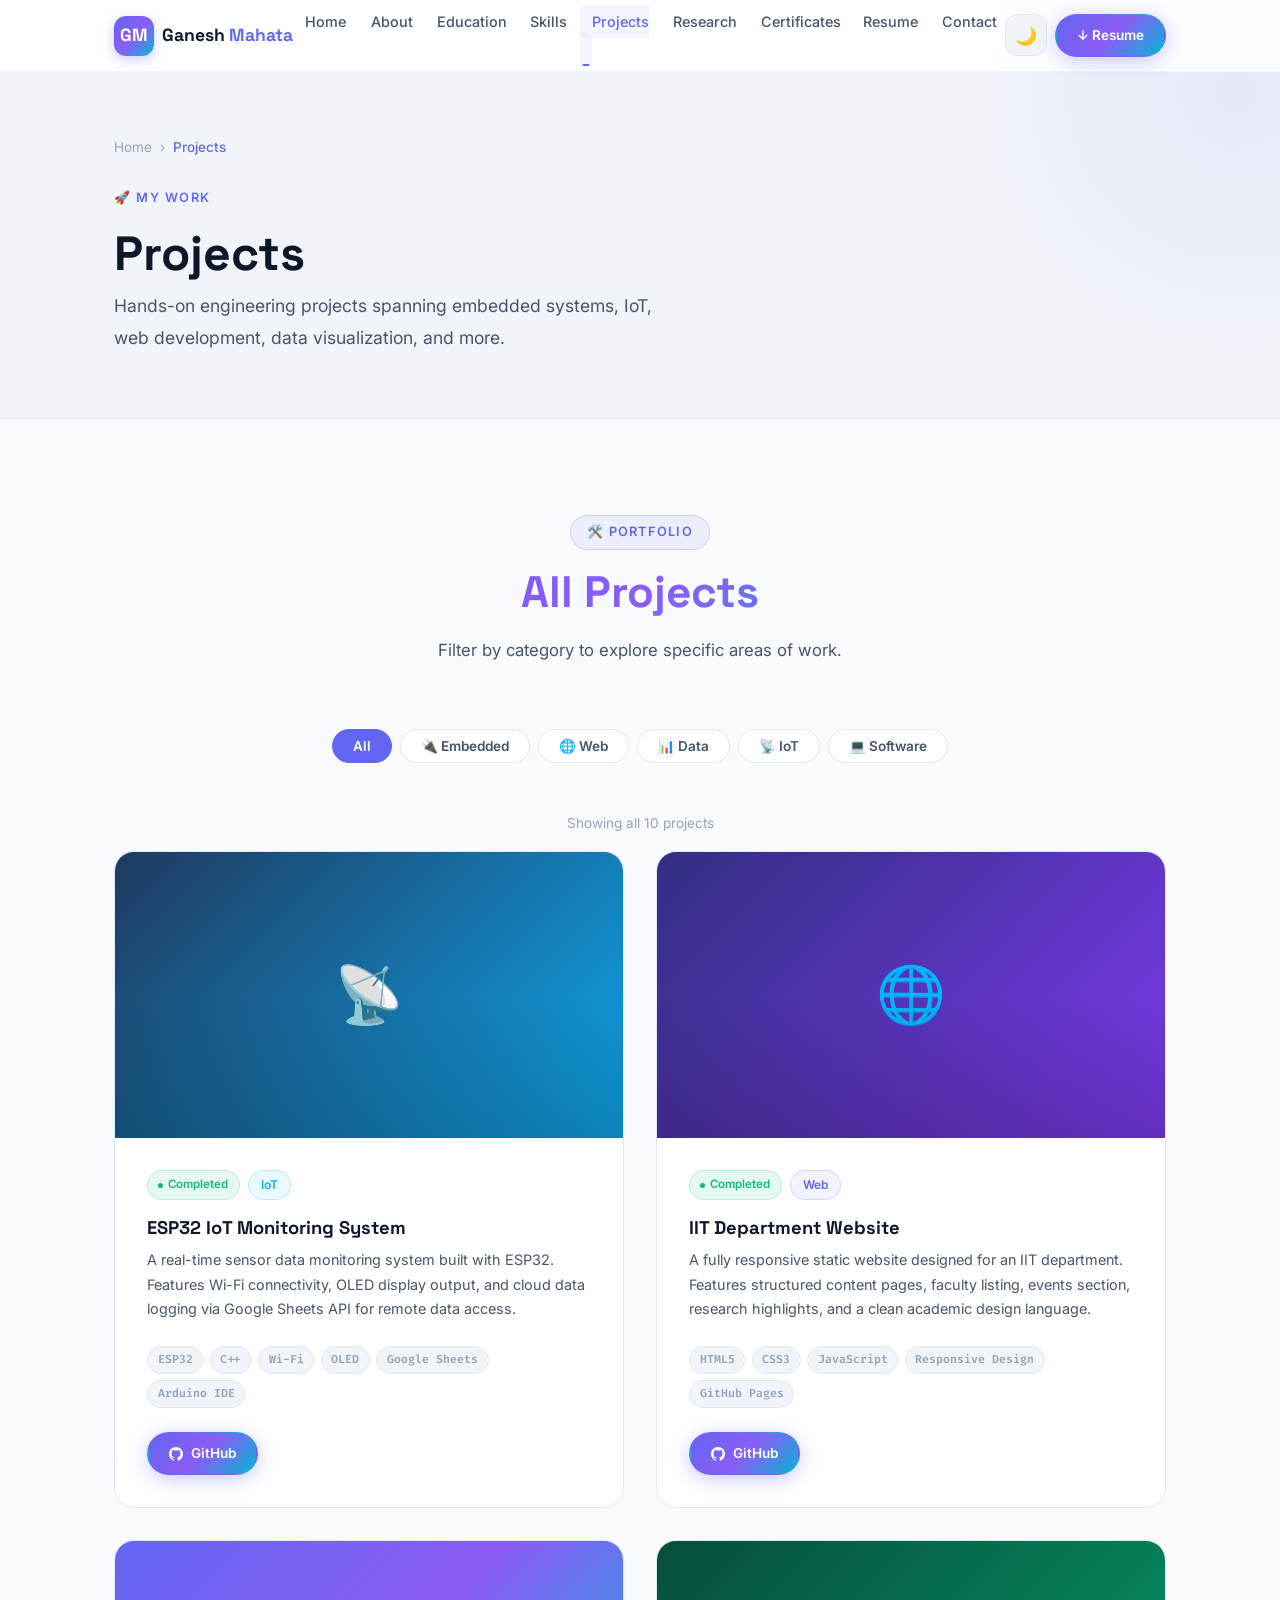
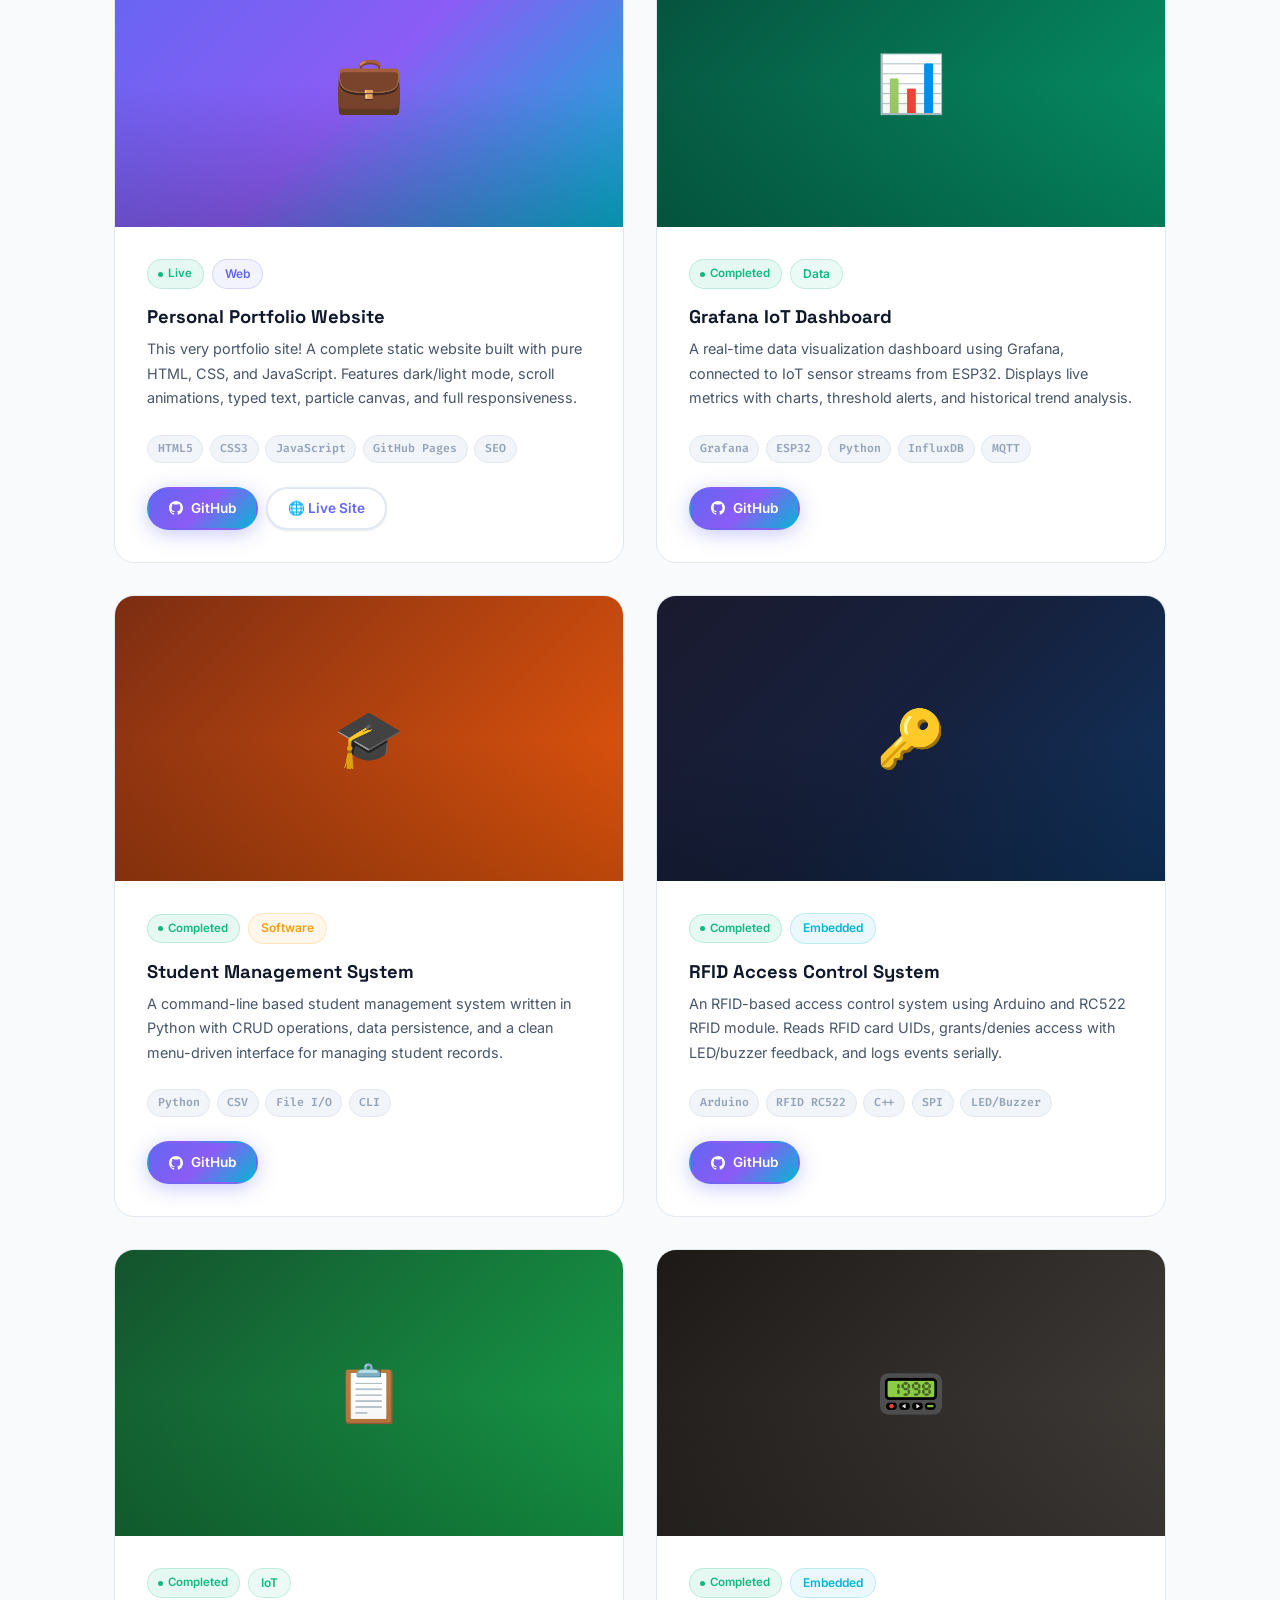
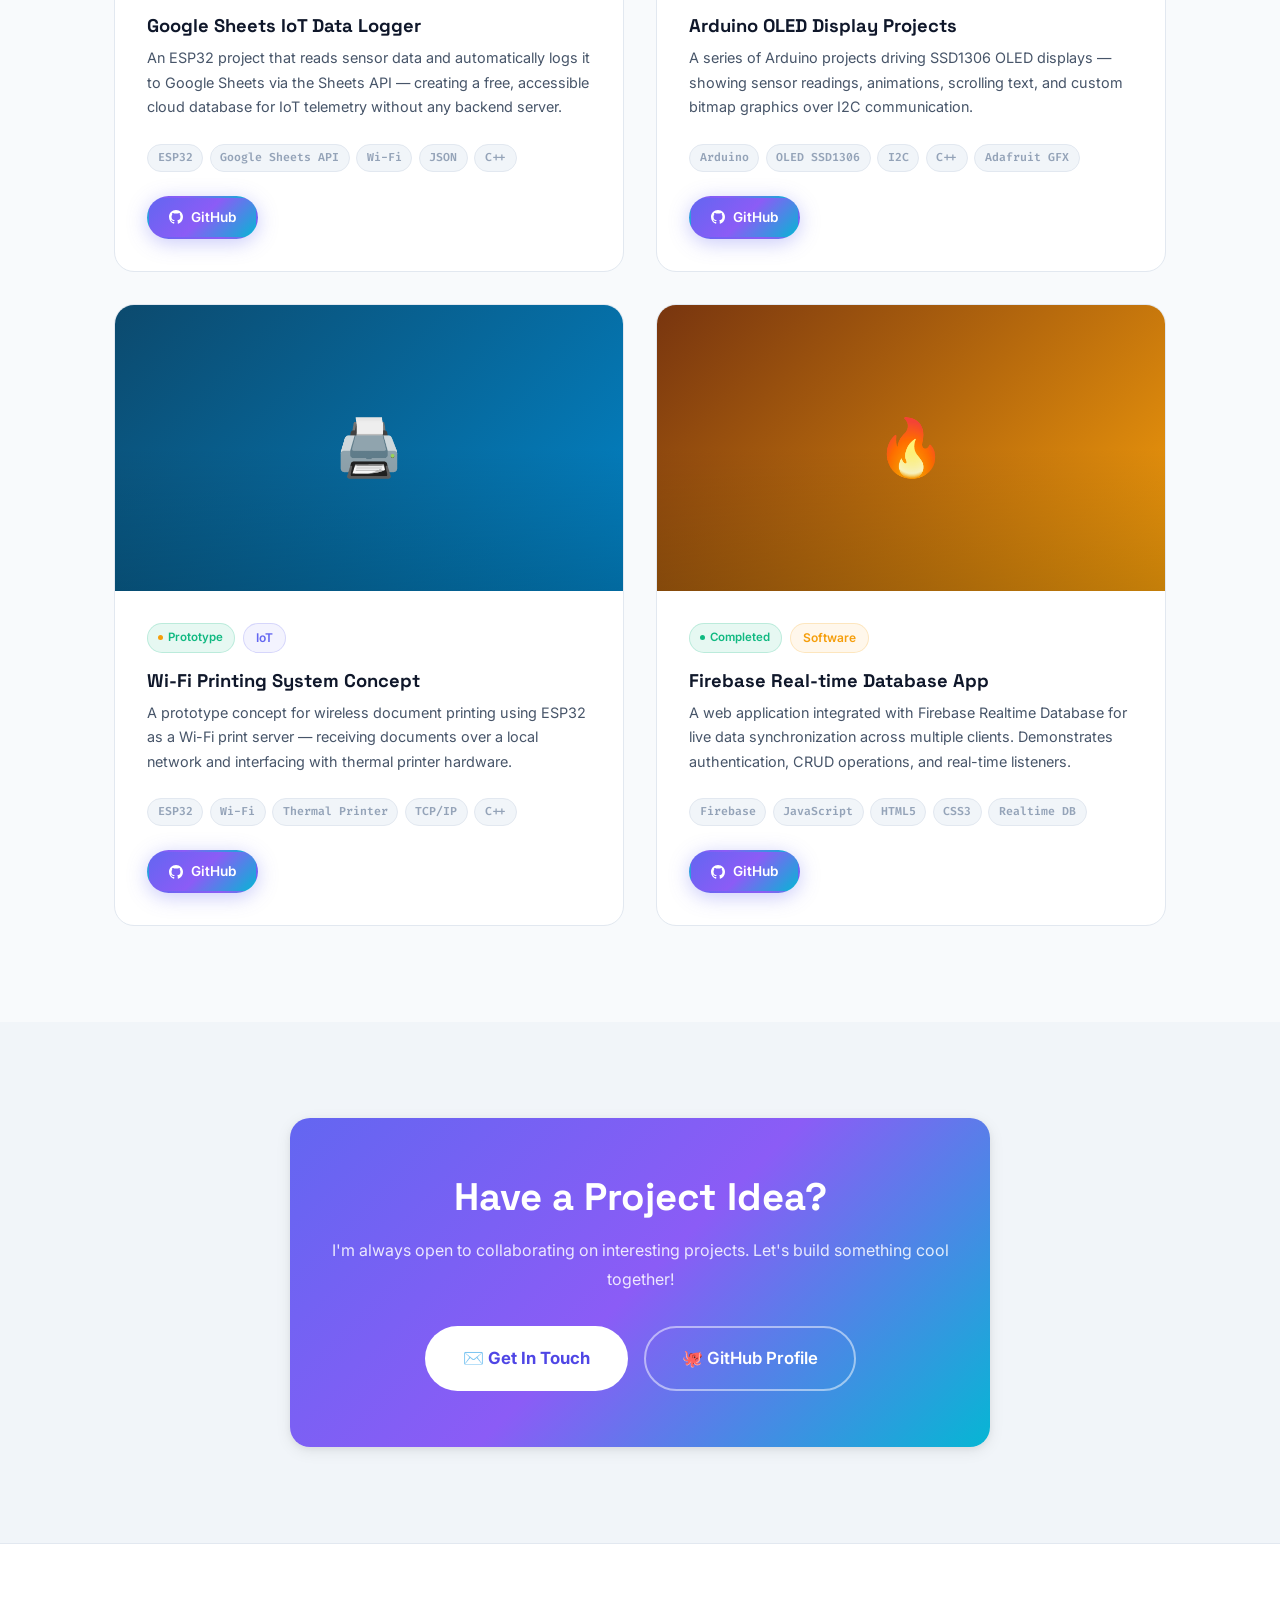
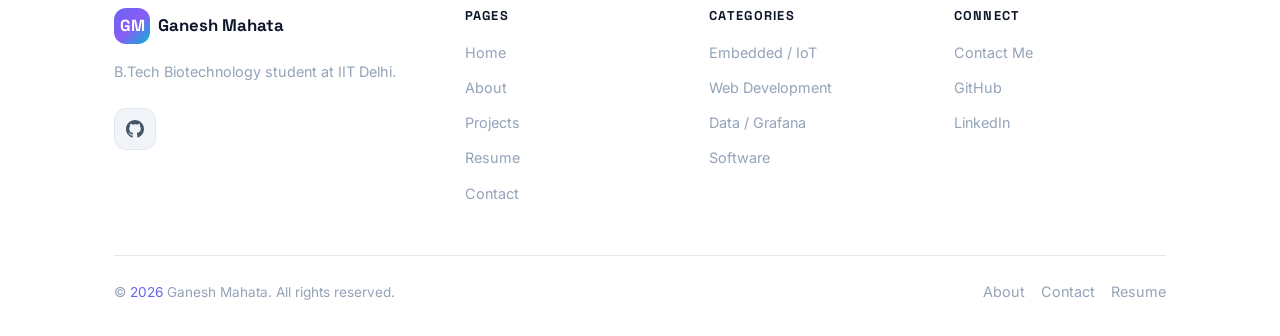
<file: pages/projects.html>
<!DOCTYPE html>
<html lang="en" data-theme="light">
<head>
  <meta charset="UTF-8" />
  <meta name="viewport" content="width=device-width, initial-scale=1.0" />

  <title>Projects — Ganesh Mahata | Portfolio</title>
  <meta name="description" content="Explore projects by Ganesh Mahata — ESP32 IoT systems, web development, Grafana dashboards, RFID projects, and more." />
  <meta name="keywords" content="Ganesh Mahata, Projects, ESP32, IoT, Web Development, Arduino, Grafana, RFID" />
  <meta name="author" content="Ganesh Mahata" />
  <meta name="robots" content="index, follow" />
  <link rel="canonical" href="https://MahataG.github.io/pages/projects.html" />

  <meta property="og:title"       content="Projects — Ganesh Mahata" />
  <meta property="og:description" content="Hands-on engineering projects: IoT, embedded systems, web development, and data visualization." />
  <meta property="og:url"         content="https://MahataG.github.io/pages/projects.html" />
  <meta property="og:type"        content="website" />

  <link rel="icon" type="image/x-icon" href="../favicon.ico" />

  <link rel="preconnect" href="https://fonts.googleapis.com" />
  <link rel="preconnect" href="https://fonts.gstatic.com" crossorigin />

  <link rel="stylesheet" href="../css/style.css" />
  <link rel="stylesheet" href="../css/dark.css" />
  <link rel="stylesheet" href="../css/responsive.css" />
  <script src="../js/theme.js"></script>

  <style>
    .hidden-card {
      opacity: 0;
      transform: scale(0.95);
      transition: opacity 0.3s ease, transform 0.3s ease;
    }
    .project-card {
      transition: all 0.3s ease, transform 0.4s cubic-bezier(0.34,1.56,0.64,1);
    }
    .projects-count {
      font-size: 0.85rem;
      color: var(--text-muted);
      text-align: center;
      margin-bottom: 1rem;
    }
  </style>
</head>

<body>
  <div id="page-loader" class="page-loader" aria-hidden="true">
    <div class="loader-content">
      <div class="loader-logo">GM</div>
      <div class="loader-bar"><div class="loader-progress"></div></div>
    </div>
  </div>

  <!-- NAVIGATION -->
  <nav class="navbar" role="navigation" aria-label="Main navigation">
    <div class="nav-container">
      <a href="../index.html" class="nav-logo" aria-label="Ganesh Mahata Home">
        <div class="nav-logo-icon" aria-hidden="true">GM</div>
        <span class="nav-logo-text">Ganesh <span>Mahata</span></span>
      </a>
      <ul class="nav-menu" role="list">
        <li><a href="../index.html"        class="nav-link">Home</a></li>
        <li><a href="about.html"           class="nav-link">About</a></li>
        <li><a href="about.html#education" class="nav-link">Education</a></li>
        <li><a href="about.html#skills"    class="nav-link">Skills</a></li>
        <li><a href="projects.html"        class="nav-link active" aria-current="page">Projects</a></li>
        <li><a href="about.html#research"  class="nav-link">Research</a></li>
        <li><a href="about.html#certs"     class="nav-link">Certificates</a></li>
        <li><a href="resume.html"          class="nav-link">Resume</a></li>
        <li><a href="contact.html"         class="nav-link">Contact</a></li>
      </ul>
      <div class="nav-actions">
        <button class="theme-toggle" aria-label="Toggle theme">
          <span class="icon-moon" aria-hidden="true">🌙</span>
          <span class="icon-sun"  aria-hidden="true">☀️</span>
        </button>
        <a href="../assets/resume/Ganesh_Mahata_CV.pdf" class="btn btn-primary btn-sm"
           download="Ganesh_Mahata_CV.pdf" data-resume-download>↓ Resume</a>
        <button class="hamburger" id="hamburger"
                aria-label="Open menu" aria-expanded="false" aria-controls="mobile-nav">
          <span></span><span></span><span></span>
        </button>
      </div>
    </div>
  </nav>

  <nav id="mobile-nav" class="mobile-nav" aria-label="Mobile navigation">
    <ul class="mobile-nav-links" role="list">
      <li><a href="../index.html"         class="mobile-nav-link">🏠 Home</a></li>
      <li><a href="about.html"            class="mobile-nav-link">👤 About</a></li>
      <li><a href="about.html#education"  class="mobile-nav-link">🎓 Education</a></li>
      <li><a href="about.html#skills"     class="mobile-nav-link">⚡ Skills</a></li>
      <li><a href="projects.html"         class="mobile-nav-link">🚀 Projects</a></li>
      <li><a href="about.html#research"   class="mobile-nav-link">🔬 Research</a></li>
      <li><a href="about.html#certs"      class="mobile-nav-link">🏆 Certificates</a></li>
      <li><a href="resume.html"           class="mobile-nav-link">📄 Resume</a></li>
      <li><a href="contact.html"          class="mobile-nav-link">✉️ Contact</a></li>
    </ul>
  </nav>

  <main id="main-content">

    <!-- PAGE HERO -->
    <header class="page-hero" aria-labelledby="page-title">
      <div class="container">
        <div class="page-hero-content">
          <nav class="breadcrumb" aria-label="Breadcrumb">
            <span class="breadcrumb-item"><a href="../index.html">Home</a></span>
            <span class="breadcrumb-sep" aria-hidden="true">›</span>
            <span class="breadcrumb-item active" aria-current="page">Projects</span>
          </nav>
          <div class="page-hero-tag" aria-hidden="true">🚀 My Work</div>
          <h1 id="page-title" class="page-hero-title">Projects</h1>
          <p class="page-hero-subtitle">
            Hands-on engineering projects spanning embedded systems, IoT, web development,
            data visualization, and more.
          </p>
        </div>
      </div>
    </header>

    <!-- PROJECTS SECTION -->
    <section id="projects" class="section" aria-labelledby="projects-heading">
      <div class="container">
        <div class="section-header">
          <div class="section-tag">🛠️ Portfolio</div>
          <h2 id="projects-heading" class="section-title">All Projects</h2>
          <p class="section-subtitle">Filter by category to explore specific areas of work.</p>
        </div>

        <!-- Filter Buttons -->
        <div class="projects-filter" role="group" aria-label="Filter projects by category">
          <button class="filter-btn active" data-filter="all">All</button>
          <button class="filter-btn" data-filter="embedded">🔌 Embedded</button>
          <button class="filter-btn" data-filter="web">🌐 Web</button>
          <button class="filter-btn" data-filter="data">📊 Data</button>
          <button class="filter-btn" data-filter="iot">📡 IoT</button>
          <button class="filter-btn" data-filter="software">💻 Software</button>
        </div>

        <p class="projects-count" aria-live="polite" id="projects-count">Showing all 10 projects</p>

        <!-- Projects Grid -->
        <div class="projects-grid" id="projects-grid">

          <!-- P1: ESP32 IoT Monitor -->
          <article class="project-card reveal delay-1" data-category="iot">
            <div class="project-thumbnail"
                 style="background: linear-gradient(135deg, #1e3a5f 0%, #0ea5e9 100%);">
              📡
            </div>
            <div class="project-body">
              <div class="project-meta">
                <span class="project-status"><span class="dot"></span>Completed</span>
                <span class="badge badge-secondary">IoT</span>
              </div>
              <h3 class="project-title">ESP32 IoT Monitoring System</h3>
              <p class="project-desc">
                A real-time sensor data monitoring system built with ESP32. Features
                Wi-Fi connectivity, OLED display output, and cloud data logging via
                Google Sheets API for remote data access.
              </p>
              <div class="project-tech">
                <span class="tech-tag">ESP32</span>
                <span class="tech-tag">C++</span>
                <span class="tech-tag">Wi-Fi</span>
                <span class="tech-tag">OLED</span>
                <span class="tech-tag">Google Sheets</span>
                <span class="tech-tag">Arduino IDE</span>
              </div>
              <div class="project-links">
                <a href="https://github.com/MahataG" target="_blank" rel="noopener"
                   class="btn btn-primary btn-sm">
                  <svg width="14" height="14" viewBox="0 0 24 24" fill="currentColor"><path d="M12 0C5.374 0 0 5.373 0 12c0 5.302 3.438 9.8 8.207 11.387.599.111.793-.261.793-.577v-2.234c-3.338.726-4.033-1.416-4.033-1.416-.546-1.387-1.333-1.756-1.333-1.756-1.089-.745.083-.729.083-.729 1.205.084 1.839 1.237 1.839 1.237 1.07 1.834 2.807 1.304 3.492.997.107-.775.418-1.305.762-1.604-2.665-.305-5.467-1.334-5.467-5.931 0-1.311.469-2.381 1.236-3.221-.124-.303-.535-1.524.117-3.176 0 0 1.008-.322 3.301 1.23A11.509 11.509 0 0 1 12 5.803c1.02.005 2.047.138 3.006.404 2.291-1.552 3.297-1.23 3.297-1.23.653 1.653.242 2.874.118 3.176.77.84 1.235 1.911 1.235 3.221 0 4.609-2.807 5.624-5.479 5.921.43.372.823 1.102.823 2.222v3.293c0 .319.192.694.801.576C20.566 21.797 24 17.3 24 12c0-6.627-5.373-12-12-12z"/></svg>
                  GitHub
                </a>
              </div>
            </div>
          </article>

          <!-- P2: IIT Department Website -->
          <article class="project-card reveal delay-2" data-category="web">
            <div class="project-thumbnail"
                 style="background: linear-gradient(135deg, #312e81 0%, #7c3aed 100%);">
              🌐
            </div>
            <div class="project-body">
              <div class="project-meta">
                <span class="project-status"><span class="dot"></span>Completed</span>
                <span class="badge">Web</span>
              </div>
              <h3 class="project-title">IIT Department Website</h3>
              <p class="project-desc">
                A fully responsive static website designed for an IIT department.
                Features structured content pages, faculty listing, events section,
                research highlights, and a clean academic design language.
              </p>
              <div class="project-tech">
                <span class="tech-tag">HTML5</span>
                <span class="tech-tag">CSS3</span>
                <span class="tech-tag">JavaScript</span>
                <span class="tech-tag">Responsive Design</span>
                <span class="tech-tag">GitHub Pages</span>
              </div>
              <div class="project-links">
                <a href="https://github.com/MahataG" target="_blank" rel="noopener"
                   class="btn btn-primary btn-sm">
                  <svg width="14" height="14" viewBox="0 0 24 24" fill="currentColor"><path d="M12 0C5.374 0 0 5.373 0 12c0 5.302 3.438 9.8 8.207 11.387.599.111.793-.261.793-.577v-2.234c-3.338.726-4.033-1.416-4.033-1.416-.546-1.387-1.333-1.756-1.333-1.756-1.089-.745.083-.729.083-.729 1.205.084 1.839 1.237 1.839 1.237 1.07 1.834 2.807 1.304 3.492.997.107-.775.418-1.305.762-1.604-2.665-.305-5.467-1.334-5.467-5.931 0-1.311.469-2.381 1.236-3.221-.124-.303-.535-1.524.117-3.176 0 0 1.008-.322 3.301 1.23A11.509 11.509 0 0 1 12 5.803c1.02.005 2.047.138 3.006.404 2.291-1.552 3.297-1.23 3.297-1.23.653 1.653.242 2.874.118 3.176.77.84 1.235 1.911 1.235 3.221 0 4.609-2.807 5.624-5.479 5.921.43.372.823 1.102.823 2.222v3.293c0 .319.192.694.801.576C20.566 21.797 24 17.3 24 12c0-6.627-5.373-12-12-12z"/></svg>
                  GitHub
                </a>
              </div>
            </div>
          </article>

          <!-- P3: Portfolio Website -->
          <article class="project-card reveal delay-3" data-category="web">
            <div class="project-thumbnail"
                 style="background: linear-gradient(135deg, #6366f1 0%, #8b5cf6 50%, #06b6d4 100%);">
              💼
            </div>
            <div class="project-body">
              <div class="project-meta">
                <span class="project-status"><span class="dot"></span>Live</span>
                <span class="badge">Web</span>
              </div>
              <h3 class="project-title">Personal Portfolio Website</h3>
              <p class="project-desc">
                This very portfolio site! A complete static website built with pure HTML,
                CSS, and JavaScript. Features dark/light mode, scroll animations, typed
                text, particle canvas, and full responsiveness.
              </p>
              <div class="project-tech">
                <span class="tech-tag">HTML5</span>
                <span class="tech-tag">CSS3</span>
                <span class="tech-tag">JavaScript</span>
                <span class="tech-tag">GitHub Pages</span>
                <span class="tech-tag">SEO</span>
              </div>
              <div class="project-links">
                <a href="https://github.com/MahataG" target="_blank" rel="noopener"
                   class="btn btn-primary btn-sm">
                  <svg width="14" height="14" viewBox="0 0 24 24" fill="currentColor"><path d="M12 0C5.374 0 0 5.373 0 12c0 5.302 3.438 9.8 8.207 11.387.599.111.793-.261.793-.577v-2.234c-3.338.726-4.033-1.416-4.033-1.416-.546-1.387-1.333-1.756-1.333-1.756-1.089-.745.083-.729.083-.729 1.205.084 1.839 1.237 1.839 1.237 1.07 1.834 2.807 1.304 3.492.997.107-.775.418-1.305.762-1.604-2.665-.305-5.467-1.334-5.467-5.931 0-1.311.469-2.381 1.236-3.221-.124-.303-.535-1.524.117-3.176 0 0 1.008-.322 3.301 1.23A11.509 11.509 0 0 1 12 5.803c1.02.005 2.047.138 3.006.404 2.291-1.552 3.297-1.23 3.297-1.23.653 1.653.242 2.874.118 3.176.77.84 1.235 1.911 1.235 3.221 0 4.609-2.807 5.624-5.479 5.921.43.372.823 1.102.823 2.222v3.293c0 .319.192.694.801.576C20.566 21.797 24 17.3 24 12c0-6.627-5.373-12-12-12z"/></svg>
                  GitHub
                </a>
                <a href="../index.html" class="btn btn-secondary btn-sm">🌐 Live Site</a>
              </div>
            </div>
          </article>

          <!-- P4: Grafana Dashboard -->
          <article class="project-card reveal delay-4" data-category="data">
            <div class="project-thumbnail"
                 style="background: linear-gradient(135deg, #064e3b 0%, #059669 100%);">
              📊
            </div>
            <div class="project-body">
              <div class="project-meta">
                <span class="project-status"><span class="dot"></span>Completed</span>
                <span class="badge badge-success">Data</span>
              </div>
              <h3 class="project-title">Grafana IoT Dashboard</h3>
              <p class="project-desc">
                A real-time data visualization dashboard using Grafana, connected to
                IoT sensor streams from ESP32. Displays live metrics with charts,
                threshold alerts, and historical trend analysis.
              </p>
              <div class="project-tech">
                <span class="tech-tag">Grafana</span>
                <span class="tech-tag">ESP32</span>
                <span class="tech-tag">Python</span>
                <span class="tech-tag">InfluxDB</span>
                <span class="tech-tag">MQTT</span>
              </div>
              <div class="project-links">
                <a href="https://github.com/MahataG" target="_blank" rel="noopener"
                   class="btn btn-primary btn-sm">
                  <svg width="14" height="14" viewBox="0 0 24 24" fill="currentColor"><path d="M12 0C5.374 0 0 5.373 0 12c0 5.302 3.438 9.8 8.207 11.387.599.111.793-.261.793-.577v-2.234c-3.338.726-4.033-1.416-4.033-1.416-.546-1.387-1.333-1.756-1.333-1.756-1.089-.745.083-.729.083-.729 1.205.084 1.839 1.237 1.839 1.237 1.07 1.834 2.807 1.304 3.492.997.107-.775.418-1.305.762-1.604-2.665-.305-5.467-1.334-5.467-5.931 0-1.311.469-2.381 1.236-3.221-.124-.303-.535-1.524.117-3.176 0 0 1.008-.322 3.301 1.23A11.509 11.509 0 0 1 12 5.803c1.02.005 2.047.138 3.006.404 2.291-1.552 3.297-1.23 3.297-1.23.653 1.653.242 2.874.118 3.176.77.84 1.235 1.911 1.235 3.221 0 4.609-2.807 5.624-5.479 5.921.43.372.823 1.102.823 2.222v3.293c0 .319.192.694.801.576C20.566 21.797 24 17.3 24 12c0-6.627-5.373-12-12-12z"/></svg>
                  GitHub
                </a>
              </div>
            </div>
          </article>

          <!-- P5: Student Management System -->
          <article class="project-card reveal delay-1" data-category="software">
            <div class="project-thumbnail"
                 style="background: linear-gradient(135deg, #7c2d12 0%, #ea580c 100%);">
              🎓
            </div>
            <div class="project-body">
              <div class="project-meta">
                <span class="project-status"><span class="dot"></span>Completed</span>
                <span class="badge badge-accent">Software</span>
              </div>
              <h3 class="project-title">Student Management System</h3>
              <p class="project-desc">
                A command-line based student management system written in Python with
                CRUD operations, data persistence, and a clean menu-driven interface
                for managing student records.
              </p>
              <div class="project-tech">
                <span class="tech-tag">Python</span>
                <span class="tech-tag">CSV</span>
                <span class="tech-tag">File I/O</span>
                <span class="tech-tag">CLI</span>
              </div>
              <div class="project-links">
                <a href="https://github.com/MahataG" target="_blank" rel="noopener"
                   class="btn btn-primary btn-sm">
                  <svg width="14" height="14" viewBox="0 0 24 24" fill="currentColor"><path d="M12 0C5.374 0 0 5.373 0 12c0 5.302 3.438 9.8 8.207 11.387.599.111.793-.261.793-.577v-2.234c-3.338.726-4.033-1.416-4.033-1.416-.546-1.387-1.333-1.756-1.333-1.756-1.089-.745.083-.729.083-.729 1.205.084 1.839 1.237 1.839 1.237 1.07 1.834 2.807 1.304 3.492.997.107-.775.418-1.305.762-1.604-2.665-.305-5.467-1.334-5.467-5.931 0-1.311.469-2.381 1.236-3.221-.124-.303-.535-1.524.117-3.176 0 0 1.008-.322 3.301 1.23A11.509 11.509 0 0 1 12 5.803c1.02.005 2.047.138 3.006.404 2.291-1.552 3.297-1.23 3.297-1.23.653 1.653.242 2.874.118 3.176.77.84 1.235 1.911 1.235 3.221 0 4.609-2.807 5.624-5.479 5.921.43.372.823 1.102.823 2.222v3.293c0 .319.192.694.801.576C20.566 21.797 24 17.3 24 12c0-6.627-5.373-12-12-12z"/></svg>
                  GitHub
                </a>
              </div>
            </div>
          </article>

          <!-- P6: RFID Access System -->
          <article class="project-card reveal delay-2" data-category="embedded">
            <div class="project-thumbnail"
                 style="background: linear-gradient(135deg, #1a1a2e 0%, #16213e 50%, #0f3460 100%);">
              🔑
            </div>
            <div class="project-body">
              <div class="project-meta">
                <span class="project-status"><span class="dot"></span>Completed</span>
                <span class="badge badge-secondary">Embedded</span>
              </div>
              <h3 class="project-title">RFID Access Control System</h3>
              <p class="project-desc">
                An RFID-based access control system using Arduino and RC522 RFID module.
                Reads RFID card UIDs, grants/denies access with LED/buzzer feedback,
                and logs events serially.
              </p>
              <div class="project-tech">
                <span class="tech-tag">Arduino</span>
                <span class="tech-tag">RFID RC522</span>
                <span class="tech-tag">C++</span>
                <span class="tech-tag">SPI</span>
                <span class="tech-tag">LED/Buzzer</span>
              </div>
              <div class="project-links">
                <a href="https://github.com/MahataG" target="_blank" rel="noopener"
                   class="btn btn-primary btn-sm">
                  <svg width="14" height="14" viewBox="0 0 24 24" fill="currentColor"><path d="M12 0C5.374 0 0 5.373 0 12c0 5.302 3.438 9.8 8.207 11.387.599.111.793-.261.793-.577v-2.234c-3.338.726-4.033-1.416-4.033-1.416-.546-1.387-1.333-1.756-1.333-1.756-1.089-.745.083-.729.083-.729 1.205.084 1.839 1.237 1.839 1.237 1.07 1.834 2.807 1.304 3.492.997.107-.775.418-1.305.762-1.604-2.665-.305-5.467-1.334-5.467-5.931 0-1.311.469-2.381 1.236-3.221-.124-.303-.535-1.524.117-3.176 0 0 1.008-.322 3.301 1.23A11.509 11.509 0 0 1 12 5.803c1.02.005 2.047.138 3.006.404 2.291-1.552 3.297-1.23 3.297-1.23.653 1.653.242 2.874.118 3.176.77.84 1.235 1.911 1.235 3.221 0 4.609-2.807 5.624-5.479 5.921.43.372.823 1.102.823 2.222v3.293c0 .319.192.694.801.576C20.566 21.797 24 17.3 24 12c0-6.627-5.373-12-12-12z"/></svg>
                  GitHub
                </a>
              </div>
            </div>
          </article>

          <!-- P7: Google Sheets IoT Logger -->
          <article class="project-card reveal delay-3" data-category="iot">
            <div class="project-thumbnail"
                 style="background: linear-gradient(135deg, #14532d 0%, #16a34a 100%);">
              📋
            </div>
            <div class="project-body">
              <div class="project-meta">
                <span class="project-status"><span class="dot"></span>Completed</span>
                <span class="badge badge-success">IoT</span>
              </div>
              <h3 class="project-title">Google Sheets IoT Data Logger</h3>
              <p class="project-desc">
                An ESP32 project that reads sensor data and automatically logs it to
                Google Sheets via the Sheets API — creating a free, accessible cloud
                database for IoT telemetry without any backend server.
              </p>
              <div class="project-tech">
                <span class="tech-tag">ESP32</span>
                <span class="tech-tag">Google Sheets API</span>
                <span class="tech-tag">Wi-Fi</span>
                <span class="tech-tag">JSON</span>
                <span class="tech-tag">C++</span>
              </div>
              <div class="project-links">
                <a href="https://github.com/MahataG" target="_blank" rel="noopener"
                   class="btn btn-primary btn-sm">
                  <svg width="14" height="14" viewBox="0 0 24 24" fill="currentColor"><path d="M12 0C5.374 0 0 5.373 0 12c0 5.302 3.438 9.8 8.207 11.387.599.111.793-.261.793-.577v-2.234c-3.338.726-4.033-1.416-4.033-1.416-.546-1.387-1.333-1.756-1.333-1.756-1.089-.745.083-.729.083-.729 1.205.084 1.839 1.237 1.839 1.237 1.07 1.834 2.807 1.304 3.492.997.107-.775.418-1.305.762-1.604-2.665-.305-5.467-1.334-5.467-5.931 0-1.311.469-2.381 1.236-3.221-.124-.303-.535-1.524.117-3.176 0 0 1.008-.322 3.301 1.23A11.509 11.509 0 0 1 12 5.803c1.02.005 2.047.138 3.006.404 2.291-1.552 3.297-1.23 3.297-1.23.653 1.653.242 2.874.118 3.176.77.84 1.235 1.911 1.235 3.221 0 4.609-2.807 5.624-5.479 5.921.43.372.823 1.102.823 2.222v3.293c0 .319.192.694.801.576C20.566 21.797 24 17.3 24 12c0-6.627-5.373-12-12-12z"/></svg>
                  GitHub
                </a>
              </div>
            </div>
          </article>

          <!-- P8: Arduino OLED Display -->
          <article class="project-card reveal delay-4" data-category="embedded">
            <div class="project-thumbnail"
                 style="background: linear-gradient(135deg, #1c1917 0%, #44403c 100%);">
              📟
            </div>
            <div class="project-body">
              <div class="project-meta">
                <span class="project-status"><span class="dot"></span>Completed</span>
                <span class="badge badge-secondary">Embedded</span>
              </div>
              <h3 class="project-title">Arduino OLED Display Projects</h3>
              <p class="project-desc">
                A series of Arduino projects driving SSD1306 OLED displays — showing
                sensor readings, animations, scrolling text, and custom bitmap graphics
                over I2C communication.
              </p>
              <div class="project-tech">
                <span class="tech-tag">Arduino</span>
                <span class="tech-tag">OLED SSD1306</span>
                <span class="tech-tag">I2C</span>
                <span class="tech-tag">C++</span>
                <span class="tech-tag">Adafruit GFX</span>
              </div>
              <div class="project-links">
                <a href="https://github.com/MahataG" target="_blank" rel="noopener"
                   class="btn btn-primary btn-sm">
                  <svg width="14" height="14" viewBox="0 0 24 24" fill="currentColor"><path d="M12 0C5.374 0 0 5.373 0 12c0 5.302 3.438 9.8 8.207 11.387.599.111.793-.261.793-.577v-2.234c-3.338.726-4.033-1.416-4.033-1.416-.546-1.387-1.333-1.756-1.333-1.756-1.089-.745.083-.729.083-.729 1.205.084 1.839 1.237 1.839 1.237 1.07 1.834 2.807 1.304 3.492.997.107-.775.418-1.305.762-1.604-2.665-.305-5.467-1.334-5.467-5.931 0-1.311.469-2.381 1.236-3.221-.124-.303-.535-1.524.117-3.176 0 0 1.008-.322 3.301 1.23A11.509 11.509 0 0 1 12 5.803c1.02.005 2.047.138 3.006.404 2.291-1.552 3.297-1.23 3.297-1.23.653 1.653.242 2.874.118 3.176.77.84 1.235 1.911 1.235 3.221 0 4.609-2.807 5.624-5.479 5.921.43.372.823 1.102.823 2.222v3.293c0 .319.192.694.801.576C20.566 21.797 24 17.3 24 12c0-6.627-5.373-12-12-12z"/></svg>
                  GitHub
                </a>
              </div>
            </div>
          </article>

          <!-- P9: Wi-Fi Printing Concept -->
          <article class="project-card reveal delay-1" data-category="iot">
            <div class="project-thumbnail"
                 style="background: linear-gradient(135deg, #0c4a6e 0%, #0284c7 100%);">
              🖨️
            </div>
            <div class="project-body">
              <div class="project-meta">
                <span class="project-status"><span class="dot" style="background:var(--accent)"></span>Prototype</span>
                <span class="badge">IoT</span>
              </div>
              <h3 class="project-title">Wi-Fi Printing System Concept</h3>
              <p class="project-desc">
                A prototype concept for wireless document printing using ESP32 as a
                Wi-Fi print server — receiving documents over a local network and
                interfacing with thermal printer hardware.
              </p>
              <div class="project-tech">
                <span class="tech-tag">ESP32</span>
                <span class="tech-tag">Wi-Fi</span>
                <span class="tech-tag">Thermal Printer</span>
                <span class="tech-tag">TCP/IP</span>
                <span class="tech-tag">C++</span>
              </div>
              <div class="project-links">
                <a href="https://github.com/MahataG" target="_blank" rel="noopener"
                   class="btn btn-primary btn-sm">
                  <svg width="14" height="14" viewBox="0 0 24 24" fill="currentColor"><path d="M12 0C5.374 0 0 5.373 0 12c0 5.302 3.438 9.8 8.207 11.387.599.111.793-.261.793-.577v-2.234c-3.338.726-4.033-1.416-4.033-1.416-.546-1.387-1.333-1.756-1.333-1.756-1.089-.745.083-.729.083-.729 1.205.084 1.839 1.237 1.839 1.237 1.07 1.834 2.807 1.304 3.492.997.107-.775.418-1.305.762-1.604-2.665-.305-5.467-1.334-5.467-5.931 0-1.311.469-2.381 1.236-3.221-.124-.303-.535-1.524.117-3.176 0 0 1.008-.322 3.301 1.23A11.509 11.509 0 0 1 12 5.803c1.02.005 2.047.138 3.006.404 2.291-1.552 3.297-1.23 3.297-1.23.653 1.653.242 2.874.118 3.176.77.84 1.235 1.911 1.235 3.221 0 4.609-2.807 5.624-5.479 5.921.43.372.823 1.102.823 2.222v3.293c0 .319.192.694.801.576C20.566 21.797 24 17.3 24 12c0-6.627-5.373-12-12-12z"/></svg>
                  GitHub
                </a>
              </div>
            </div>
          </article>

          <!-- P10: Firebase Integration -->
          <article class="project-card reveal delay-2" data-category="software">
            <div class="project-thumbnail"
                 style="background: linear-gradient(135deg, #78350f 0%, #f59e0b 100%);">
              🔥
            </div>
            <div class="project-body">
              <div class="project-meta">
                <span class="project-status"><span class="dot"></span>Completed</span>
                <span class="badge badge-accent">Software</span>
              </div>
              <h3 class="project-title">Firebase Real-time Database App</h3>
              <p class="project-desc">
                A web application integrated with Firebase Realtime Database for live
                data synchronization across multiple clients. Demonstrates authentication,
                CRUD operations, and real-time listeners.
              </p>
              <div class="project-tech">
                <span class="tech-tag">Firebase</span>
                <span class="tech-tag">JavaScript</span>
                <span class="tech-tag">HTML5</span>
                <span class="tech-tag">CSS3</span>
                <span class="tech-tag">Realtime DB</span>
              </div>
              <div class="project-links">
                <a href="https://github.com/MahataG" target="_blank" rel="noopener"
                   class="btn btn-primary btn-sm">
                  <svg width="14" height="14" viewBox="0 0 24 24" fill="currentColor"><path d="M12 0C5.374 0 0 5.373 0 12c0 5.302 3.438 9.8 8.207 11.387.599.111.793-.261.793-.577v-2.234c-3.338.726-4.033-1.416-4.033-1.416-.546-1.387-1.333-1.756-1.333-1.756-1.089-.745.083-.729.083-.729 1.205.084 1.839 1.237 1.839 1.237 1.07 1.834 2.807 1.304 3.492.997.107-.775.418-1.305.762-1.604-2.665-.305-5.467-1.334-5.467-5.931 0-1.311.469-2.381 1.236-3.221-.124-.303-.535-1.524.117-3.176 0 0 1.008-.322 3.301 1.23A11.509 11.509 0 0 1 12 5.803c1.02.005 2.047.138 3.006.404 2.291-1.552 3.297-1.23 3.297-1.23.653 1.653.242 2.874.118 3.176.77.84 1.235 1.911 1.235 3.221 0 4.609-2.807 5.624-5.479 5.921.43.372.823 1.102.823 2.222v3.293c0 .319.192.694.801.576C20.566 21.797 24 17.3 24 12c0-6.627-5.373-12-12-12z"/></svg>
                  GitHub
                </a>
              </div>
            </div>
          </article>

        </div><!-- /projects-grid -->
      </div>
    </section>

    <!-- CTA -->
    <section class="section" style="background: var(--bg-elevated);">
      <div class="container">
        <div class="card card-elevated text-center reveal"
             style="background: var(--gradient-primary); border: none; max-width: 700px; margin: 0 auto; padding: 3.5rem 2.5rem;">
          <h2 style="color:white; margin-bottom:1rem;">Have a Project Idea?</h2>
          <p style="color:rgba(255,255,255,0.85); margin-bottom:2rem;">
            I'm always open to collaborating on interesting projects. Let's build something cool together!
          </p>
          <div class="flex flex-center gap-md" style="flex-wrap:wrap;">
            <a href="contact.html" class="btn btn-lg"
               style="background:white;color:var(--primary-dark);font-weight:700;">
              ✉️ Get In Touch
            </a>
            <a href="https://github.com/MahataG" target="_blank" rel="noopener"
               class="btn btn-ghost btn-lg"
               style="color:white;border-color:rgba(255,255,255,0.5);">
              🐙 GitHub Profile
            </a>
          </div>
        </div>
      </div>
    </section>

  </main>

  <!-- FOOTER -->
  <footer class="footer" role="contentinfo">
    <div class="container">
      <div class="footer-grid">
        <div class="footer-brand">
          <a href="../index.html" class="footer-logo" aria-label="Home">
            <div class="footer-logo-icon">GM</div>
            <span class="footer-logo-text">Ganesh Mahata</span>
          </a>
          <p class="footer-tagline">B.Tech Biotechnology student at IIT Delhi.</p>
          <div class="social-links" aria-label="Social media links">
            <a href="https://github.com/MahataG" target="_blank" rel="noopener noreferrer"
               class="social-link" aria-label="GitHub">
              <svg width="18" height="18" viewBox="0 0 24 24" fill="currentColor"><path d="M12 0C5.374 0 0 5.373 0 12c0 5.302 3.438 9.8 8.207 11.387.599.111.793-.261.793-.577v-2.234c-3.338.726-4.033-1.416-4.033-1.416-.546-1.387-1.333-1.756-1.333-1.756-1.089-.745.083-.729.083-.729 1.205.084 1.839 1.237 1.839 1.237 1.07 1.834 2.807 1.304 3.492.997.107-.775.418-1.305.762-1.604-2.665-.305-5.467-1.334-5.467-5.931 0-1.311.469-2.381 1.236-3.221-.124-.303-.535-1.524.117-3.176 0 0 1.008-.322 3.301 1.23A11.509 11.509 0 0 1 12 5.803c1.02.005 2.047.138 3.006.404 2.291-1.552 3.297-1.23 3.297-1.23.653 1.653.242 2.874.118 3.176.77.84 1.235 1.911 1.235 3.221 0 4.609-2.807 5.624-5.479 5.921.43.372.823 1.102.823 2.222v3.293c0 .319.192.694.801.576C20.566 21.797 24 17.3 24 12c0-6.627-5.373-12-12-12z"/></svg>
            </a>
          </div>
        </div>
        <div>
          <h3 class="footer-col-title">Pages</h3>
          <ul class="footer-links" role="list">
            <li><a href="../index.html" class="footer-link">Home</a></li>
            <li><a href="about.html"    class="footer-link">About</a></li>
            <li><a href="projects.html" class="footer-link">Projects</a></li>
            <li><a href="resume.html"   class="footer-link">Resume</a></li>
            <li><a href="contact.html"  class="footer-link">Contact</a></li>
          </ul>
        </div>
        <div>
          <h3 class="footer-col-title">Categories</h3>
          <ul class="footer-links" role="list">
            <li><a href="#" class="footer-link" onclick="return false;">Embedded / IoT</a></li>
            <li><a href="#" class="footer-link" onclick="return false;">Web Development</a></li>
            <li><a href="#" class="footer-link" onclick="return false;">Data / Grafana</a></li>
            <li><a href="#" class="footer-link" onclick="return false;">Software</a></li>
          </ul>
        </div>
        <div>
          <h3 class="footer-col-title">Connect</h3>
          <ul class="footer-links" role="list">
            <li><a href="contact.html"                                       class="footer-link">Contact Me</a></li>
            <li><a href="https://github.com/MahataG" target="_blank" rel="noopener" class="footer-link">GitHub</a></li>
            <li><a href="https://linkedin.com/in/"   target="_blank" rel="noopener" class="footer-link">LinkedIn</a></li>
          </ul>
        </div>
      </div>
      <div class="footer-bottom">
        <p class="footer-copy">© <span data-year></span> Ganesh Mahata. All rights reserved.</p>
        <div class="flex gap-md">
          <a href="about.html"   class="footer-link">About</a>
          <a href="contact.html" class="footer-link">Contact</a>
          <a href="resume.html"  class="footer-link">Resume</a>
        </div>
      </div>
    </div>
  </footer>

  <button id="back-to-top" class="back-to-top" aria-label="Back to top">↑</button>

  <script src="../js/main.js"></script>
  <script src="../js/animation.js"></script>
  <script>
    // Update count display
    function updateCount() {
      const visible = document.querySelectorAll('.project-card:not([style*="display: none"])').length;
      const countEl = document.getElementById('projects-count');
      if (countEl) {
        const filter = document.querySelector('.filter-btn.active')?.dataset.filter || 'all';
        countEl.textContent = filter === 'all'
          ? `Showing all ${visible} projects`
          : `Showing ${visible} project${visible !== 1 ? 's' : ''} in "${filter}"`;
      }
    }

    document.querySelectorAll('.filter-btn').forEach(btn => {
      btn.addEventListener('click', () => setTimeout(updateCount, 350));
    });
  </script>
</body>
</html>
</file>
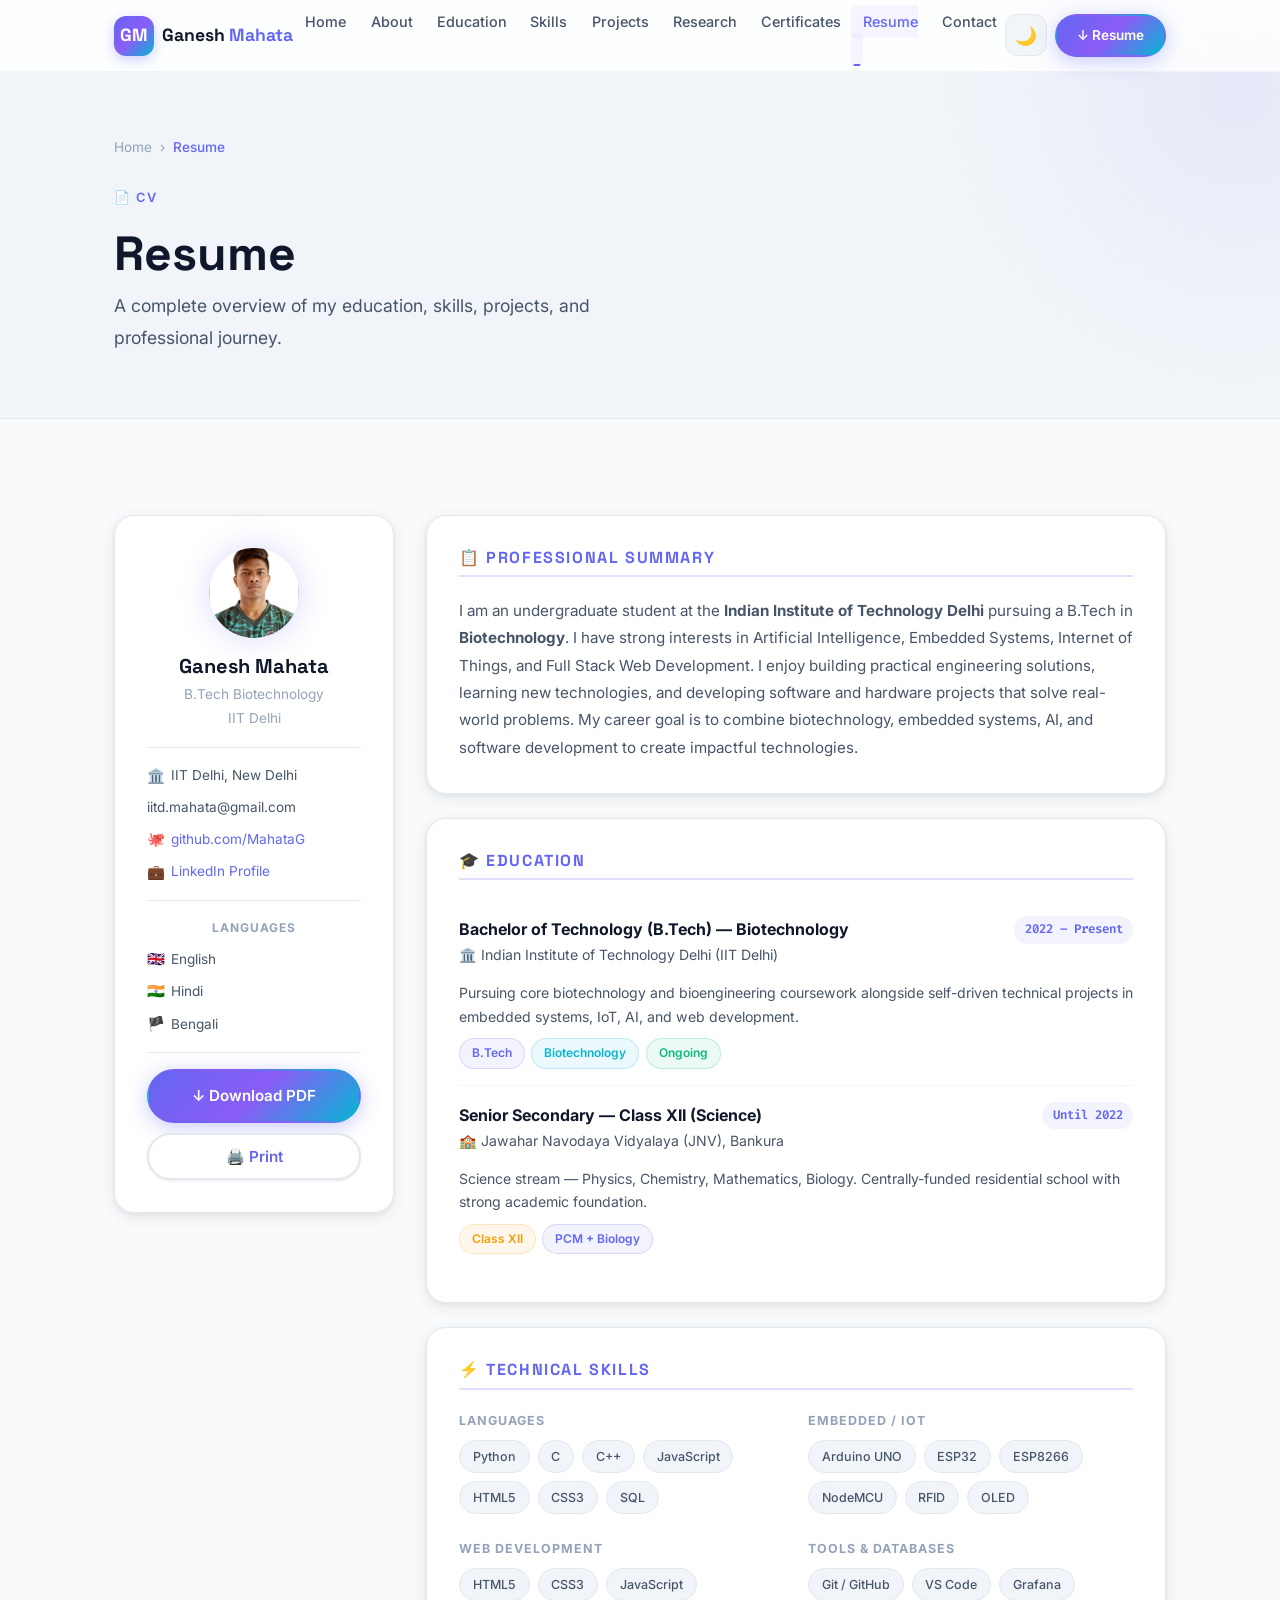
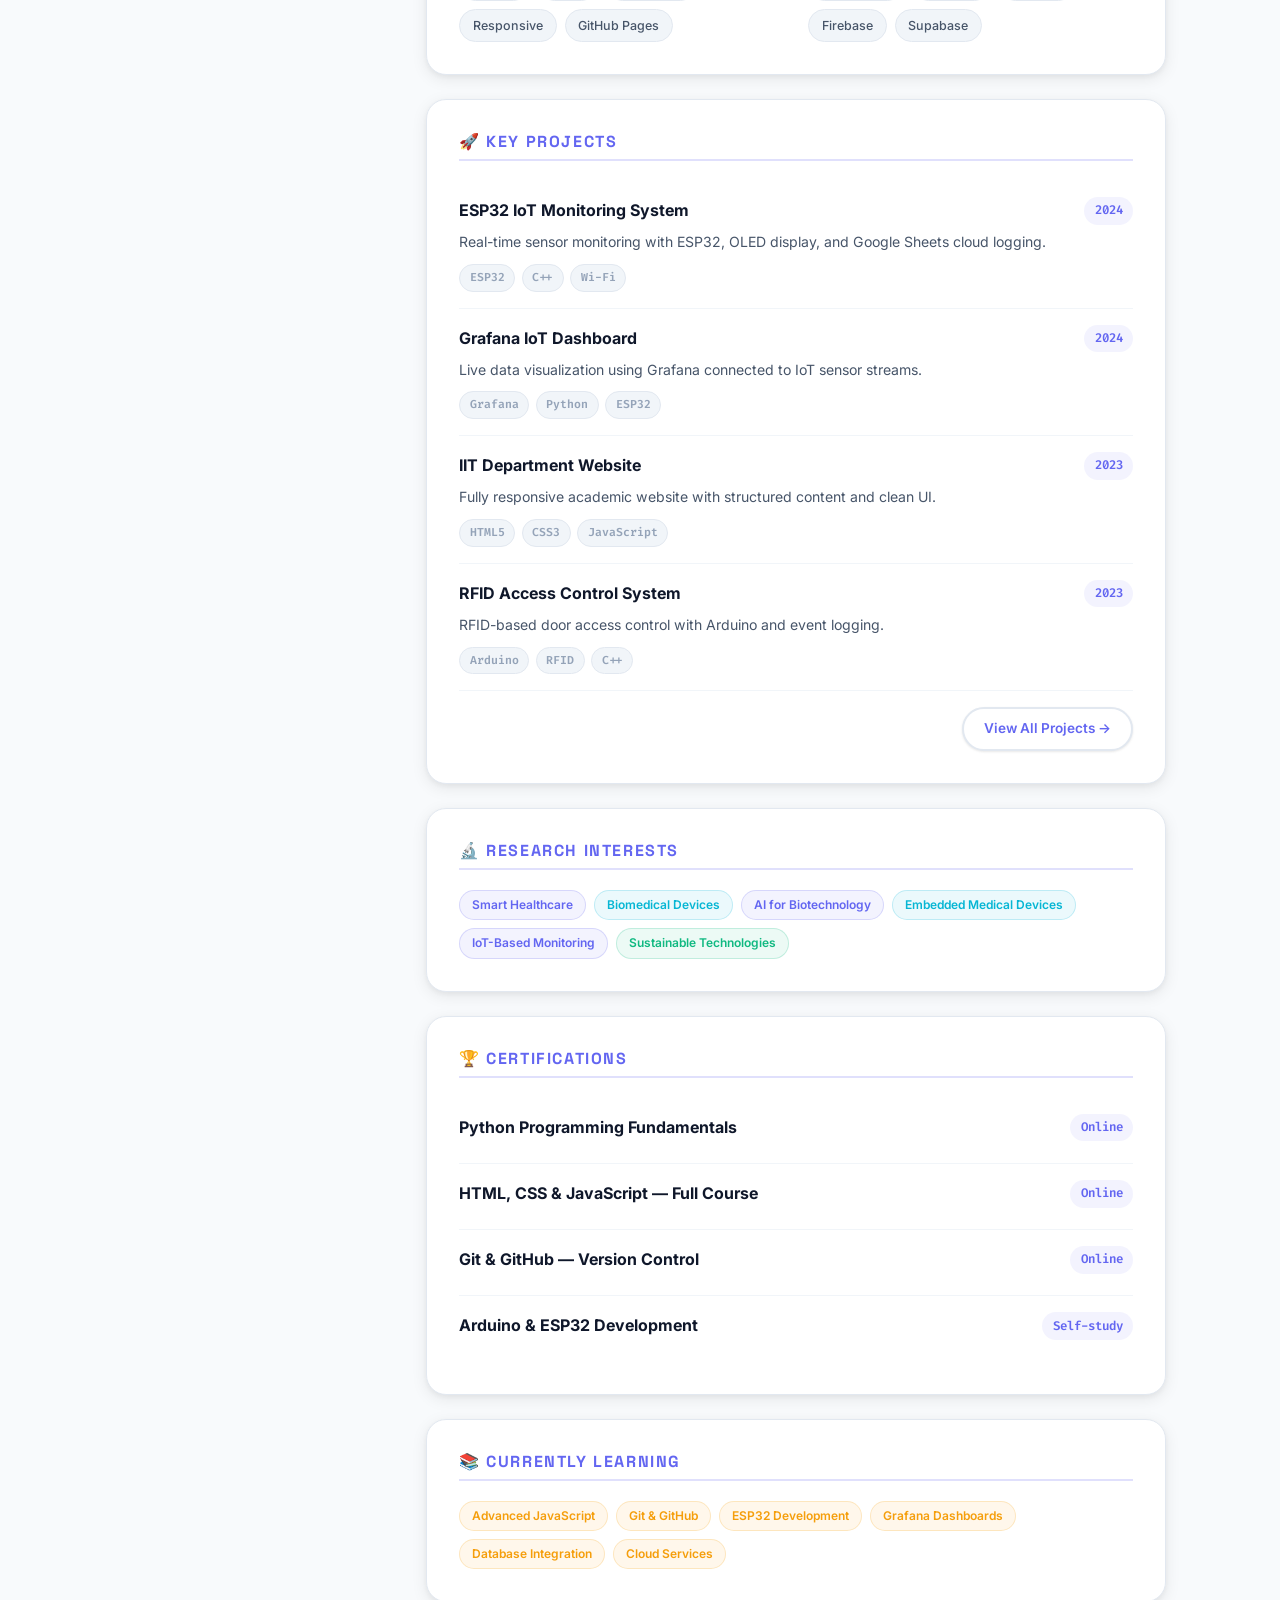
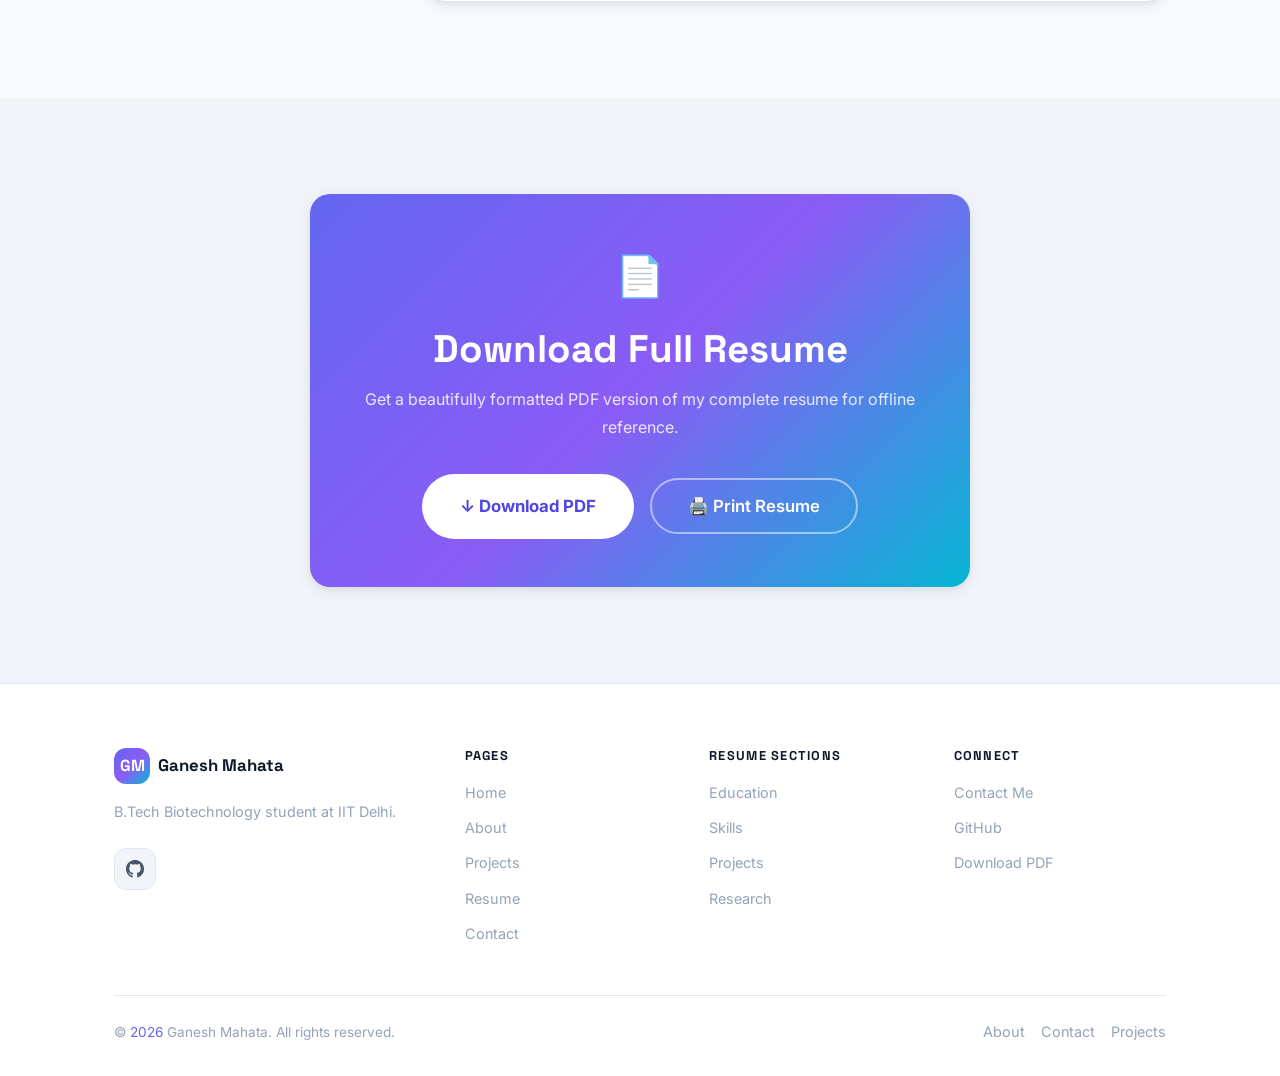
<file: pages/resume.html>
<!DOCTYPE html>
<html lang="en" data-theme="light">
<head>
  <meta charset="UTF-8" />
  <meta name="viewport" content="width=device-width, initial-scale=1.0" />

  <title>Resume — Ganesh Mahata | IIT Delhi Biotechnology</title>
  <meta name="description" content="Resume of Ganesh Mahata — B.Tech Biotechnology student at IIT Delhi. View and download the complete CV." />
  <meta name="keywords" content="Ganesh Mahata, Resume, CV, IIT Delhi, Biotechnology, Download" />
  <meta name="author" content="Ganesh Mahata" />
  <meta name="robots" content="index, follow" />
  <link rel="canonical" href="https://MahataG.github.io/pages/resume.html" />

  <meta property="og:title"       content="Resume — Ganesh Mahata" />
  <meta property="og:description" content="View and download Ganesh Mahata's complete CV — B.Tech Biotechnology, IIT Delhi." />
  <meta property="og:url"         content="https://MahataG.github.io/pages/resume.html" />

  <link rel="icon" type="image/x-icon" href="../favicon.ico" />
  <link rel="preconnect" href="https://fonts.googleapis.com" />
  <link rel="preconnect" href="https://fonts.gstatic.com" crossorigin />
  <link rel="stylesheet" href="../css/style.css" />
  <link rel="stylesheet" href="../css/dark.css" />
  <link rel="stylesheet" href="../css/responsive.css" />
  <script src="../js/theme.js"></script>

  <style>
    /* Resume page-specific styles */
    .resume-section-title {
      font-size: 1rem;
      font-weight: 700;
      text-transform: uppercase;
      letter-spacing: 0.1em;
      color: var(--primary);
      margin-bottom: 1.25rem;
      display: flex;
      align-items: center;
      gap: 0.5rem;
      padding-bottom: 0.5rem;
      border-bottom: 2px solid rgba(99,102,241,0.2);
    }

    .resume-entry {
      padding: 1rem 0;
      border-bottom: 1px solid var(--border-light);
    }
    .resume-entry:last-child { border-bottom: none; }

    .resume-entry-header {
      display: flex;
      justify-content: space-between;
      align-items: flex-start;
      gap: 1rem;
      margin-bottom: 0.35rem;
      flex-wrap: wrap;
    }

    .resume-entry-title {
      font-size: 1rem;
      font-weight: 700;
      color: var(--text-primary);
    }

    .resume-entry-date {
      font-size: 0.78rem;
      font-weight: 600;
      color: var(--primary);
      background: rgba(99,102,241,0.08);
      padding: 0.2rem 0.65rem;
      border-radius: var(--radius-full);
      white-space: nowrap;
      font-family: var(--font-code);
    }

    .resume-entry-org {
      font-size: 0.88rem;
      color: var(--text-secondary);
      margin-bottom: 0.5rem;
    }

    .resume-entry-desc {
      font-size: 0.88rem;
      color: var(--text-secondary);
      line-height: 1.7;
    }

    .resume-entry-tags {
      display: flex;
      flex-wrap: wrap;
      gap: 0.4rem;
      margin-top: 0.6rem;
    }

    .resume-main-card {
      background: var(--bg-card);
      border: 1px solid var(--border);
      border-radius: var(--radius-lg);
      padding: 2rem;
      box-shadow: var(--shadow-md);
    }

    .resume-main-card + .resume-main-card {
      margin-top: 1.5rem;
    }

    .print-btn {
      display: flex;
      align-items: center;
      gap: 0.5rem;
    }

    @media (max-width: 768px) {
      .resume-wrapper {
        grid-template-columns: 1fr !important;
      }
    }
  </style>
</head>

<body>
  <div id="page-loader" class="page-loader" aria-hidden="true">
    <div class="loader-content">
      <div class="loader-logo">GM</div>
      <div class="loader-bar"><div class="loader-progress"></div></div>
    </div>
  </div>

  <!-- NAVIGATION -->
  <nav class="navbar" role="navigation" aria-label="Main navigation">
    <div class="nav-container">
      <a href="../index.html" class="nav-logo" aria-label="Ganesh Mahata Home">
        <div class="nav-logo-icon" aria-hidden="true">GM</div>
        <span class="nav-logo-text">Ganesh <span>Mahata</span></span>
      </a>
      <ul class="nav-menu" role="list">
        <li><a href="../index.html"        class="nav-link">Home</a></li>
        <li><a href="about.html"           class="nav-link">About</a></li>
        <li><a href="about.html#education" class="nav-link">Education</a></li>
        <li><a href="about.html#skills"    class="nav-link">Skills</a></li>
        <li><a href="projects.html"        class="nav-link">Projects</a></li>
        <li><a href="about.html#research"  class="nav-link">Research</a></li>
        <li><a href="about.html#certs"     class="nav-link">Certificates</a></li>
        <li><a href="resume.html"          class="nav-link active" aria-current="page">Resume</a></li>
        <li><a href="contact.html"         class="nav-link">Contact</a></li>
      </ul>
      <div class="nav-actions">
        <button class="theme-toggle" aria-label="Toggle theme">
          <span class="icon-moon" aria-hidden="true">🌙</span>
          <span class="icon-sun"  aria-hidden="true">☀️</span>
        </button>
        <a href="../assets/resume/Ganesh_Mahata_CV.pdf"
           class="btn btn-primary btn-sm" download="Ganesh_Mahata_CV.pdf"
           data-resume-download>↓ Resume</a>
        <button class="hamburger" id="hamburger"
                aria-label="Open menu" aria-expanded="false" aria-controls="mobile-nav">
          <span></span><span></span><span></span>
        </button>
      </div>
    </div>
  </nav>

  <nav id="mobile-nav" class="mobile-nav" aria-label="Mobile navigation">
    <ul class="mobile-nav-links" role="list">
      <li><a href="../index.html"         class="mobile-nav-link">🏠 Home</a></li>
      <li><a href="about.html"            class="mobile-nav-link">👤 About</a></li>
      <li><a href="about.html#education"  class="mobile-nav-link">🎓 Education</a></li>
      <li><a href="about.html#skills"     class="mobile-nav-link">⚡ Skills</a></li>
      <li><a href="projects.html"         class="mobile-nav-link">🚀 Projects</a></li>
      <li><a href="about.html#research"   class="mobile-nav-link">🔬 Research</a></li>
      <li><a href="about.html#certs"      class="mobile-nav-link">🏆 Certificates</a></li>
      <li><a href="resume.html"           class="mobile-nav-link">📄 Resume</a></li>
      <li><a href="contact.html"          class="mobile-nav-link">✉️ Contact</a></li>
    </ul>
  </nav>

  <main id="main-content">

    <!-- PAGE HERO -->
    <header class="page-hero" aria-labelledby="page-title">
      <div class="container">
        <div class="page-hero-content">
          <nav class="breadcrumb" aria-label="Breadcrumb">
            <span class="breadcrumb-item"><a href="../index.html">Home</a></span>
            <span class="breadcrumb-sep" aria-hidden="true">›</span>
            <span class="breadcrumb-item active" aria-current="page">Resume</span>
          </nav>
          <div class="page-hero-tag" aria-hidden="true">📄 CV</div>
          <h1 id="page-title" class="page-hero-title">Resume</h1>
          <p class="page-hero-subtitle">
            A complete overview of my education, skills, projects, and professional journey.
          </p>
        </div>
      </div>
    </header>

    <!-- RESUME CONTENT -->
    <section id="resume" class="section" aria-labelledby="resume-heading">
      <div class="container">
        <div class="resume-wrapper"
             style="display:grid;grid-template-columns:280px 1fr;gap:2rem;align-items:start;">

          <!-- ── SIDEBAR ── -->
          <aside class="resume-sidebar" aria-label="Contact and quick info">
            <div class="resume-sidebar-card">
              <img src="../assets/images/profile.jpeg" alt="Ganesh Mahata" class="resume-avatar" style="object-fit: cover;">
              <h2 class="resume-name">Ganesh Mahata</h2>
              <p class="resume-role">B.Tech Biotechnology<br>IIT Delhi</p>

              <div class="resume-divider"></div>

              <!-- Contact info -->
              <div>
                <div class="resume-meta-item">
                  <span class="resume-meta-icon">🏛️</span>
                  <span>IIT Delhi, New Delhi</span>
                </div>
                <div class="resume-meta-item">
                  <span>iitd.mahata@gmail.com</span>
                </div>
                <div class="resume-meta-item">
                  <span class="resume-meta-icon">🐙</span>
                  <a href="https://github.com/MahataG" target="_blank" rel="noopener"
                     style="color:var(--primary);font-size:0.85rem;">github.com/MahataG</a>
                </div>
                <div class="resume-meta-item">
                  <span class="resume-meta-icon">💼</span>
                  <a href="https://linkedin.com/in/" target="_blank" rel="noopener"
                     style="color:var(--primary);font-size:0.85rem;">LinkedIn Profile</a>
                </div>
              </div>

              <div class="resume-divider"></div>

              <!-- Languages -->
              <div>
                <p style="font-size:0.75rem;font-weight:700;text-transform:uppercase;letter-spacing:0.08em;color:var(--text-muted);margin-bottom:0.5rem;">Languages</p>
                <div class="resume-meta-item">
                  <span class="resume-meta-icon">🇬🇧</span><span>English</span>
                </div>
                <div class="resume-meta-item">
                  <span class="resume-meta-icon">🇮🇳</span><span>Hindi</span>
                </div>
                <div class="resume-meta-item">
                  <span class="resume-meta-icon">🏴</span><span>Bengali</span>
                </div>
              </div>

              <div class="resume-divider"></div>

              <!-- Download -->
              <div style="display:flex;flex-direction:column;gap:0.6rem;">
                <a href="../assets/resume/Ganesh_Mahata_CV.pdf"
                   download="Ganesh_Mahata_CV.pdf"
                   class="btn btn-primary print-btn"
                   data-resume-download>
                  ↓ Download PDF
                </a>
                <button onclick="window.print()" class="btn btn-secondary print-btn">
                  🖨️ Print
                </button>
              </div>
            </div>
          </aside>

          <!-- ── MAIN CONTENT ── -->
          <div>
            <!-- Professional Summary -->
            <div class="resume-main-card reveal">
              <h2 class="resume-section-title">📋 Professional Summary</h2>
              <p style="font-size:0.95rem;line-height:1.8;color:var(--text-secondary);">
                I am an undergraduate student at the <strong>Indian Institute of Technology Delhi</strong>
                pursuing a B.Tech in <strong>Biotechnology</strong>. I have strong interests in
                Artificial Intelligence, Embedded Systems, Internet of Things, and Full Stack Web
                Development. I enjoy building practical engineering solutions, learning new
                technologies, and developing software and hardware projects that solve real-world
                problems. My career goal is to combine biotechnology, embedded systems, AI, and
                software development to create impactful technologies.
              </p>
            </div>

            <!-- Education -->
            <div class="resume-main-card reveal delay-1">
              <h2 class="resume-section-title">🎓 Education</h2>

              <div class="resume-entry">
                <div class="resume-entry-header">
                  <div>
                    <div class="resume-entry-title">Bachelor of Technology (B.Tech) — Biotechnology</div>
                    <div class="resume-entry-org">🏛️ Indian Institute of Technology Delhi (IIT Delhi)</div>
                  </div>
                  <span class="resume-entry-date">2022 – Present</span>
                </div>
                <p class="resume-entry-desc">
                  Pursuing core biotechnology and bioengineering coursework alongside self-driven
                  technical projects in embedded systems, IoT, AI, and web development.
                </p>
                <div class="resume-entry-tags">
                  <span class="badge">B.Tech</span>
                  <span class="badge badge-secondary">Biotechnology</span>
                  <span class="badge badge-success">Ongoing</span>
                </div>
              </div>

              <div class="resume-entry">
                <div class="resume-entry-header">
                  <div>
                    <div class="resume-entry-title">Senior Secondary — Class XII (Science)</div>
                    <div class="resume-entry-org">🏫 Jawahar Navodaya Vidyalaya (JNV), Bankura</div>
                  </div>
                  <span class="resume-entry-date">Until 2022</span>
                </div>
                <p class="resume-entry-desc">
                  Science stream — Physics, Chemistry, Mathematics, Biology. Centrally-funded
                  residential school with strong academic foundation.
                </p>
                <div class="resume-entry-tags">
                  <span class="badge badge-accent">Class XII</span>
                  <span class="badge">PCM + Biology</span>
                </div>
              </div>
            </div>

            <!-- Technical Skills -->
            <div class="resume-main-card reveal delay-2">
              <h2 class="resume-section-title">⚡ Technical Skills</h2>

              <div style="display:grid;grid-template-columns:1fr 1fr;gap:1.5rem;">
                <div>
                  <p style="font-size:0.78rem;font-weight:700;text-transform:uppercase;letter-spacing:0.08em;color:var(--text-muted);margin-bottom:0.5rem;">Languages</p>
                  <div class="skill-tags">
                    <span class="skill-tag">Python</span>
                    <span class="skill-tag">C</span>
                    <span class="skill-tag">C++</span>
                    <span class="skill-tag">JavaScript</span>
                    <span class="skill-tag">HTML5</span>
                    <span class="skill-tag">CSS3</span>
                    <span class="skill-tag">SQL</span>
                  </div>
                </div>
                <div>
                  <p style="font-size:0.78rem;font-weight:700;text-transform:uppercase;letter-spacing:0.08em;color:var(--text-muted);margin-bottom:0.5rem;">Embedded / IoT</p>
                  <div class="skill-tags">
                    <span class="skill-tag">Arduino UNO</span>
                    <span class="skill-tag">ESP32</span>
                    <span class="skill-tag">ESP8266</span>
                    <span class="skill-tag">NodeMCU</span>
                    <span class="skill-tag">RFID</span>
                    <span class="skill-tag">OLED</span>
                  </div>
                </div>
                <div>
                  <p style="font-size:0.78rem;font-weight:700;text-transform:uppercase;letter-spacing:0.08em;color:var(--text-muted);margin-bottom:0.5rem;">Web Development</p>
                  <div class="skill-tags">
                    <span class="skill-tag">HTML5</span>
                    <span class="skill-tag">CSS3</span>
                    <span class="skill-tag">JavaScript</span>
                    <span class="skill-tag">Responsive</span>
                    <span class="skill-tag">GitHub Pages</span>
                  </div>
                </div>
                <div>
                  <p style="font-size:0.78rem;font-weight:700;text-transform:uppercase;letter-spacing:0.08em;color:var(--text-muted);margin-bottom:0.5rem;">Tools &amp; Databases</p>
                  <div class="skill-tags">
                    <span class="skill-tag">Git / GitHub</span>
                    <span class="skill-tag">VS Code</span>
                    <span class="skill-tag">Grafana</span>
                    <span class="skill-tag">Firebase</span>
                    <span class="skill-tag">Supabase</span>
                  </div>
                </div>
              </div>
            </div>

            <!-- Projects -->
            <div class="resume-main-card reveal delay-3">
              <h2 class="resume-section-title">🚀 Key Projects</h2>

              <div class="resume-entry">
                <div class="resume-entry-header">
                  <div class="resume-entry-title">ESP32 IoT Monitoring System</div>
                  <span class="resume-entry-date">2024</span>
                </div>
                <p class="resume-entry-desc">
                  Real-time sensor monitoring with ESP32, OLED display, and Google Sheets cloud logging.
                </p>
                <div class="resume-entry-tags">
                  <span class="tech-tag">ESP32</span>
                  <span class="tech-tag">C++</span>
                  <span class="tech-tag">Wi-Fi</span>
                </div>
              </div>

              <div class="resume-entry">
                <div class="resume-entry-header">
                  <div class="resume-entry-title">Grafana IoT Dashboard</div>
                  <span class="resume-entry-date">2024</span>
                </div>
                <p class="resume-entry-desc">
                  Live data visualization using Grafana connected to IoT sensor streams.
                </p>
                <div class="resume-entry-tags">
                  <span class="tech-tag">Grafana</span>
                  <span class="tech-tag">Python</span>
                  <span class="tech-tag">ESP32</span>
                </div>
              </div>

              <div class="resume-entry">
                <div class="resume-entry-header">
                  <div class="resume-entry-title">IIT Department Website</div>
                  <span class="resume-entry-date">2023</span>
                </div>
                <p class="resume-entry-desc">
                  Fully responsive academic website with structured content and clean UI.
                </p>
                <div class="resume-entry-tags">
                  <span class="tech-tag">HTML5</span>
                  <span class="tech-tag">CSS3</span>
                  <span class="tech-tag">JavaScript</span>
                </div>
              </div>

              <div class="resume-entry">
                <div class="resume-entry-header">
                  <div class="resume-entry-title">RFID Access Control System</div>
                  <span class="resume-entry-date">2023</span>
                </div>
                <p class="resume-entry-desc">
                  RFID-based door access control with Arduino and event logging.
                </p>
                <div class="resume-entry-tags">
                  <span class="tech-tag">Arduino</span>
                  <span class="tech-tag">RFID</span>
                  <span class="tech-tag">C++</span>
                </div>
              </div>

              <div style="text-align:right;margin-top:1rem;">
                <a href="projects.html" class="btn btn-secondary btn-sm">
                  View All Projects →
                </a>
              </div>
            </div>

            <!-- Research Interests -->
            <div class="resume-main-card reveal delay-4">
              <h2 class="resume-section-title">🔬 Research Interests</h2>
              <div style="display:flex;flex-wrap:wrap;gap:0.5rem;">
                <span class="badge">Smart Healthcare</span>
                <span class="badge badge-secondary">Biomedical Devices</span>
                <span class="badge">AI for Biotechnology</span>
                <span class="badge badge-secondary">Embedded Medical Devices</span>
                <span class="badge">IoT-Based Monitoring</span>
                <span class="badge badge-success">Sustainable Technologies</span>
              </div>
            </div>

            <!-- Certifications -->
            <div class="resume-main-card reveal delay-5">
              <h2 class="resume-section-title">🏆 Certifications</h2>

              <div class="resume-entry">
                <div class="resume-entry-header">
                  <div class="resume-entry-title">Python Programming Fundamentals</div>
                  <span class="resume-entry-date">Online</span>
                </div>
              </div>
              <div class="resume-entry">
                <div class="resume-entry-header">
                  <div class="resume-entry-title">HTML, CSS &amp; JavaScript — Full Course</div>
                  <span class="resume-entry-date">Online</span>
                </div>
              </div>
              <div class="resume-entry">
                <div class="resume-entry-header">
                  <div class="resume-entry-title">Git &amp; GitHub — Version Control</div>
                  <span class="resume-entry-date">Online</span>
                </div>
              </div>
              <div class="resume-entry">
                <div class="resume-entry-header">
                  <div class="resume-entry-title">Arduino &amp; ESP32 Development</div>
                  <span class="resume-entry-date">Self-study</span>
                </div>
              </div>
            </div>

            <!-- Current Learning -->
            <div class="resume-main-card reveal delay-6">
              <h2 class="resume-section-title">📚 Currently Learning</h2>
              <div style="display:flex;flex-wrap:wrap;gap:0.5rem;">
                <span class="badge badge-accent">Advanced JavaScript</span>
                <span class="badge badge-accent">Git &amp; GitHub</span>
                <span class="badge badge-accent">ESP32 Development</span>
                <span class="badge badge-accent">Grafana Dashboards</span>
                <span class="badge badge-accent">Database Integration</span>
                <span class="badge badge-accent">Cloud Services</span>
              </div>
            </div>

          </div><!-- /main content -->
        </div><!-- /resume-wrapper -->
      </div>
    </section>

    <!-- PDF Download CTA -->
    <section class="section" style="background: var(--bg-elevated);">
      <div class="container">
        <div class="card card-elevated text-center reveal"
             style="background: var(--gradient-primary); border: none; max-width: 660px; margin: 0 auto; padding: 3rem 2.5rem;">
          <div style="font-size:2.5rem;margin-bottom:1rem;">📄</div>
          <h2 style="color:white;margin-bottom:0.75rem;">Download Full Resume</h2>
          <p style="color:rgba(255,255,255,0.85);margin-bottom:2rem;">
            Get a beautifully formatted PDF version of my complete resume for offline reference.
          </p>
          <div class="flex flex-center gap-md" style="flex-wrap:wrap;">
            <a href="../assets/resume/Ganesh_Mahata_CV.pdf"
               download="Ganesh_Mahata_CV.pdf"
               class="btn btn-lg"
               style="background:white;color:var(--primary-dark);font-weight:700;"
               data-resume-download>
              ↓ Download PDF
            </a>
            <button onclick="window.print()"
                    class="btn btn-ghost btn-lg"
                    style="color:white;border-color:rgba(255,255,255,0.5);">
              🖨️ Print Resume
            </button>
          </div>
        </div>
      </div>
    </section>

  </main>

  <!-- FOOTER -->
  <footer class="footer" role="contentinfo">
    <div class="container">
      <div class="footer-grid">
        <div class="footer-brand">
          <a href="../index.html" class="footer-logo" aria-label="Home">
            <div class="footer-logo-icon">GM</div>
            <span class="footer-logo-text">Ganesh Mahata</span>
          </a>
          <p class="footer-tagline">B.Tech Biotechnology student at IIT Delhi.</p>
          <div class="social-links" aria-label="Social media links">
            <a href="https://github.com/MahataG" target="_blank" rel="noopener noreferrer"
               class="social-link" aria-label="GitHub">
              <svg width="18" height="18" viewBox="0 0 24 24" fill="currentColor"><path d="M12 0C5.374 0 0 5.373 0 12c0 5.302 3.438 9.8 8.207 11.387.599.111.793-.261.793-.577v-2.234c-3.338.726-4.033-1.416-4.033-1.416-.546-1.387-1.333-1.756-1.333-1.756-1.089-.745.083-.729.083-.729 1.205.084 1.839 1.237 1.839 1.237 1.07 1.834 2.807 1.304 3.492.997.107-.775.418-1.305.762-1.604-2.665-.305-5.467-1.334-5.467-5.931 0-1.311.469-2.381 1.236-3.221-.124-.303-.535-1.524.117-3.176 0 0 1.008-.322 3.301 1.23A11.509 11.509 0 0 1 12 5.803c1.02.005 2.047.138 3.006.404 2.291-1.552 3.297-1.23 3.297-1.23.653 1.653.242 2.874.118 3.176.77.84 1.235 1.911 1.235 3.221 0 4.609-2.807 5.624-5.479 5.921.43.372.823 1.102.823 2.222v3.293c0 .319.192.694.801.576C20.566 21.797 24 17.3 24 12c0-6.627-5.373-12-12-12z"/></svg>
            </a>
          </div>
        </div>
        <div>
          <h3 class="footer-col-title">Pages</h3>
          <ul class="footer-links" role="list">
            <li><a href="../index.html" class="footer-link">Home</a></li>
            <li><a href="about.html"    class="footer-link">About</a></li>
            <li><a href="projects.html" class="footer-link">Projects</a></li>
            <li><a href="resume.html"   class="footer-link">Resume</a></li>
            <li><a href="contact.html"  class="footer-link">Contact</a></li>
          </ul>
        </div>
        <div>
          <h3 class="footer-col-title">Resume Sections</h3>
          <ul class="footer-links" role="list">
            <li><a href="#" class="footer-link" onclick="return false;">Education</a></li>
            <li><a href="#" class="footer-link" onclick="return false;">Skills</a></li>
            <li><a href="#" class="footer-link" onclick="return false;">Projects</a></li>
            <li><a href="#" class="footer-link" onclick="return false;">Research</a></li>
          </ul>
        </div>
        <div>
          <h3 class="footer-col-title">Connect</h3>
          <ul class="footer-links" role="list">
            <li><a href="contact.html"                                       class="footer-link">Contact Me</a></li>
            <li><a href="https://github.com/MahataG" target="_blank" rel="noopener" class="footer-link">GitHub</a></li>
            <li><a href="../assets/resume/Ganesh_Mahata_CV.pdf" download     class="footer-link">Download PDF</a></li>
          </ul>
        </div>
      </div>
      <div class="footer-bottom">
        <p class="footer-copy">© <span data-year></span> Ganesh Mahata. All rights reserved.</p>
        <div class="flex gap-md">
          <a href="about.html"   class="footer-link">About</a>
          <a href="contact.html" class="footer-link">Contact</a>
          <a href="projects.html"class="footer-link">Projects</a>
        </div>
      </div>
    </div>
  </footer>

  <button id="back-to-top" class="back-to-top" aria-label="Back to top">↑</button>

  <script src="../js/main.js"></script>
  <script src="../js/animation.js"></script>
</body>
</html>
</file>
<file: css/style.css>
/* ================================================================
   STYLE.CSS — Main Stylesheet
   Ganesh Mahata Portfolio | MahataG.github.io
   ================================================================ */

/* ── Google Fonts ── */
@import url('https://fonts.googleapis.com/css2?family=Inter:wght@300;400;500;600;700;800;900&family=Fira+Code:wght@400;500&family=Space+Grotesk:wght@400;500;600;700&display=swap');

/* ================================================================
   CSS CUSTOM PROPERTIES (LIGHT MODE DEFAULT)
   ================================================================ */
:root {
  /* Brand Colors */
  --primary:        #6366f1;
  --primary-light:  #818cf8;
  --primary-dark:   #4f46e5;
  --secondary:      #06b6d4;
  --accent:         #f59e0b;
  --success:        #10b981;
  --danger:         #ef4444;

  /* Backgrounds */
  --bg-base:        #f8fafc;
  --bg-surface:     #ffffff;
  --bg-elevated:    #f1f5f9;
  --bg-card:        #ffffff;
  --bg-overlay:     rgba(255, 255, 255, 0.85);

  /* Text */
  --text-primary:   #0f172a;
  --text-secondary: #475569;
  --text-muted:     #94a3b8;
  --text-inverse:   #ffffff;

  /* Borders */
  --border:         #e2e8f0;
  --border-light:   #f1f5f9;
  --border-focus:   #6366f1;

  /* Gradients */
  --gradient-primary: linear-gradient(135deg, #6366f1 0%, #8b5cf6 50%, #06b6d4 100%);
  --gradient-hero:    linear-gradient(135deg, #667eea 0%, #764ba2 100%);
  --gradient-card:    linear-gradient(145deg, #ffffff 0%, #f8fafc 100%);

  /* Shadows */
  --shadow-sm:   0 1px 3px rgba(0,0,0,0.06), 0 1px 2px rgba(0,0,0,0.04);
  --shadow-md:   0 4px 16px rgba(0,0,0,0.08), 0 2px 6px rgba(0,0,0,0.05);
  --shadow-lg:   0 10px 40px rgba(0,0,0,0.10), 0 4px 12px rgba(0,0,0,0.06);
  --shadow-xl:   0 20px 60px rgba(0,0,0,0.12), 0 8px 24px rgba(0,0,0,0.08);
  --shadow-glow: 0 0 30px rgba(99, 102, 241, 0.25);

  /* Spacing */
  --spacing-xs:  0.25rem;
  --spacing-sm:  0.5rem;
  --spacing-md:  1rem;
  --spacing-lg:  1.5rem;
  --spacing-xl:  2rem;
  --spacing-2xl: 3rem;
  --spacing-3xl: 4rem;
  --spacing-4xl: 6rem;

  /* Border Radius */
  --radius-sm:   0.375rem;
  --radius-md:   0.75rem;
  --radius-lg:   1.25rem;
  --radius-xl:   2rem;
  --radius-full: 9999px;

  /* Typography */
  --font-base:  'Inter', -apple-system, BlinkMacSystemFont, 'Segoe UI', sans-serif;
  --font-code:  'Fira Code', 'Courier New', monospace;
  --font-head:  'Space Grotesk', 'Inter', sans-serif;

  /* Transitions */
  --transition-fast:   0.15s ease;
  --transition-base:   0.25s ease;
  --transition-slow:   0.4s ease;
  --transition-spring: 0.4s cubic-bezier(0.34, 1.56, 0.64, 1);

  /* Layout */
  --nav-height:    72px;
  --content-width: 1200px;
  --sidebar-width: 280px;
}

/* ================================================================
   RESET & BASE
   ================================================================ */
*, *::before, *::after {
  box-sizing: border-box;
  margin: 0;
  padding: 0;
}

html {
  scroll-behavior: smooth;
  font-size: 16px;
  -webkit-text-size-adjust: 100%;
}

body {
  font-family: var(--font-base);
  background-color: var(--bg-base);
  color: var(--text-primary);
  line-height: 1.7;
  overflow-x: hidden;
  transition: background-color var(--transition-slow), color var(--transition-slow);
}

body.no-scroll {
  overflow: hidden;
}

img {
  max-width: 100%;
  height: auto;
  display: block;
}

a {
  color: var(--primary);
  text-decoration: none;
  transition: color var(--transition-fast);
}

a:hover {
  color: var(--primary-dark);
}

ul, ol {
  list-style: none;
}

button {
  cursor: pointer;
  border: none;
  background: none;
  font-family: inherit;
}

input, textarea, select {
  font-family: inherit;
}

::selection {
  background: var(--primary);
  color: var(--text-inverse);
}

/* ================================================================
   SCROLLBAR
   ================================================================ */
::-webkit-scrollbar { width: 6px; }
::-webkit-scrollbar-track { background: var(--bg-base); }
::-webkit-scrollbar-thumb {
  background: var(--primary);
  border-radius: var(--radius-full);
}
::-webkit-scrollbar-thumb:hover { background: var(--primary-dark); }

/* ================================================================
   TYPOGRAPHY
   ================================================================ */
h1, h2, h3, h4, h5, h6 {
  font-family: var(--font-head);
  font-weight: 700;
  line-height: 1.2;
  color: var(--text-primary);
}

h1 { font-size: clamp(2rem, 5vw, 3.5rem); }
h2 { font-size: clamp(1.5rem, 3vw, 2.5rem); }
h3 { font-size: clamp(1.25rem, 2vw, 1.75rem); }
h4 { font-size: 1.25rem; }
h5 { font-size: 1.1rem; }
h6 { font-size: 1rem; }

p {
  color: var(--text-secondary);
  line-height: 1.8;
}

code {
  font-family: var(--font-code);
  font-size: 0.875em;
  background: var(--bg-elevated);
  padding: 0.15em 0.4em;
  border-radius: var(--radius-sm);
  color: var(--primary);
}

/* ================================================================
   UTILITY CLASSES
   ================================================================ */
.container {
  width: 100%;
  max-width: var(--content-width);
  margin: 0 auto;
  padding: 0 var(--spacing-lg);
}

.section {
  padding: var(--spacing-4xl) 0;
}

.section-sm {
  padding: var(--spacing-2xl) 0;
}

.section-header {
  text-align: center;
  margin-bottom: var(--spacing-3xl);
}

.section-tag {
  display: inline-flex;
  align-items: center;
  gap: var(--spacing-xs);
  font-size: 0.8rem;
  font-weight: 600;
  text-transform: uppercase;
  letter-spacing: 0.1em;
  color: var(--primary);
  background: rgba(99, 102, 241, 0.08);
  padding: 0.35rem 1rem;
  border-radius: var(--radius-full);
  margin-bottom: var(--spacing-md);
  border: 1px solid rgba(99, 102, 241, 0.2);
}

.section-title {
  font-size: clamp(1.75rem, 3.5vw, 2.75rem);
  font-weight: 800;
  background: var(--gradient-primary);
  -webkit-background-clip: text;
  -webkit-text-fill-color: transparent;
  background-clip: text;
  margin-bottom: var(--spacing-md);
}

.section-subtitle {
  font-size: 1.05rem;
  color: var(--text-secondary);
  max-width: 600px;
  margin: 0 auto;
  line-height: 1.8;
}

.text-gradient {
  background: var(--gradient-primary);
  -webkit-background-clip: text;
  -webkit-text-fill-color: transparent;
  background-clip: text;
}

.text-center { text-align: center; }
.text-left   { text-align: left; }
.text-right  { text-align: right; }

.flex         { display: flex; }
.flex-center  { display: flex; align-items: center; justify-content: center; }
.flex-between { display: flex; align-items: center; justify-content: space-between; }
.flex-col     { display: flex; flex-direction: column; }
.gap-sm       { gap: var(--spacing-sm); }
.gap-md       { gap: var(--spacing-md); }
.gap-lg       { gap: var(--spacing-lg); }
.gap-xl       { gap: var(--spacing-xl); }

.grid-2 { display: grid; grid-template-columns: repeat(2, 1fr); gap: var(--spacing-xl); }
.grid-3 { display: grid; grid-template-columns: repeat(3, 1fr); gap: var(--spacing-xl); }
.grid-4 { display: grid; grid-template-columns: repeat(4, 1fr); gap: var(--spacing-lg); }

.visually-hidden {
  position: absolute;
  width: 1px;
  height: 1px;
  overflow: hidden;
  clip: rect(0,0,0,0);
  white-space: nowrap;
}

/* ================================================================
   BUTTONS
   ================================================================ */
.btn {
  display: inline-flex;
  align-items: center;
  justify-content: center;
  gap: 0.5rem;
  padding: 0.75rem 1.75rem;
  border-radius: var(--radius-full);
  font-size: 0.95rem;
  font-weight: 600;
  font-family: var(--font-base);
  transition: all var(--transition-spring);
  cursor: pointer;
  border: 2px solid transparent;
  text-decoration: none;
  white-space: nowrap;
  position: relative;
  overflow: hidden;
}

.btn::after {
  content: '';
  position: absolute;
  inset: 0;
  background: rgba(255,255,255,0);
  transition: background var(--transition-fast);
}

.btn:hover::after {
  background: rgba(255,255,255,0.08);
}

.btn-primary {
  background: var(--gradient-primary);
  color: var(--text-inverse);
  box-shadow: 0 4px 20px rgba(99, 102, 241, 0.35);
}

.btn-primary:hover {
  transform: translateY(-2px);
  box-shadow: 0 8px 30px rgba(99, 102, 241, 0.45);
  color: var(--text-inverse);
}

.btn-secondary {
  background: var(--bg-surface);
  color: var(--primary);
  border-color: var(--border);
  box-shadow: var(--shadow-sm);
}

.btn-secondary:hover {
  transform: translateY(-2px);
  border-color: var(--primary);
  box-shadow: var(--shadow-md);
  color: var(--primary-dark);
}

.btn-ghost {
  background: transparent;
  color: var(--text-secondary);
  border-color: var(--border);
}

.btn-ghost:hover {
  color: var(--primary);
  border-color: var(--primary);
  background: rgba(99, 102, 241, 0.05);
}

.btn-sm {
  padding: 0.5rem 1.25rem;
  font-size: 0.85rem;
}

.btn-lg {
  padding: 1rem 2.25rem;
  font-size: 1.05rem;
}

.btn-icon {
  width: 2.75rem;
  height: 2.75rem;
  padding: 0;
  border-radius: var(--radius-md);
  font-size: 1rem;
}

/* ================================================================
   CARDS
   ================================================================ */
.card {
  background: var(--bg-card);
  border: 1px solid var(--border);
  border-radius: var(--radius-lg);
  padding: var(--spacing-xl);
  transition: all var(--transition-slow);
  position: relative;
  overflow: hidden;
}

.card::before {
  content: '';
  position: absolute;
  top: 0;
  left: 0;
  right: 0;
  height: 3px;
  background: var(--gradient-primary);
  transform: scaleX(0);
  transform-origin: left;
  transition: transform var(--transition-slow);
}

.card:hover::before {
  transform: scaleX(1);
}

.card:hover {
  transform: translateY(-4px);
  box-shadow: var(--shadow-lg);
  border-color: rgba(99, 102, 241, 0.2);
}

.card-elevated {
  box-shadow: var(--shadow-md);
}

/* ================================================================
   BADGE / TAGS
   ================================================================ */
.badge {
  display: inline-flex;
  align-items: center;
  padding: 0.25rem 0.75rem;
  border-radius: var(--radius-full);
  font-size: 0.75rem;
  font-weight: 600;
  background: rgba(99, 102, 241, 0.08);
  color: var(--primary);
  border: 1px solid rgba(99, 102, 241, 0.2);
}

.badge-secondary {
  background: rgba(6, 182, 212, 0.08);
  color: var(--secondary);
  border-color: rgba(6, 182, 212, 0.2);
}

.badge-success {
  background: rgba(16, 185, 129, 0.08);
  color: var(--success);
  border-color: rgba(16, 185, 129, 0.2);
}

.badge-accent {
  background: rgba(245, 158, 11, 0.08);
  color: var(--accent);
  border-color: rgba(245, 158, 11, 0.2);
}

/* ================================================================
   NAVIGATION
   ================================================================ */
.navbar {
  position: fixed;
  top: 0;
  left: 0;
  right: 0;
  z-index: 1000;
  height: var(--nav-height);
  background: var(--bg-overlay);
  backdrop-filter: blur(20px);
  -webkit-backdrop-filter: blur(20px);
  border-bottom: 1px solid var(--border-light);
  transition: all var(--transition-base);
}

.navbar.scrolled {
  box-shadow: var(--shadow-md);
}

.nav-container {
  max-width: var(--content-width);
  margin: 0 auto;
  padding: 0 var(--spacing-lg);
  height: 100%;
  display: flex;
  align-items: center;
  justify-content: space-between;
}

.nav-logo {
  display: flex;
  align-items: center;
  gap: var(--spacing-sm);
  text-decoration: none;
  flex-shrink: 0;
}

.nav-logo-icon {
  width: 40px;
  height: 40px;
  background: var(--gradient-primary);
  border-radius: var(--radius-md);
  display: flex;
  align-items: center;
  justify-content: center;
  font-weight: 800;
  font-size: 1.1rem;
  color: white;
  font-family: var(--font-head);
  box-shadow: 0 4px 12px rgba(99, 102, 241, 0.3);
  transition: transform var(--transition-spring);
}

.nav-logo:hover .nav-logo-icon {
  transform: rotate(-5deg) scale(1.05);
}

.nav-logo-text {
  font-family: var(--font-head);
  font-weight: 700;
  font-size: 1.1rem;
  color: var(--text-primary);
}

.nav-logo-text span {
  color: var(--primary);
}

.nav-menu {
  display: flex;
  align-items: center;
  gap: var(--spacing-xs);
}

.nav-link {
  position: relative;
  padding: 0.5rem 0.75rem;
  font-size: 0.9rem;
  font-weight: 500;
  color: var(--text-secondary);
  border-radius: var(--radius-sm);
  transition: all var(--transition-fast);
  text-decoration: none;
}

.nav-link::after {
  content: '';
  position: absolute;
  bottom: 0;
  left: 50%;
  transform: translateX(-50%) scaleX(0);
  width: 60%;
  height: 2px;
  background: var(--primary);
  border-radius: var(--radius-full);
  transition: transform var(--transition-fast);
}

.nav-link:hover, .nav-link.active {
  color: var(--primary);
  background: rgba(99, 102, 241, 0.06);
}

.nav-link:hover::after, .nav-link.active::after {
  transform: translateX(-50%) scaleX(1);
}

.nav-actions {
  display: flex;
  align-items: center;
  gap: var(--spacing-sm);
}

.theme-toggle {
  width: 42px;
  height: 42px;
  border-radius: var(--radius-md);
  background: var(--bg-elevated);
  border: 1px solid var(--border);
  color: var(--text-secondary);
  font-size: 1.1rem;
  display: flex;
  align-items: center;
  justify-content: center;
  cursor: pointer;
  transition: all var(--transition-spring);
}

.theme-toggle:hover {
  color: var(--primary);
  border-color: var(--primary);
  background: rgba(99, 102, 241, 0.06);
  transform: rotate(15deg) scale(1.05);
}

.hamburger {
  display: none;
  flex-direction: column;
  justify-content: center;
  gap: 5px;
  width: 42px;
  height: 42px;
  border-radius: var(--radius-md);
  background: var(--bg-elevated);
  border: 1px solid var(--border);
  cursor: pointer;
  padding: 0.6rem;
  transition: all var(--transition-fast);
}

.hamburger span {
  display: block;
  height: 2px;
  background: var(--text-primary);
  border-radius: 2px;
  transition: all var(--transition-base);
}

.hamburger.open span:nth-child(1) { transform: translateY(7px) rotate(45deg); }
.hamburger.open span:nth-child(2) { opacity: 0; transform: scaleX(0); }
.hamburger.open span:nth-child(3) { transform: translateY(-7px) rotate(-45deg); }

/* Mobile Nav Drawer */
.mobile-nav {
  display: none;
  position: fixed;
  top: var(--nav-height);
  left: 0;
  right: 0;
  background: var(--bg-surface);
  border-bottom: 1px solid var(--border);
  padding: var(--spacing-md);
  z-index: 999;
  box-shadow: var(--shadow-lg);
  transform: translateY(-10px);
  opacity: 0;
  transition: all var(--transition-base);
  pointer-events: none;
}

.mobile-nav.open {
  transform: translateY(0);
  opacity: 1;
  pointer-events: all;
}

.mobile-nav-links {
  display: flex;
  flex-direction: column;
  gap: var(--spacing-xs);
}

.mobile-nav-link {
  display: block;
  padding: 0.75rem 1rem;
  border-radius: var(--radius-md);
  font-weight: 500;
  color: var(--text-secondary);
  transition: all var(--transition-fast);
}

.mobile-nav-link:hover, .mobile-nav-link.active {
  color: var(--primary);
  background: rgba(99, 102, 241, 0.06);
}

/* ================================================================
   PAGE HERO (inner pages)
   ================================================================ */
.page-hero {
  padding-top: calc(var(--nav-height) + var(--spacing-3xl));
  padding-bottom: var(--spacing-3xl);
  background: var(--bg-elevated);
  border-bottom: 1px solid var(--border);
  position: relative;
  overflow: hidden;
}

.page-hero::before {
  content: '';
  position: absolute;
  top: -50%;
  right: -20%;
  width: 600px;
  height: 600px;
  background: radial-gradient(circle, rgba(99,102,241,0.08) 0%, transparent 70%);
  pointer-events: none;
}

.page-hero-content {
  position: relative;
  z-index: 1;
}

.page-hero-tag {
  display: inline-flex;
  align-items: center;
  gap: var(--spacing-xs);
  font-size: 0.8rem;
  font-weight: 600;
  text-transform: uppercase;
  letter-spacing: 0.12em;
  color: var(--primary);
  margin-bottom: var(--spacing-md);
}

.page-hero-title {
  font-size: clamp(2rem, 4vw, 3rem);
  font-weight: 800;
  color: var(--text-primary);
  margin-bottom: var(--spacing-sm);
}

.page-hero-subtitle {
  font-size: 1.1rem;
  color: var(--text-secondary);
  max-width: 550px;
  line-height: 1.8;
}

/* Breadcrumb */
.breadcrumb {
  display: flex;
  align-items: center;
  gap: 0.5rem;
  margin-bottom: var(--spacing-lg);
  font-size: 0.85rem;
}

.breadcrumb-item {
  color: var(--text-muted);
}

.breadcrumb-item a {
  color: var(--text-muted);
  transition: color var(--transition-fast);
}

.breadcrumb-item a:hover { color: var(--primary); }

.breadcrumb-sep { color: var(--text-muted); }

.breadcrumb-item.active { color: var(--primary); font-weight: 500; }

/* ================================================================
   HERO SECTION (Home)
   ================================================================ */
.hero {
  min-height: 100vh;
  display: flex;
  align-items: center;
  justify-content: center;
  position: relative;
  overflow: hidden;
  padding-top: var(--nav-height);
}

.hero-bg {
  position: absolute;
  inset: 0;
  background:
    radial-gradient(ellipse 80% 60% at 20% 40%, rgba(99,102,241,0.12) 0%, transparent 60%),
    radial-gradient(ellipse 60% 50% at 80% 20%, rgba(6,182,212,0.10) 0%, transparent 55%),
    radial-gradient(ellipse 50% 40% at 60% 80%, rgba(139,92,246,0.08) 0%, transparent 50%);
  pointer-events: none;
}

.hero-grid {
  position: absolute;
  inset: 0;
  background-image:
    linear-gradient(var(--border-light) 1px, transparent 1px),
    linear-gradient(90deg, var(--border-light) 1px, transparent 1px);
  background-size: 60px 60px;
  opacity: 0.5;
  pointer-events: none;
}

.hero-content {
  position: relative;
  z-index: 1;
  text-align: center;
  padding: var(--spacing-xl);
}

.hero-greeting {
  display: inline-flex;
  align-items: center;
  gap: var(--spacing-sm);
  background: rgba(99,102,241,0.08);
  border: 1px solid rgba(99,102,241,0.2);
  border-radius: var(--radius-full);
  padding: 0.5rem 1.25rem;
  font-size: 0.9rem;
  font-weight: 500;
  color: var(--primary);
  margin-bottom: var(--spacing-xl);
  animation: fadeInDown 0.6s ease both;
}

.hero-greeting .emoji {
  animation: wave 2s ease-in-out infinite;
  display: inline-block;
}

@keyframes wave {
  0%, 100% { transform: rotate(0deg); }
  20% { transform: rotate(20deg); }
  40% { transform: rotate(-10deg); }
  60% { transform: rotate(15deg); }
  80% { transform: rotate(-5deg); }
}

.hero-name {
  font-size: clamp(2.75rem, 7vw, 5.5rem);
  font-weight: 900;
  letter-spacing: -0.02em;
  line-height: 1.05;
  color: var(--text-primary);
  margin-bottom: var(--spacing-md);
  animation: fadeInUp 0.6s 0.1s ease both;
}

.hero-name .name-highlight {
  background: var(--gradient-primary);
  -webkit-background-clip: text;
  -webkit-text-fill-color: transparent;
  background-clip: text;
}

.hero-roles {
  font-size: clamp(1.1rem, 2.5vw, 1.5rem);
  color: var(--text-secondary);
  margin-bottom: var(--spacing-lg);
  animation: fadeInUp 0.6s 0.2s ease both;
  min-height: 2.2em;
}

.hero-roles .typed-text {
  color: var(--secondary);
  font-weight: 600;
}

.hero-roles .typed-cursor {
  color: var(--primary);
  animation: blink 1s infinite;
}

@keyframes blink {
  0%, 100% { opacity: 1; }
  50% { opacity: 0; }
}

.hero-desc {
  font-size: 1.05rem;
  color: var(--text-secondary);
  max-width: 600px;
  margin: 0 auto var(--spacing-xl);
  line-height: 1.8;
  animation: fadeInUp 0.6s 0.3s ease both;
}

.hero-actions {
  display: flex;
  align-items: center;
  justify-content: center;
  gap: var(--spacing-md);
  flex-wrap: wrap;
  margin-bottom: var(--spacing-2xl);
  animation: fadeInUp 0.6s 0.4s ease both;
}

.hero-stats {
  display: flex;
  align-items: center;
  justify-content: center;
  gap: var(--spacing-2xl);
  flex-wrap: wrap;
  padding-top: var(--spacing-xl);
  border-top: 1px solid var(--border);
  animation: fadeInUp 0.6s 0.5s ease both;
}

.hero-stat {
  text-align: center;
}

.hero-stat-number {
  font-size: 2rem;
  font-weight: 800;
  font-family: var(--font-head);
  background: var(--gradient-primary);
  -webkit-background-clip: text;
  -webkit-text-fill-color: transparent;
  background-clip: text;
  line-height: 1;
}

.hero-stat-label {
  font-size: 0.8rem;
  text-transform: uppercase;
  letter-spacing: 0.08em;
  color: var(--text-muted);
  margin-top: 0.25rem;
  font-weight: 500;
}

.hero-scroll {
  position: absolute;
  bottom: 2.5rem;
  left: 50%;
  transform: translateX(-50%);
  display: flex;
  flex-direction: column;
  align-items: center;
  gap: 0.5rem;
  color: var(--text-muted);
  font-size: 0.8rem;
  animation: fadeIn 1s 1s ease both;
}

.hero-scroll-icon {
  width: 28px;
  height: 46px;
  border: 2px solid var(--border);
  border-radius: 14px;
  display: flex;
  align-items: flex-start;
  justify-content: center;
  padding-top: 6px;
}

.hero-scroll-dot {
  width: 4px;
  height: 8px;
  background: var(--primary);
  border-radius: 2px;
  animation: scrollDown 1.8s ease-in-out infinite;
}

@keyframes scrollDown {
  0% { opacity: 1; transform: translateY(0); }
  80% { opacity: 0; transform: translateY(14px); }
  100% { opacity: 0; transform: translateY(0); }
}

/* ================================================================
   ABOUT PREVIEW (Home)
   ================================================================ */
.about-preview {
  display: grid;
  grid-template-columns: 1fr 1fr;
  gap: var(--spacing-3xl);
  align-items: center;
}

.about-image-wrapper {
  position: relative;
}

.about-avatar {
  width: 100%;
  max-width: 380px;
  aspect-ratio: 1;
  background: var(--gradient-primary);
  border-radius: var(--radius-xl);
  display: flex;
  align-items: center;
  justify-content: center;
  font-size: 7rem;
  color: white;
  margin: 0 auto;
  position: relative;
  box-shadow: var(--shadow-xl), var(--shadow-glow);
  overflow: hidden;
}

.about-avatar::after {
  content: '';
  position: absolute;
  inset: 0;
  background: linear-gradient(135deg, rgba(255,255,255,0.15) 0%, transparent 60%);
}

.about-badge {
  position: absolute;
  bottom: -1rem;
  right: -1rem;
  background: var(--bg-surface);
  border: 1px solid var(--border);
  border-radius: var(--radius-lg);
  padding: var(--spacing-md) var(--spacing-lg);
  box-shadow: var(--shadow-lg);
  text-align: center;
}

.about-badge-icon { font-size: 1.5rem; margin-bottom: 0.25rem; }
.about-badge-text { font-size: 0.75rem; font-weight: 600; color: var(--text-muted); text-transform: uppercase; }
.about-badge-value { font-size: 1rem; font-weight: 700; color: var(--text-primary); margin-top: 0.1rem; }

.about-info-tag {
  display: inline-flex;
  align-items: center;
  gap: 0.5rem;
  padding: 0.4rem 1rem;
  border-radius: var(--radius-full);
  background: rgba(99,102,241,0.08);
  border: 1px solid rgba(99,102,241,0.2);
  color: var(--primary);
  font-size: 0.82rem;
  font-weight: 600;
  text-transform: uppercase;
  letter-spacing: 0.08em;
  margin-bottom: var(--spacing-md);
}

.about-info h2 {
  font-size: clamp(1.75rem, 3vw, 2.5rem);
  font-weight: 800;
  color: var(--text-primary);
  margin-bottom: var(--spacing-md);
  line-height: 1.2;
}

.about-info p {
  color: var(--text-secondary);
  line-height: 1.8;
  margin-bottom: var(--spacing-lg);
}

.about-highlights {
  display: grid;
  grid-template-columns: 1fr 1fr;
  gap: var(--spacing-md);
  margin-bottom: var(--spacing-xl);
}

.about-highlight-item {
  display: flex;
  align-items: center;
  gap: 0.5rem;
  font-size: 0.9rem;
  color: var(--text-secondary);
}

.about-highlight-icon {
  width: 28px;
  height: 28px;
  background: rgba(99,102,241,0.1);
  border-radius: var(--radius-sm);
  display: flex;
  align-items: center;
  justify-content: center;
  font-size: 0.8rem;
  flex-shrink: 0;
}

/* ================================================================
   SKILLS SECTION
   ================================================================ */
.skills-grid {
  display: grid;
  grid-template-columns: repeat(auto-fill, minmax(280px, 1fr));
  gap: var(--spacing-lg);
}

.skill-category-card {
  background: var(--bg-card);
  border: 1px solid var(--border);
  border-radius: var(--radius-lg);
  padding: var(--spacing-xl);
  transition: all var(--transition-slow);
  position: relative;
  overflow: hidden;
}

.skill-category-card::before {
  content: '';
  position: absolute;
  top: 0; left: 0; right: 0;
  height: 3px;
  background: var(--gradient-primary);
  transform: scaleX(0);
  transform-origin: left;
  transition: transform var(--transition-slow);
}

.skill-category-card:hover::before {
  transform: scaleX(1);
}

.skill-category-card:hover {
  transform: translateY(-4px);
  box-shadow: var(--shadow-lg);
  border-color: rgba(99,102,241,0.2);
}

.skill-category-icon {
  width: 50px;
  height: 50px;
  background: var(--gradient-primary);
  border-radius: var(--radius-md);
  display: flex;
  align-items: center;
  justify-content: center;
  font-size: 1.4rem;
  margin-bottom: var(--spacing-md);
  box-shadow: 0 4px 12px rgba(99,102,241,0.25);
}

.skill-category-name {
  font-size: 1.05rem;
  font-weight: 700;
  color: var(--text-primary);
  margin-bottom: var(--spacing-md);
}

.skill-tags {
  display: flex;
  flex-wrap: wrap;
  gap: var(--spacing-sm);
}

.skill-tag {
  display: inline-flex;
  align-items: center;
  padding: 0.3rem 0.8rem;
  border-radius: var(--radius-full);
  font-size: 0.78rem;
  font-weight: 500;
  background: var(--bg-elevated);
  color: var(--text-secondary);
  border: 1px solid var(--border);
  transition: all var(--transition-fast);
}

.skill-tag:hover {
  background: rgba(99,102,241,0.08);
  color: var(--primary);
  border-color: rgba(99,102,241,0.3);
  transform: translateY(-1px);
}

/* Skill Progress Bars */
.skill-bar-list {
  display: flex;
  flex-direction: column;
  gap: var(--spacing-md);
}

.skill-bar-item {
  width: 100%;
}

.skill-bar-header {
  display: flex;
  justify-content: space-between;
  align-items: center;
  margin-bottom: 0.5rem;
}

.skill-bar-name {
  font-size: 0.9rem;
  font-weight: 500;
  color: var(--text-primary);
}

.skill-bar-percent {
  font-size: 0.8rem;
  font-weight: 600;
  color: var(--primary);
  font-family: var(--font-code);
}

.skill-bar-track {
  height: 6px;
  background: var(--bg-elevated);
  border-radius: var(--radius-full);
  overflow: hidden;
}

.skill-bar-fill {
  height: 100%;
  background: var(--gradient-primary);
  border-radius: var(--radius-full);
  width: 0%;
  transition: width 1.2s cubic-bezier(0.16, 1, 0.3, 1);
}

/* ================================================================
   PROJECTS SECTION
   ================================================================ */
.projects-filter {
  display: flex;
  align-items: center;
  justify-content: center;
  gap: var(--spacing-sm);
  flex-wrap: wrap;
  margin-bottom: var(--spacing-2xl);
}

.filter-btn {
  padding: 0.5rem 1.25rem;
  border-radius: var(--radius-full);
  font-size: 0.85rem;
  font-weight: 600;
  border: 1px solid var(--border);
  color: var(--text-secondary);
  background: var(--bg-surface);
  cursor: pointer;
  transition: all var(--transition-fast);
}

.filter-btn:hover, .filter-btn.active {
  background: var(--primary);
  color: white;
  border-color: var(--primary);
}

.projects-grid {
  display: grid;
  grid-template-columns: repeat(auto-fill, minmax(340px, 1fr));
  gap: var(--spacing-xl);
}

.project-card {
  background: var(--bg-card);
  border: 1px solid var(--border);
  border-radius: var(--radius-lg);
  overflow: hidden;
  transition: all var(--transition-slow);
  display: flex;
  flex-direction: column;
}

.project-card:hover {
  transform: translateY(-6px);
  box-shadow: var(--shadow-xl);
  border-color: rgba(99,102,241,0.2);
}

.project-thumbnail {
  aspect-ratio: 16/9;
  background: var(--gradient-primary);
  display: flex;
  align-items: center;
  justify-content: center;
  font-size: 3.5rem;
  position: relative;
  overflow: hidden;
}

.project-thumbnail::after {
  content: '';
  position: absolute;
  inset: 0;
  background: linear-gradient(180deg, transparent 50%, rgba(0,0,0,0.2));
}

.project-body {
  padding: var(--spacing-xl);
  flex: 1;
  display: flex;
  flex-direction: column;
}

.project-meta {
  display: flex;
  align-items: center;
  gap: var(--spacing-sm);
  margin-bottom: var(--spacing-md);
}

.project-status {
  display: inline-flex;
  align-items: center;
  gap: 0.3rem;
  font-size: 0.72rem;
  font-weight: 600;
  padding: 0.25rem 0.65rem;
  border-radius: var(--radius-full);
  background: rgba(16,185,129,0.1);
  color: var(--success);
  border: 1px solid rgba(16,185,129,0.2);
}

.project-status .dot {
  width: 5px;
  height: 5px;
  background: var(--success);
  border-radius: 50%;
  animation: pulse 2s infinite;
}

@keyframes pulse {
  0%, 100% { opacity: 1; }
  50% { opacity: 0.4; }
}

.project-title {
  font-size: 1.15rem;
  font-weight: 700;
  color: var(--text-primary);
  margin-bottom: var(--spacing-sm);
  line-height: 1.3;
}

.project-desc {
  font-size: 0.9rem;
  color: var(--text-secondary);
  line-height: 1.7;
  margin-bottom: var(--spacing-lg);
  flex: 1;
}

.project-tech {
  display: flex;
  flex-wrap: wrap;
  gap: 0.4rem;
  margin-bottom: var(--spacing-lg);
}

.tech-tag {
  font-size: 0.72rem;
  font-weight: 600;
  padding: 0.2rem 0.6rem;
  border-radius: var(--radius-full);
  background: var(--bg-elevated);
  color: var(--text-muted);
  font-family: var(--font-code);
  border: 1px solid var(--border);
}

.project-links {
  display: flex;
  gap: var(--spacing-sm);
}

/* ================================================================
   TIMELINE (Education)
   ================================================================ */
.timeline {
  position: relative;
  padding-left: 2rem;
}

.timeline::before {
  content: '';
  position: absolute;
  left: 0;
  top: 0;
  bottom: 0;
  width: 2px;
  background: linear-gradient(to bottom, var(--primary), var(--secondary), transparent);
  border-radius: var(--radius-full);
}

.timeline-item {
  position: relative;
  padding-bottom: var(--spacing-2xl);
  padding-left: var(--spacing-xl);
}

.timeline-item:last-child {
  padding-bottom: 0;
}

.timeline-dot {
  position: absolute;
  left: -2rem;
  top: 0;
  width: 16px;
  height: 16px;
  background: var(--primary);
  border-radius: 50%;
  border: 3px solid var(--bg-base);
  box-shadow: 0 0 0 3px rgba(99,102,241,0.25);
  transform: translateX(-50%);
  transition: transform var(--transition-spring);
}

.timeline-item:hover .timeline-dot {
  transform: translateX(-50%) scale(1.3);
}

.timeline-date {
  font-size: 0.8rem;
  font-weight: 600;
  color: var(--primary);
  text-transform: uppercase;
  letter-spacing: 0.08em;
  margin-bottom: var(--spacing-sm);
  font-family: var(--font-code);
}

.timeline-card {
  background: var(--bg-card);
  border: 1px solid var(--border);
  border-radius: var(--radius-lg);
  padding: var(--spacing-xl);
  transition: all var(--transition-slow);
}

.timeline-card:hover {
  transform: translateX(6px);
  box-shadow: var(--shadow-md);
  border-color: rgba(99,102,241,0.2);
}

.timeline-institution {
  display: flex;
  align-items: center;
  gap: var(--spacing-sm);
  margin-bottom: var(--spacing-sm);
}

.timeline-inst-icon {
  width: 42px;
  height: 42px;
  background: var(--gradient-primary);
  border-radius: var(--radius-md);
  display: flex;
  align-items: center;
  justify-content: center;
  font-size: 1.1rem;
  color: white;
  flex-shrink: 0;
}

.timeline-inst-name {
  font-size: 0.85rem;
  font-weight: 500;
  color: var(--text-muted);
}

.timeline-title {
  font-size: 1.15rem;
  font-weight: 700;
  color: var(--text-primary);
  margin-bottom: 0.25rem;
}

.timeline-subtitle {
  font-size: 0.9rem;
  color: var(--text-secondary);
}

/* ================================================================
   CERTIFICATES SECTION
   ================================================================ */
.cert-grid {
  display: grid;
  grid-template-columns: repeat(auto-fill, minmax(300px, 1fr));
  gap: var(--spacing-lg);
}

.cert-card {
  background: var(--bg-card);
  border: 1px solid var(--border);
  border-radius: var(--radius-lg);
  padding: var(--spacing-xl);
  transition: all var(--transition-slow);
  position: relative;
  overflow: hidden;
}

.cert-card::before {
  content: '';
  position: absolute;
  top: 0; left: 0; right: 0;
  height: 3px;
  background: var(--gradient-primary);
}

.cert-card:hover {
  transform: translateY(-4px);
  box-shadow: var(--shadow-lg);
}

.cert-icon {
  font-size: 2.5rem;
  margin-bottom: var(--spacing-md);
}

.cert-issuer {
  font-size: 0.78rem;
  font-weight: 600;
  text-transform: uppercase;
  letter-spacing: 0.08em;
  color: var(--primary);
  margin-bottom: var(--spacing-xs);
}

.cert-title {
  font-size: 1rem;
  font-weight: 700;
  color: var(--text-primary);
  margin-bottom: var(--spacing-sm);
  line-height: 1.4;
}

.cert-date {
  font-size: 0.8rem;
  color: var(--text-muted);
  font-family: var(--font-code);
}

/* ================================================================
   CONTACT SECTION
   ================================================================ */
.contact-wrapper {
  display: grid;
  grid-template-columns: 1fr 1.5fr;
  gap: var(--spacing-3xl);
  align-items: start;
}

.contact-info h3 {
  font-size: 1.5rem;
  font-weight: 700;
  margin-bottom: var(--spacing-md);
  color: var(--text-primary);
}

.contact-info p {
  color: var(--text-secondary);
  line-height: 1.8;
  margin-bottom: var(--spacing-xl);
}

.contact-items {
  display: flex;
  flex-direction: column;
  gap: var(--spacing-md);
  margin-bottom: var(--spacing-xl);
}

.contact-item {
  display: flex;
  align-items: center;
  gap: var(--spacing-md);
  padding: var(--spacing-md);
  background: var(--bg-elevated);
  border-radius: var(--radius-md);
  border: 1px solid var(--border);
  transition: all var(--transition-fast);
}

.contact-item:hover {
  border-color: var(--primary);
  background: rgba(99,102,241,0.04);
  transform: translateX(4px);
}

.contact-item-icon {
  width: 44px;
  height: 44px;
  background: var(--gradient-primary);
  border-radius: var(--radius-md);
  display: flex;
  align-items: center;
  justify-content: center;
  font-size: 1.1rem;
  color: white;
  flex-shrink: 0;
}

.contact-item-label {
  font-size: 0.75rem;
  font-weight: 600;
  text-transform: uppercase;
  letter-spacing: 0.08em;
  color: var(--text-muted);
}

.contact-item-value {
  font-size: 0.9rem;
  font-weight: 500;
  color: var(--text-primary);
}

/* Contact Form */
.contact-form {
  background: var(--bg-card);
  border: 1px solid var(--border);
  border-radius: var(--radius-lg);
  padding: var(--spacing-2xl);
  box-shadow: var(--shadow-md);
}

.form-group {
  margin-bottom: var(--spacing-lg);
}

.form-label {
  display: block;
  font-size: 0.85rem;
  font-weight: 600;
  color: var(--text-primary);
  margin-bottom: 0.5rem;
}

.form-control {
  width: 100%;
  padding: 0.85rem 1.1rem;
  background: var(--bg-elevated);
  border: 1.5px solid var(--border);
  border-radius: var(--radius-md);
  color: var(--text-primary);
  font-size: 0.95rem;
  font-family: var(--font-base);
  transition: all var(--transition-fast);
  outline: none;
}

.form-control:focus {
  border-color: var(--primary);
  background: var(--bg-surface);
  box-shadow: 0 0 0 3px rgba(99,102,241,0.12);
}

.form-control::placeholder { color: var(--text-muted); }

textarea.form-control {
  resize: vertical;
  min-height: 130px;
}

.form-row {
  display: grid;
  grid-template-columns: 1fr 1fr;
  gap: var(--spacing-md);
}

.form-status {
  padding: var(--spacing-md) var(--spacing-lg);
  border-radius: var(--radius-md);
  font-size: 0.9rem;
  font-weight: 500;
  margin-top: var(--spacing-md);
  display: none;
}

.form-status.success {
  background: rgba(16,185,129,0.1);
  color: var(--success);
  border: 1px solid rgba(16,185,129,0.3);
  display: block;
}

.form-status.error {
  background: rgba(239,68,68,0.1);
  color: var(--danger);
  border: 1px solid rgba(239,68,68,0.3);
  display: block;
}

/* ================================================================
   SOCIAL LINKS
   ================================================================ */
.social-links {
  display: flex;
  align-items: center;
  gap: var(--spacing-sm);
  flex-wrap: wrap;
}

.social-link {
  width: 42px;
  height: 42px;
  border-radius: var(--radius-md);
  background: var(--bg-elevated);
  border: 1px solid var(--border);
  display: flex;
  align-items: center;
  justify-content: center;
  font-size: 1rem;
  color: var(--text-secondary);
  transition: all var(--transition-spring);
  text-decoration: none;
}

.social-link:hover {
  background: var(--primary);
  border-color: var(--primary);
  color: white;
  transform: translateY(-3px) scale(1.05);
  box-shadow: 0 6px 16px rgba(99,102,241,0.35);
}

/* ================================================================
   RESEARCH INTERESTS
   ================================================================ */
.research-grid {
  display: grid;
  grid-template-columns: repeat(auto-fill, minmax(320px, 1fr));
  gap: var(--spacing-xl);
}

.research-card {
  background: var(--bg-card);
  border: 1px solid var(--border);
  border-radius: var(--radius-lg);
  padding: var(--spacing-xl);
  transition: all var(--transition-slow);
  position: relative;
  overflow: hidden;
}

.research-card::before {
  content: '';
  position: absolute;
  top: 0; left: 0; right: 0;
  height: 3px;
  background: var(--gradient-primary);
  transform: scaleX(0);
  transform-origin: left;
  transition: transform var(--transition-slow);
}

.research-card:hover::before {
  transform: scaleX(1);
}

.research-card:hover {
  transform: translateY(-4px);
  box-shadow: var(--shadow-lg);
  border-color: rgba(99,102,241,0.2);
}

.research-icon {
  width: 56px;
  height: 56px;
  border-radius: var(--radius-md);
  background: var(--gradient-primary);
  display: flex;
  align-items: center;
  justify-content: center;
  font-size: 1.5rem;
  color: white;
  margin-bottom: var(--spacing-md);
  box-shadow: 0 4px 14px rgba(99,102,241,0.3);
}

.research-title {
  font-size: 1.1rem;
  font-weight: 700;
  color: var(--text-primary);
  margin-bottom: var(--spacing-sm);
}

.research-desc {
  font-size: 0.9rem;
  color: var(--text-secondary);
  line-height: 1.7;
}

/* ================================================================
   RESUME SECTION
   ================================================================ */
.resume-wrapper {
  display: grid;
  grid-template-columns: 1fr 2fr;
  gap: var(--spacing-2xl);
  align-items: start;
}

.resume-sidebar {
  position: sticky;
  top: calc(var(--nav-height) + var(--spacing-md));
}

.resume-sidebar-card {
  background: var(--bg-card);
  border: 1px solid var(--border);
  border-radius: var(--radius-lg);
  padding: var(--spacing-xl);
  text-align: center;
  box-shadow: var(--shadow-md);
}

.resume-avatar {
  width: 90px;
  height: 90px;
  background: var(--gradient-primary);
  border-radius: 50%;
  display: flex;
  align-items: center;
  justify-content: center;
  font-size: 2.5rem;
  margin: 0 auto var(--spacing-md);
  box-shadow: var(--shadow-glow);
}

.resume-name {
  font-size: 1.25rem;
  font-weight: 700;
  color: var(--text-primary);
  margin-bottom: var(--spacing-xs);
}

.resume-role {
  font-size: 0.85rem;
  color: var(--text-muted);
  margin-bottom: var(--spacing-md);
}

.resume-divider {
  height: 1px;
  background: var(--border);
  margin: var(--spacing-md) 0;
}

.resume-meta-item {
  display: flex;
  align-items: center;
  gap: 0.5rem;
  font-size: 0.85rem;
  color: var(--text-secondary);
  margin-bottom: 0.5rem;
  text-align: left;
}

.resume-meta-icon {
  color: var(--primary);
  font-size: 0.9rem;
  width: 16px;
  flex-shrink: 0;
}

/* ================================================================
   FOOTER
   ================================================================ */
.footer {
  background: var(--bg-surface);
  border-top: 1px solid var(--border);
  padding: var(--spacing-3xl) 0 var(--spacing-xl);
  margin-top: auto;
}

.footer-grid {
  display: grid;
  grid-template-columns: 2fr 1fr 1fr 1fr;
  gap: var(--spacing-2xl);
  margin-bottom: var(--spacing-2xl);
}

.footer-brand {
  max-width: 300px;
}

.footer-logo {
  display: flex;
  align-items: center;
  gap: var(--spacing-sm);
  margin-bottom: var(--spacing-md);
  text-decoration: none;
}

.footer-logo-icon {
  width: 36px;
  height: 36px;
  background: var(--gradient-primary);
  border-radius: var(--radius-md);
  display: flex;
  align-items: center;
  justify-content: center;
  font-weight: 800;
  font-size: 1rem;
  color: white;
  font-family: var(--font-head);
}

.footer-logo-text {
  font-family: var(--font-head);
  font-weight: 700;
  font-size: 1.05rem;
  color: var(--text-primary);
}

.footer-tagline {
  font-size: 0.9rem;
  color: var(--text-muted);
  line-height: 1.7;
  margin-bottom: var(--spacing-lg);
}

.footer-col-title {
  font-size: 0.8rem;
  font-weight: 700;
  text-transform: uppercase;
  letter-spacing: 0.1em;
  color: var(--text-primary);
  margin-bottom: var(--spacing-md);
}

.footer-links {
  display: flex;
  flex-direction: column;
  gap: 0.5rem;
}

.footer-link {
  font-size: 0.9rem;
  color: var(--text-muted);
  transition: color var(--transition-fast);
  text-decoration: none;
}

.footer-link:hover { color: var(--primary); }

.footer-bottom {
  border-top: 1px solid var(--border);
  padding-top: var(--spacing-lg);
  display: flex;
  align-items: center;
  justify-content: space-between;
  flex-wrap: wrap;
  gap: var(--spacing-md);
}

.footer-copy {
  font-size: 0.85rem;
  color: var(--text-muted);
}

.footer-copy span { color: var(--primary); }

/* ================================================================
   FLOATING BACK-TO-TOP
   ================================================================ */
.back-to-top {
  position: fixed;
  bottom: 2rem;
  right: 2rem;
  width: 46px;
  height: 46px;
  background: var(--primary);
  color: white;
  border-radius: var(--radius-md);
  display: flex;
  align-items: center;
  justify-content: center;
  font-size: 1.1rem;
  cursor: pointer;
  z-index: 900;
  box-shadow: 0 4px 16px rgba(99,102,241,0.4);
  transition: all var(--transition-spring);
  opacity: 0;
  transform: translateY(20px);
  pointer-events: none;
  border: none;
}

.back-to-top.visible {
  opacity: 1;
  transform: translateY(0);
  pointer-events: all;
}

.back-to-top:hover {
  transform: translateY(-3px);
  box-shadow: 0 8px 24px rgba(99,102,241,0.5);
}

/* ================================================================
   ANIMATIONS
   ================================================================ */
@keyframes fadeIn {
  from { opacity: 0; }
  to   { opacity: 1; }
}

@keyframes fadeInUp {
  from { opacity: 0; transform: translateY(24px); }
  to   { opacity: 1; transform: translateY(0); }
}

@keyframes fadeInDown {
  from { opacity: 0; transform: translateY(-24px); }
  to   { opacity: 1; transform: translateY(0); }
}

@keyframes fadeInLeft {
  from { opacity: 0; transform: translateX(-24px); }
  to   { opacity: 1; transform: translateX(0); }
}

@keyframes fadeInRight {
  from { opacity: 0; transform: translateX(24px); }
  to   { opacity: 1; transform: translateX(0); }
}

@keyframes scaleIn {
  from { opacity: 0; transform: scale(0.9); }
  to   { opacity: 1; transform: scale(1); }
}

/* Scroll Reveal */
.reveal {
  opacity: 0;
  transform: translateY(30px);
  transition: opacity 0.7s ease, transform 0.7s ease;
}

.reveal.revealed {
  opacity: 1;
  transform: translateY(0);
}

.reveal-left {
  opacity: 0;
  transform: translateX(-30px);
  transition: opacity 0.7s ease, transform 0.7s ease;
}

.reveal-left.revealed {
  opacity: 1;
  transform: translateX(0);
}

.reveal-right {
  opacity: 0;
  transform: translateX(30px);
  transition: opacity 0.7s ease, transform 0.7s ease;
}

.reveal-right.revealed {
  opacity: 1;
  transform: translateX(0);
}

.reveal-scale {
  opacity: 0;
  transform: scale(0.92);
  transition: opacity 0.6s ease, transform 0.6s ease;
}

.reveal-scale.revealed {
  opacity: 1;
  transform: scale(1);
}

/* Staggered delays */
.delay-1 { transition-delay: 0.1s; }
.delay-2 { transition-delay: 0.2s; }
.delay-3 { transition-delay: 0.3s; }
.delay-4 { transition-delay: 0.4s; }
.delay-5 { transition-delay: 0.5s; }
.delay-6 { transition-delay: 0.6s; }

/* ================================================================
   LOADER / PAGE TRANSITION
   ================================================================ */
.page-loader {
  position: fixed;
  inset: 0;
  background: var(--bg-surface);
  z-index: 9999;
  display: flex;
  align-items: center;
  justify-content: center;
  transition: opacity 0.5s ease, visibility 0.5s ease;
}

.page-loader.hidden {
  opacity: 0;
  visibility: hidden;
}

.loader-content {
  text-align: center;
}

.loader-logo {
  width: 64px;
  height: 64px;
  background: var(--gradient-primary);
  border-radius: var(--radius-lg);
  display: flex;
  align-items: center;
  justify-content: center;
  font-size: 2rem;
  font-weight: 800;
  color: white;
  font-family: var(--font-head);
  margin: 0 auto var(--spacing-md);
  animation: pulse-logo 1s ease-in-out infinite;
}

@keyframes pulse-logo {
  0%, 100% { transform: scale(1); box-shadow: 0 0 0 0 rgba(99,102,241,0.4); }
  50% { transform: scale(1.05); box-shadow: 0 0 0 12px rgba(99,102,241,0); }
}

.loader-bar {
  width: 120px;
  height: 3px;
  background: var(--bg-elevated);
  border-radius: var(--radius-full);
  overflow: hidden;
  margin: 0 auto;
}

.loader-progress {
  height: 100%;
  background: var(--gradient-primary);
  border-radius: var(--radius-full);
  animation: load-progress 1.2s ease forwards;
}

@keyframes load-progress {
  from { width: 0%; }
  to   { width: 100%; }
}

/* ================================================================
   PARTICLES
   ================================================================ */
#particles-canvas {
  position: absolute;
  inset: 0;
  pointer-events: none;
  z-index: 0;
}

/* ================================================================
   MISC COMPONENTS
   ================================================================ */

/* Highlight Chip */
.chip {
  display: inline-flex;
  align-items: center;
  gap: 0.4rem;
  padding: 0.4rem 0.9rem;
  border-radius: var(--radius-full);
  font-size: 0.82rem;
  font-weight: 600;
  background: var(--bg-elevated);
  color: var(--text-secondary);
  border: 1px solid var(--border);
}

/* Divider */
.divider {
  height: 1px;
  background: var(--border);
  margin: var(--spacing-2xl) 0;
}

/* Accent line */
.accent-line {
  width: 60px;
  height: 4px;
  background: var(--gradient-primary);
  border-radius: var(--radius-full);
  margin: var(--spacing-md) auto;
}

/* Feature list */
.feature-list {
  display: flex;
  flex-direction: column;
  gap: var(--spacing-sm);
}

.feature-item {
  display: flex;
  align-items: flex-start;
  gap: 0.75rem;
  font-size: 0.95rem;
  color: var(--text-secondary);
}

.feature-icon {
  color: var(--success);
  font-size: 1rem;
  margin-top: 0.1rem;
  flex-shrink: 0;
}

/* Tooltip */
[data-tooltip] {
  position: relative;
}

[data-tooltip]::after {
  content: attr(data-tooltip);
  position: absolute;
  bottom: calc(100% + 8px);
  left: 50%;
  transform: translateX(-50%);
  padding: 0.4rem 0.8rem;
  background: var(--text-primary);
  color: var(--text-inverse);
  font-size: 0.75rem;
  border-radius: var(--radius-sm);
  white-space: nowrap;
  opacity: 0;
  pointer-events: none;
  transition: opacity var(--transition-fast);
  z-index: 100;
}

[data-tooltip]:hover::after { opacity: 1; }

/* Active page indicator */
.active-dot {
  width: 6px;
  height: 6px;
  background: var(--success);
  border-radius: 50%;
  animation: pulse 2s infinite;
  display: inline-block;
}

/* Notification toast */
.toast {
  position: fixed;
  bottom: 5rem;
  right: 2rem;
  background: var(--bg-surface);
  border: 1px solid var(--border);
  border-radius: var(--radius-lg);
  padding: var(--spacing-md) var(--spacing-lg);
  box-shadow: var(--shadow-xl);
  z-index: 1100;
  display: flex;
  align-items: center;
  gap: var(--spacing-md);
  transform: translateX(calc(100% + 2rem));
  transition: transform var(--transition-spring);
  max-width: 320px;
}

.toast.show {
  transform: translateX(0);
}

.toast-icon { font-size: 1.25rem; }
.toast-msg { font-size: 0.9rem; color: var(--text-secondary); }
</file>
<file: css/dark.css>
/* ================================================================
   DARK.CSS — Dark Mode Overrides
   Ganesh Mahata Portfolio | MahataG.github.io
   ================================================================ */

[data-theme="dark"] {
  /* Backgrounds */
  --bg-base:       #0d0f17;
  --bg-surface:    #13161f;
  --bg-elevated:   #1a1e2e;
  --bg-card:       #161a28;
  --bg-overlay:    rgba(13, 15, 23, 0.88);

  /* Text */
  --text-primary:   #f0f4ff;
  --text-secondary: #94a3b8;
  --text-muted:     #4a5568;
  --text-inverse:   #0f172a;

  /* Borders */
  --border:       #1e2333;
  --border-light: #1a1f30;

  /* Gradients */
  --gradient-card: linear-gradient(145deg, #161a28 0%, #13161f 100%);

  /* Shadows — lifted so they feel real on dark BG */
  --shadow-sm:  0 1px 4px rgba(0,0,0,0.35);
  --shadow-md:  0 4px 20px rgba(0,0,0,0.45);
  --shadow-lg:  0 10px 40px rgba(0,0,0,0.55);
  --shadow-xl:  0 20px 70px rgba(0,0,0,0.6);
  --shadow-glow: 0 0 40px rgba(99, 102, 241, 0.3);
}

/* ================================================================
   SCROLLBAR (Dark)
   ================================================================ */
[data-theme="dark"] ::-webkit-scrollbar-track {
  background: var(--bg-base);
}

/* ================================================================
   NAVBAR (Dark)
   ================================================================ */
[data-theme="dark"] .navbar {
  background: rgba(13, 15, 23, 0.88);
  border-bottom-color: var(--border);
}

/* ================================================================
   HERO SECTION (Dark)
   ================================================================ */
[data-theme="dark"] .hero-bg {
  background:
    radial-gradient(ellipse 80% 60% at 20% 40%, rgba(99,102,241,0.18) 0%, transparent 60%),
    radial-gradient(ellipse 60% 50% at 80% 20%, rgba(6,182,212,0.14) 0%, transparent 55%),
    radial-gradient(ellipse 50% 40% at 60% 80%, rgba(139,92,246,0.12) 0%, transparent 50%);
}

[data-theme="dark"] .hero-grid {
  background-image:
    linear-gradient(rgba(99,102,241,0.06) 1px, transparent 1px),
    linear-gradient(90deg, rgba(99,102,241,0.06) 1px, transparent 1px);
  opacity: 0.8;
}

/* ================================================================
   CARDS (Dark)
   ================================================================ */
[data-theme="dark"] .card,
[data-theme="dark"] .skill-category-card,
[data-theme="dark"] .project-card,
[data-theme="dark"] .timeline-card,
[data-theme="dark"] .cert-card,
[data-theme="dark"] .contact-form,
[data-theme="dark"] .research-card,
[data-theme="dark"] .resume-sidebar-card {
  background: var(--bg-card);
  border-color: var(--border);
}

/* ================================================================
   SKILL TAGS (Dark)
   ================================================================ */
[data-theme="dark"] .skill-tag {
  background: var(--bg-elevated);
  border-color: var(--border);
  color: var(--text-secondary);
}

[data-theme="dark"] .skill-tag:hover {
  background: rgba(99, 102, 241, 0.12);
  border-color: rgba(99, 102, 241, 0.35);
}

/* ================================================================
   TECH TAGS & BADGES (Dark)
   ================================================================ */
[data-theme="dark"] .tech-tag {
  background: var(--bg-elevated);
  border-color: var(--border);
  color: var(--text-muted);
}

[data-theme="dark"] .chip {
  background: var(--bg-elevated);
  border-color: var(--border);
}

/* ================================================================
   FORM CONTROLS (Dark)
   ================================================================ */
[data-theme="dark"] .form-control {
  background: var(--bg-elevated);
  border-color: var(--border);
  color: var(--text-primary);
}

[data-theme="dark"] .form-control:focus {
  background: var(--bg-surface);
  border-color: var(--primary);
}

/* ================================================================
   BUTTONS (Dark)
   ================================================================ */
[data-theme="dark"] .btn-secondary {
  background: var(--bg-elevated);
  border-color: var(--border);
  color: var(--primary-light);
}

[data-theme="dark"] .btn-secondary:hover {
  border-color: var(--primary);
  background: rgba(99,102,241,0.12);
}

[data-theme="dark"] .btn-ghost {
  color: var(--text-secondary);
  border-color: var(--border);
}

/* ================================================================
   NAV LINKS (Dark)
   ================================================================ */
[data-theme="dark"] .theme-toggle,
[data-theme="dark"] .hamburger {
  background: var(--bg-elevated);
  border-color: var(--border);
}

/* ================================================================
   FILTER BUTTONS (Dark)
   ================================================================ */
[data-theme="dark"] .filter-btn {
  background: var(--bg-elevated);
  border-color: var(--border);
  color: var(--text-secondary);
}

[data-theme="dark"] .filter-btn.active,
[data-theme="dark"] .filter-btn:hover {
  background: var(--primary);
  border-color: var(--primary);
  color: white;
}

/* ================================================================
   SOCIAL LINKS (Dark)
   ================================================================ */
[data-theme="dark"] .social-link {
  background: var(--bg-elevated);
  border-color: var(--border);
}

/* ================================================================
   CONTACT ITEMS (Dark)
   ================================================================ */
[data-theme="dark"] .contact-item {
  background: var(--bg-elevated);
  border-color: var(--border);
}

/* ================================================================
   PAGE HERO (Dark)
   ================================================================ */
[data-theme="dark"] .page-hero {
  background: var(--bg-elevated);
  border-bottom-color: var(--border);
}

/* ================================================================
   FOOTER (Dark)
   ================================================================ */
[data-theme="dark"] .footer {
  background: var(--bg-surface);
  border-top-color: var(--border);
}

[data-theme="dark"] .footer-bottom {
  border-top-color: var(--border);
}

/* ================================================================
   MOBILE NAV (Dark)
   ================================================================ */
[data-theme="dark"] .mobile-nav {
  background: var(--bg-surface);
  border-bottom-color: var(--border);
}

/* ================================================================
   LOADER (Dark)
   ================================================================ */
[data-theme="dark"] .page-loader {
  background: var(--bg-base);
}

/* ================================================================
   TOAST (Dark)
   ================================================================ */
[data-theme="dark"] .toast {
  background: var(--bg-surface);
  border-color: var(--border);
}

/* ================================================================
   SKILL BAR TRACK (Dark)
   ================================================================ */
[data-theme="dark"] .skill-bar-track {
  background: var(--bg-elevated);
}

/* ================================================================
   DIVIDER (Dark)
   ================================================================ */
[data-theme="dark"] .divider {
  background: var(--border);
}

/* ================================================================
   RESUME DIVIDER (Dark)
   ================================================================ */
[data-theme="dark"] .resume-divider {
  background: var(--border);
}

/* ================================================================
   ABOUT-BADGE (Dark)
   ================================================================ */
[data-theme="dark"] .about-badge {
  background: var(--bg-card);
  border-color: var(--border);
}

/* ================================================================
   BACK TO TOP (Dark) — no change needed, uses var()
   ================================================================ */

/* ================================================================
   GLOW EFFECTS (Dark only)
   ================================================================ */
[data-theme="dark"] .section-title {
  filter: drop-shadow(0 0 20px rgba(99, 102, 241, 0.2));
}

[data-theme="dark"] .hero-name .name-highlight {
  filter: drop-shadow(0 0 30px rgba(99, 102, 241, 0.3));
}

[data-theme="dark"] .nav-logo-icon,
[data-theme="dark"] .skill-category-icon,
[data-theme="dark"] .research-icon,
[data-theme="dark"] .contact-item-icon,
[data-theme="dark"] .timeline-inst-icon {
  box-shadow: 0 4px 16px rgba(99,102,241,0.35);
}

/* ================================================================
   SELECTION (Dark)
   ================================================================ */
[data-theme="dark"] ::selection {
  background: rgba(99, 102, 241, 0.35);
}

/* ================================================================
   ABOUT HIGHLIGHTS (Dark)
   ================================================================ */
[data-theme="dark"] .about-highlight-icon {
  background: rgba(99,102,241,0.15);
}

/* ================================================================
   DARK MODE TOGGLE ICON
   ================================================================ */
[data-theme="dark"] .icon-moon { display: none; }
[data-theme="dark"] .icon-sun  { display: flex; }
[data-theme="light"] .icon-moon { display: flex; }
[data-theme="light"] .icon-sun  { display: none; }
</file>
<file: css/responsive.css>
/* ================================================================
   RESPONSIVE.CSS — Breakpoints & Mobile Styles
   Ganesh Mahata Portfolio | MahataG.github.io
   ================================================================ */

/* ================================================================
   BREAKPOINTS
   XL:  1280px+
   LG:  1024px – 1279px
   MD:   768px – 1023px
   SM:   480px –  767px
   XS:         –  479px
   ================================================================ */

/* ================================================================
   LARGE SCREENS (max 1280px)
   ================================================================ */
@media (max-width: 1280px) {
  :root {
    --content-width: 1100px;
  }

  .footer-grid {
    grid-template-columns: 1.5fr 1fr 1fr 1fr;
    gap: 2rem;
  }
}

/* ================================================================
   MEDIUM-LARGE (max 1100px)
   ================================================================ */
@media (max-width: 1100px) {
  .hero-stats {
    gap: 2rem;
  }

  .resume-wrapper {
    grid-template-columns: 1fr;
    max-width: 720px;
    margin: 0 auto;
  }

  .resume-sidebar {
    position: static;
  }

  .resume-sidebar-card {
    display: grid;
    grid-template-columns: auto 1fr;
    gap: 1.5rem;
    text-align: left;
    align-items: center;
  }

  .resume-avatar {
    margin: 0;
  }

  .resume-divider {
    display: none;
  }
}

/* ================================================================
   TABLET / MEDIUM (max 1024px)
   ================================================================ */
@media (max-width: 1024px) {
  /* Navigation */
  .nav-menu {
    display: none;
  }

  .hamburger {
    display: flex;
  }

  .mobile-nav {
    display: block;
  }

  /* Hero */
  .hero-content {
    padding: 2rem 1rem;
  }

  /* About preview */
  .about-preview {
    grid-template-columns: 1fr;
    gap: 2rem;
    text-align: center;
  }

  .about-avatar {
    max-width: 260px;
  }

  .about-highlights {
    max-width: 420px;
    margin: 0 auto 1.5rem;
  }

  .about-info .social-links {
    justify-content: center;
  }

  /* Contact */
  .contact-wrapper {
    grid-template-columns: 1fr;
    gap: 2rem;
  }

  /* Footer */
  .footer-grid {
    grid-template-columns: 1fr 1fr;
    gap: 2rem;
  }

  .footer-brand {
    grid-column: 1 / -1;
    max-width: 100%;
  }

  /* Grid adjustments */
  .grid-4 {
    grid-template-columns: repeat(2, 1fr);
  }

  /* Research grid */
  .research-grid {
    grid-template-columns: repeat(auto-fill, minmax(280px, 1fr));
  }
}

/* ================================================================
   TABLET PORTRAIT / SMALL TABLET (max 900px)
   ================================================================ */
@media (max-width: 900px) {
  .section {
    padding: 4rem 0;
  }

  h1 { font-size: 2.25rem; }
  h2 { font-size: 1.75rem; }

  .hero-stats {
    gap: 1.5rem;
  }

  .hero-stat-number {
    font-size: 1.75rem;
  }

  /* Projects grid */
  .projects-grid {
    grid-template-columns: repeat(auto-fill, minmax(300px, 1fr));
  }
}

/* ================================================================
   MOBILE / SMALL (max 768px)
   ================================================================ */
@media (max-width: 768px) {
  :root {
    --nav-height: 64px;
    --spacing-4xl: 4rem;
    --spacing-3xl: 2.5rem;
    --spacing-2xl: 2rem;
  }

  /* Container */
  .container {
    padding: 0 1rem;
  }

  /* Section */
  .section {
    padding: 3rem 0;
  }

  .section-header {
    margin-bottom: 2rem;
  }

  /* Section title */
  .section-title {
    font-size: 1.75rem;
  }

  /* Hero */
  .hero-name {
    font-size: 2.5rem;
  }

  .hero-roles {
    font-size: 1rem;
  }

  .hero-desc {
    font-size: 0.95rem;
  }

  .hero-actions {
    flex-direction: column;
    align-items: stretch;
  }

  .hero-actions .btn {
    width: 100%;
    max-width: 260px;
    margin: 0 auto;
  }

  .hero-stats {
    gap: 1.5rem;
    flex-wrap: wrap;
    justify-content: center;
  }

  .hero-stat-number {
    font-size: 1.5rem;
  }

  /* Grids */
  .grid-2,
  .grid-3,
  .grid-4 {
    grid-template-columns: 1fr;
  }

  .about-highlights {
    grid-template-columns: 1fr;
  }

  /* Form row */
  .form-row {
    grid-template-columns: 1fr;
  }

  /* Page hero */
  .page-hero {
    padding-top: calc(var(--nav-height) + 2rem);
    padding-bottom: 2rem;
  }

  /* Breadcrumb hide */
  .breadcrumb {
    display: none;
  }

  /* Projects grid */
  .projects-grid {
    grid-template-columns: 1fr;
  }

  /* Skills grid */
  .skills-grid {
    grid-template-columns: 1fr;
  }

  /* Cert grid */
  .cert-grid {
    grid-template-columns: 1fr;
  }

  /* Research grid */
  .research-grid {
    grid-template-columns: 1fr;
  }

  /* Timeline */
  .timeline {
    padding-left: 1.5rem;
  }

  .timeline-item {
    padding-left: 1rem;
  }

  /* Resume sidebar */
  .resume-sidebar-card {
    grid-template-columns: 1fr;
    text-align: center;
  }

  .resume-avatar {
    margin: 0 auto;
  }

  .resume-divider {
    display: block;
  }

  /* Footer */
  .footer-grid {
    grid-template-columns: 1fr;
    gap: 1.5rem;
  }

  .footer-bottom {
    flex-direction: column;
    text-align: center;
  }

  /* Back to top */
  .back-to-top {
    bottom: 1.25rem;
    right: 1.25rem;
  }

  /* Toast */
  .toast {
    bottom: 4rem;
    right: 1rem;
    left: 1rem;
    max-width: 100%;
  }

  .toast.show {
    transform: translateY(0);
  }

  .toast {
    transform: translateY(calc(100% + 5rem));
  }

  /* Nav logo text */
  .nav-logo-text { display: none; }
}

/* ================================================================
   VERY SMALL MOBILE (max 480px)
   ================================================================ */
@media (max-width: 480px) {
  :root {
    --spacing-xl: 1.25rem;
    --spacing-lg: 1rem;
  }

  /* Hero */
  .hero-name {
    font-size: 2rem;
  }

  .hero-greeting {
    font-size: 0.8rem;
  }

  /* Cards */
  .card,
  .skill-category-card,
  .cert-card,
  .research-card {
    padding: 1.25rem;
  }

  .project-body {
    padding: 1.25rem;
  }

  /* Buttons */
  .btn-lg {
    padding: 0.85rem 1.75rem;
    font-size: 0.95rem;
  }

  /* Hero stats */
  .hero-stats {
    gap: 1rem;
  }

  .hero-stat {
    min-width: 90px;
  }

  /* Section header */
  .section-tag {
    font-size: 0.72rem;
  }

  /* Chips */
  .chip {
    font-size: 0.75rem;
  }

  /* Skills page tabs */
  .skills-tabs {
    flex-direction: column;
    align-items: stretch;
  }

  .projects-filter {
    gap: 0.4rem;
  }

  .filter-btn {
    padding: 0.4rem 0.9rem;
    font-size: 0.78rem;
  }
}

/* ================================================================
   PRINT STYLES
   ================================================================ */
@media print {
  .navbar,
  .hero-scroll,
  .back-to-top,
  .mobile-nav,
  .page-loader,
  .toast {
    display: none !important;
  }

  body {
    font-size: 12pt;
    background: white;
    color: black;
  }

  .section {
    padding: 1.5rem 0;
  }

  .card,
  .project-card,
  .cert-card {
    break-inside: avoid;
  }

  a[href]::after {
    content: ' (' attr(href) ')';
    font-size: 0.8em;
    color: #555;
  }
}

/* ================================================================
   REDUCED MOTION
   ================================================================ */
@media (prefers-reduced-motion: reduce) {
  *,
  *::before,
  *::after {
    animation-duration: 0.01ms !important;
    animation-iteration-count: 1 !important;
    transition-duration: 0.01ms !important;
  }

  .reveal,
  .reveal-left,
  .reveal-right,
  .reveal-scale {
    opacity: 1;
    transform: none;
  }

  html {
    scroll-behavior: auto;
  }
}

/* ================================================================
   HIGH CONTRAST MODE
   ================================================================ */
@media (prefers-contrast: high) {
  :root {
    --border: #999;
    --text-muted: #555;
  }
}

/* ================================================================
   LANDSCAPE PHONE
   ================================================================ */
@media (max-width: 768px) and (orientation: landscape) {
  .hero {
    min-height: auto;
    padding-top: calc(var(--nav-height) + 2rem);
    padding-bottom: 3rem;
  }

  .hero-scroll {
    display: none;
  }
}

/* ================================================================
   FINE TOUCH (POINTER)
   ================================================================ */
@media (hover: none) and (pointer: coarse) {
  /* Remove hover-only animations on touch devices */
  .card:hover,
  .project-card:hover,
  .skill-category-card:hover,
  .research-card:hover,
  .cert-card:hover {
    transform: none;
  }

  .social-link:hover,
  .btn-primary:hover,
  .btn-secondary:hover {
    transform: none;
  }
}
</file>
